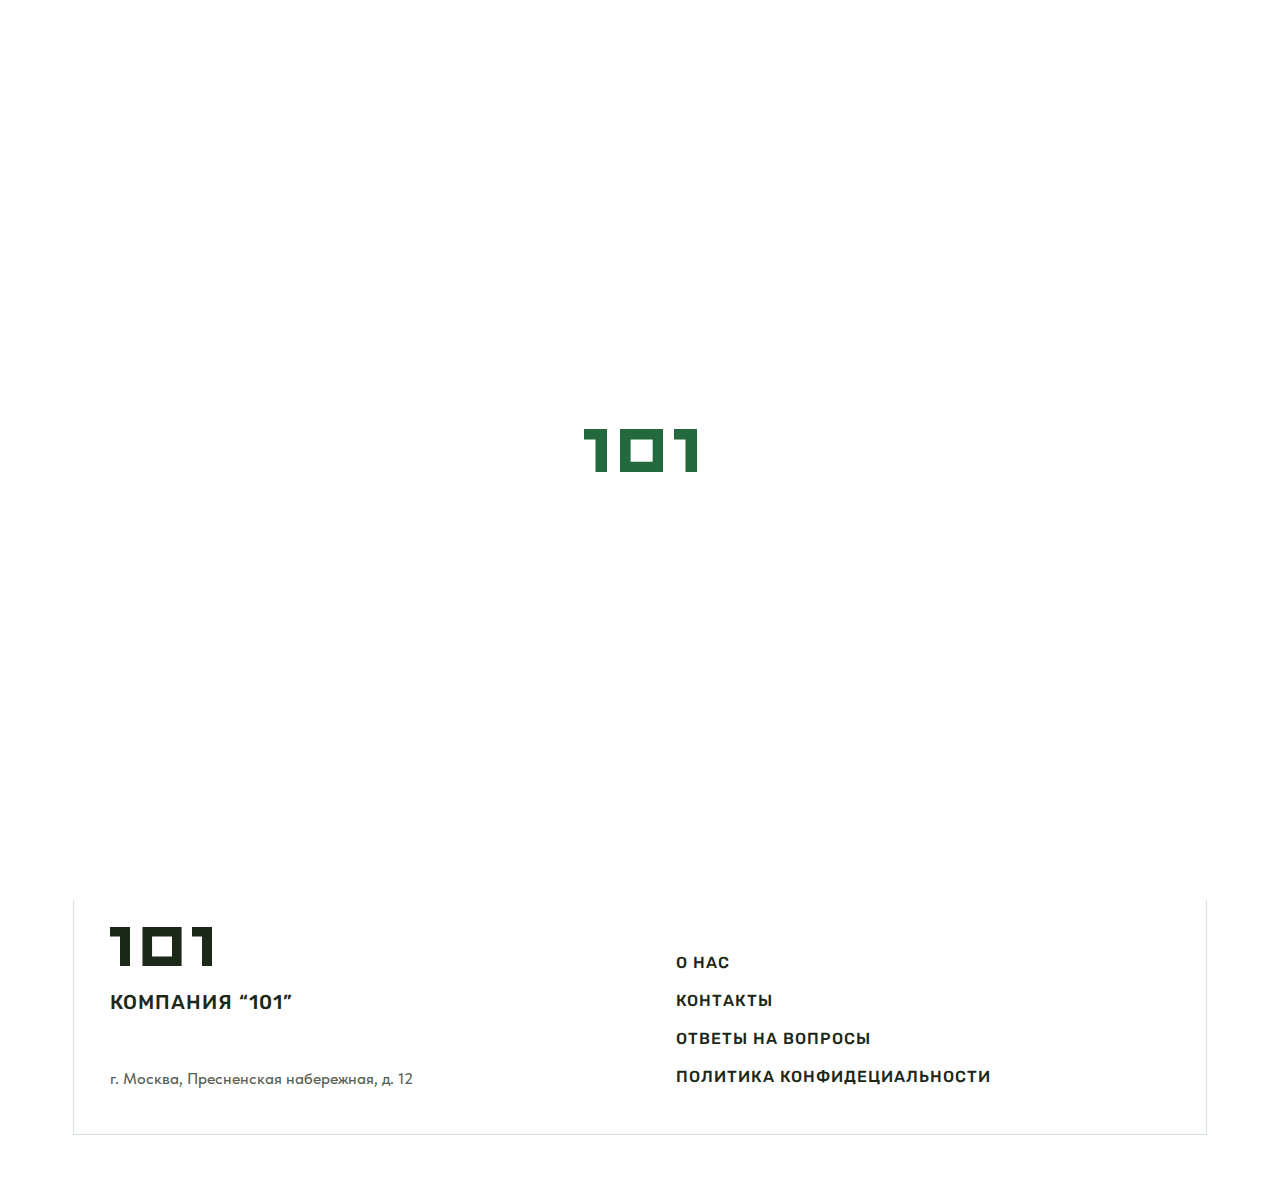
<file: src/pages/contact.html>
<!DOCTYPE html>
<html lang="ru">

<head>
    <meta charset="UTF-8">
    <!-- <meta name="viewport" content="width=device-width, initial-scale=1.0"> -->
    <meta name="viewport" content="width=device-width, user-scalable=no, initial-scale=1.0">
    <link rel="shortcut icon" href="../img/favicon.svg" type="image/x-icon">
    <link rel="shortcut icon" href="../img/favicon.svg" type="image/svg+xml">
    <link rel="stylesheet" href="../css/style.css">
    <link rel="stylesheet" href="../css/button.css">
    <link rel="stylesheet" href="../css/media1920.css">
    <link rel="stylesheet" href="../css/media.css">
    <title>101</title>
</head>

<body class="body body-height">
    <header>
        <div class="header-nav">
            <div class="logo link-element">
                <a href="../../index.html">
                    <svg xmlns="http://www.w3.org/2000/svg" width="60" height="23" viewBox="0 0 60 23" fill="none">
                        <path d="M48 0H60V5.59459V23H54V5.63265H48V0Z" fill="#1C2818" />
                        <path d="M0 0H12V5.59459V23H6V5.63265H0V0Z" fill="#1C2818" />
                        <path fill-rule="evenodd" clip-rule="evenodd"
                            d="M42.1055 0H19.1055V23H42.1055V0ZM36.4691 5.63281H24.7344V17.3675H36.4691V5.63281Z"
                            fill="#1C2818" />
                    </svg>
                </a>
            </div>
    
            <nav>
                <div class="nav-item link-element">
                    <a href="../../index.html">о нас</a>
                </div>
    
                <div class="nav-item nav-item-active link-element">
                    <a href="contact.html">контакты</a>
                </div>
                <div class="nav-item link-element">
                    <a href="question.html">ответы на вопросы</a>
                </div>
            </nav>
        </div>

        <div class="phone-wrap link-element">
            <a class="phone" href="tel:+79691017227">
                +7 (969) 101-72-27
            </a>
            <div class="cube"></div>
        </div>
    </header>

    <main>
        <div class="custom-cursor"></div> <!-- курсор -->

        <div class="preloader hide"> <!-- прелодер -->
            <div class="preloader-wrap">
                <svg xmlns="http://www.w3.org/2000/svg" width="113" height="43" viewBox="0 0 113 43" fill="none">
                    <path fill-rule="evenodd" clip-rule="evenodd" d="M0 0H23V10.4595V43H11.5V10.5306H0V0ZM90 0H113V10.4595V43H101.5V10.5306H90V0ZM36 0H79V43H36V0ZM46.5859 10.6086H68.6863V32.709H46.5859V10.6086Z" fill="#62B480" fill-opacity="0.14"/>
                </svg>
                <div class="load-line">
                    <svg xmlns="http://www.w3.org/2000/svg" width="113" height="43" viewBox="0 0 113 43" fill="none">
                        <g clip-path="url(#clip0_794_17438)">
                        <path fill-rule="evenodd" clip-rule="evenodd" d="M0 0H23V10.4595V43H11.5V10.5306H0V0ZM90 0H113V10.4595V43H101.5V10.5306H90V0ZM36 0H79V43H36V0ZM46.5859 10.6094H68.6863V32.7097H46.5859V10.6094Z" fill="#24683D"/>
                        </g>
                        <defs>
                        <clipPath id="clip0_794_17438">
                        <rect width="113" height="43" fill="white"/>
                        </clipPath>
                        </defs>
                    </svg>
                </div>
            </div>
        </div>

        <div class="burgrer-menu"> <!-- мобильное меню -->
            <div class="burgrer-wrap">
                <div class="items-mobile-wrap">
                    <div class="burgrer-item">
                        <a href="../../index.html">
                            О НАС
                        </a>
                    </div>
    
                    <div class="burgrer-item burgrer-item-active">
                        <a href="../pages/contact.html">
                            КОНТАКТЫ
                        </a>
                    </div>
    
                    <div class="burgrer-item">
                        <a href="../pages/question.html">
                            ОТВЕТЫ НА ВОПРОСЫ
                        </a>
                    </div>
                </div>
                <div class="close-btn">
                    <div class="cross"></div>
                </div>
            </div>
        </div> 
        <div class="burgrer-menu-btn burgrer-menu-btn-active"> <!-- мобильная кнопка -->
            <svg xmlns="http://www.w3.org/2000/svg" width="24" height="24" viewBox="0 0 24 24" fill="none">
                <rect y="7" width="24" height="2" fill="#24683D"/>
                <rect x="8" y="15" width="16" height="2" fill="#24683D"/>
            </svg>
        </div> 
         
        <div class="contact-send"> <!-- Отправилась форма -->
            <div class="contact-send-wrap">
                <svg class="contact-img-top" xmlns="http://www.w3.org/2000/svg" width="1184" height="125" viewBox="0 0 1184 125" fill="none">
                    <g clip-path="url(#clip0_894_18170)">
                    <rect width="486" height="1" transform="matrix(1 0 0 -1 849 81)" fill="#D3E1E1"/>
                    <rect width="122" height="1" transform="matrix(1 0 0 -1 1060 124)" fill="#D3E1E1"/>
                    <rect width="643" height="1" transform="matrix(1 0 0 -1 692 41)" fill="#D3E1E1"/>
                    <rect width="3" height="3" transform="matrix(1 0 0 -1 895 82)" fill="#D3E1E1"/>
                    <rect width="3" height="3" transform="matrix(1 0 0 -1 895 42)" fill="#D3E1E1"/>
                    <rect width="3" height="3" transform="matrix(1 0 0 -1 854 82)" fill="#D3E1E1"/>
                    <rect width="3" height="3" transform="matrix(1 0 0 -1 854 42)" fill="#D3E1E1"/>
                    <rect width="3" height="3" transform="matrix(1 0 0 -1 936 42)" fill="#D3E1E1"/>
                    <rect width="3" height="3" transform="matrix(1 0 0 -1 1141 82)" fill="#D3E1E1"/>
                    <rect width="3" height="3" transform="matrix(1 0 0 -1 977 82)" fill="#D3E1E1"/>
                    <rect width="3" height="3" transform="matrix(1 0 0 -1 1141 42)" fill="#D3E1E1"/>
                    <rect width="3" height="3" transform="matrix(1 0 0 -1 1059 125)" fill="#D3E1E1"/>
                    <rect width="3" height="3" transform="matrix(1 0 0 -1 1018 42)" fill="#D3E1E1"/>
                    <rect width="3" height="3" transform="matrix(1 0 0 -1 772 42)" fill="#D3E1E1"/>
                    <rect width="3" height="3" transform="matrix(1 0 0 -1 1059 82)" fill="#D3E1E1"/>
                    <rect width="3" height="3" transform="matrix(1 0 0 -1 1141 125)" fill="#D3E1E1"/>
                    <rect width="3" height="3" transform="matrix(1 0 0 -1 936 82)" fill="#D3E1E1"/>
                    <rect width="3" height="3" transform="matrix(1 0 0 -1 977 42)" fill="#D3E1E1"/>
                    <rect width="3" height="3" transform="matrix(1 0 0 -1 731 42)" fill="#D3E1E1"/>
                    <rect width="3" height="3" transform="matrix(1 0 0 -1 1182 82)" fill="#D3E1E1"/>
                    <rect width="3" height="3" transform="matrix(1 0 0 -1 1018 82)" fill="#D3E1E1"/>
                    <rect width="3" height="3" transform="matrix(1 0 0 -1 1182 42)" fill="#D3E1E1"/>
                    <rect width="3" height="3" transform="matrix(1 0 0 -1 1100 125)" fill="#D3E1E1"/>
                    <rect width="3" height="3" transform="matrix(1 0 0 -1 1059 42)" fill="#D3E1E1"/>
                    <rect width="3" height="3" transform="matrix(1 0 0 -1 1100 82)" fill="#D3E1E1"/>
                    <rect width="3" height="3" transform="matrix(1 0 0 -1 1182 125)" fill="#D3E1E1"/>
                    <rect width="1" height="149" transform="matrix(1 0 0 -1 978 149)" fill="#D3E1E1"/>
                    <rect width="1" height="198" transform="matrix(1 0 0 -1 1142 198)" fill="#D3E1E1"/>
                    <rect width="1" height="238" transform="matrix(1 0 0 -1 1060 238)" fill="#D3E1E1"/>
                    <rect width="1" height="41" transform="matrix(1 0 0 -1 732 41)" fill="#D3E1E1"/>
                    <rect width="1" height="183" transform="matrix(1 0 0 -1 896 183)" fill="#D3E1E1"/>
                    <rect width="1" height="183" transform="matrix(1 0 0 -1 1019 183)" fill="#D3E1E1"/>
                    <rect width="1" height="74" transform="matrix(1 0 0 -1 691 74)" fill="#D3E1E1"/>
                    <rect width="1" height="44" transform="matrix(1 0 0 -1 650 44)" fill="#D3E1E1"/>
                    <rect width="1" height="278" transform="matrix(1 0 0 -1 1183 278)" fill="#D3E1E1"/>
                    <rect width="1" height="149" transform="matrix(1 0 0 -1 855 149)" fill="#D3E1E1"/>
                    <rect width="1" height="278" transform="matrix(1 0 0 -1 1101 278)" fill="#D3E1E1"/>
                    <rect width="1" height="149" transform="matrix(1 0 0 -1 773 149)" fill="#D3E1E1"/>
                    <rect width="1" height="118" transform="matrix(1 0 0 -1 937 118)" fill="#D3E1E1"/>
                    <rect width="3" height="3" transform="matrix(1 0 0 -1 1059 82)" fill="#80A28C"/>
                    <rect width="3" height="3" transform="matrix(1 0 0 -1 936 42)" fill="#80A28C"/>
                    <rect width="3" height="3" transform="matrix(1 0 0 -1 690 42)" fill="#80A28C"/>
                    <rect x="1143" y="81" width="81" height="1" transform="rotate(-180 1143 81)" fill="url(#paint0_linear_894_18170)"/>
                    <rect x="1020" y="41" width="81" height="1" transform="rotate(-180 1020 41)" fill="url(#paint1_linear_894_18170)"/>
                    <rect x="774" y="41" width="81" height="1" transform="rotate(-180 774 41)" fill="url(#paint2_linear_894_18170)"/>
                    </g>
                    <g clip-path="url(#clip1_894_18170)">
                    <rect x="335" y="81" width="486" height="1" transform="rotate(180 335 81)" fill="#D3E1E1"/>
                    <rect x="124" y="124" width="122" height="1" transform="rotate(180 124 124)" fill="#D3E1E1"/>
                    <rect x="492" y="41" width="643" height="1" transform="rotate(180 492 41)" fill="#D3E1E1"/>
                    <rect x="289" y="82" width="3" height="3" transform="rotate(180 289 82)" fill="#D3E1E1"/>
                    <rect x="289" y="42" width="3" height="3" transform="rotate(180 289 42)" fill="#D3E1E1"/>
                    <rect x="330" y="82" width="3" height="3" transform="rotate(180 330 82)" fill="#D3E1E1"/>
                    <rect x="330" y="42" width="3" height="3" transform="rotate(180 330 42)" fill="#D3E1E1"/>
                    <rect x="248" y="42" width="3" height="3" transform="rotate(180 248 42)" fill="#D3E1E1"/>
                    <rect x="43" y="82" width="3" height="3" transform="rotate(180 43 82)" fill="#D3E1E1"/>
                    <rect x="207" y="82" width="3" height="3" transform="rotate(180 207 82)" fill="#D3E1E1"/>
                    <rect x="43" y="42" width="3" height="3" transform="rotate(180 43 42)" fill="#D3E1E1"/>
                    <rect x="125" y="125" width="3" height="3" transform="rotate(180 125 125)" fill="#D3E1E1"/>
                    <rect x="166" y="42" width="3" height="3" transform="rotate(180 166 42)" fill="#D3E1E1"/>
                    <rect x="412" y="42" width="3" height="3" transform="rotate(180 412 42)" fill="#D3E1E1"/>
                    <rect x="125" y="82" width="3" height="3" transform="rotate(180 125 82)" fill="#D3E1E1"/>
                    <rect x="43" y="125" width="3" height="3" transform="rotate(180 43 125)" fill="#D3E1E1"/>
                    <rect x="248" y="82" width="3" height="3" transform="rotate(180 248 82)" fill="#D3E1E1"/>
                    <rect x="207" y="42" width="3" height="3" transform="rotate(180 207 42)" fill="#D3E1E1"/>
                    <rect x="453" y="42" width="3" height="3" transform="rotate(180 453 42)" fill="#D3E1E1"/>
                    <rect x="2" y="82" width="3" height="3" transform="rotate(180 2 82)" fill="#D3E1E1"/>
                    <rect x="166" y="82" width="3" height="3" transform="rotate(180 166 82)" fill="#D3E1E1"/>
                    <rect x="2" y="42" width="3" height="3" transform="rotate(180 2 42)" fill="#D3E1E1"/>
                    <rect x="84" y="125" width="3" height="3" transform="rotate(180 84 125)" fill="#D3E1E1"/>
                    <rect x="125" y="42" width="3" height="3" transform="rotate(180 125 42)" fill="#D3E1E1"/>
                    <rect x="84" y="82" width="3" height="3" transform="rotate(180 84 82)" fill="#D3E1E1"/>
                    <rect x="2" y="125" width="3" height="3" transform="rotate(180 2 125)" fill="#D3E1E1"/>
                    <rect x="206" y="149" width="1" height="149" transform="rotate(180 206 149)" fill="#D3E1E1"/>
                    <rect x="42" y="198" width="1" height="198" transform="rotate(180 42 198)" fill="#D3E1E1"/>
                    <rect x="124" y="238" width="1" height="238" transform="rotate(180 124 238)" fill="#D3E1E1"/>
                    <rect x="452" y="41" width="1" height="41" transform="rotate(180 452 41)" fill="#D3E1E1"/>
                    <rect x="288" y="183" width="1" height="183" transform="rotate(180 288 183)" fill="#D3E1E1"/>
                    <rect x="165" y="183" width="1" height="183" transform="rotate(180 165 183)" fill="#D3E1E1"/>
                    <rect x="493" y="74" width="1" height="74" transform="rotate(180 493 74)" fill="#D3E1E1"/>
                    <rect x="534" y="44" width="1" height="44" transform="rotate(180 534 44)" fill="#D3E1E1"/>
                    <rect x="1" y="278" width="1" height="278" transform="rotate(180 1 278)" fill="#D3E1E1"/>
                    <rect x="329" y="149" width="1" height="149" transform="rotate(180 329 149)" fill="#D3E1E1"/>
                    <rect x="83" y="278" width="1" height="278" transform="rotate(180 83 278)" fill="#D3E1E1"/>
                    <rect x="411" y="149" width="1" height="149" transform="rotate(180 411 149)" fill="#D3E1E1"/>
                    <rect x="247" y="118" width="1" height="118" transform="rotate(180 247 118)" fill="#D3E1E1"/>
                    <rect x="125" y="82" width="3" height="3" transform="rotate(180 125 82)" fill="#80A28C"/>
                    <rect x="248" y="42" width="3" height="3" transform="rotate(180 248 42)" fill="#80A28C"/>
                    <rect x="494" y="42" width="3" height="3" transform="rotate(180 494 42)" fill="#80A28C"/>
                    <rect width="81" height="1" transform="matrix(1 0 0 -1 41 81)" fill="url(#paint3_linear_894_18170)"/>
                    <rect width="81" height="1" transform="matrix(1 0 0 -1 164 41)" fill="url(#paint4_linear_894_18170)"/>
                    <rect width="81" height="1" transform="matrix(1 0 0 -1 410 41)" fill="url(#paint5_linear_894_18170)"/>
                    </g>
                    <defs>
                    <linearGradient id="paint0_linear_894_18170" x1="1224" y1="81.5001" x2="1142.02" y2="81.4999" gradientUnits="userSpaceOnUse">
                    <stop stop-color="#24683D" stop-opacity="0.54"/>
                    <stop offset="1" stop-color="#D3E1E1" stop-opacity="0"/>
                    </linearGradient>
                    <linearGradient id="paint1_linear_894_18170" x1="1101" y1="41.5001" x2="1019.02" y2="41.4999" gradientUnits="userSpaceOnUse">
                    <stop stop-color="#24683D" stop-opacity="0.54"/>
                    <stop offset="1" stop-color="#D3E1E1" stop-opacity="0"/>
                    </linearGradient>
                    <linearGradient id="paint2_linear_894_18170" x1="855" y1="41.5001" x2="773.024" y2="41.4999" gradientUnits="userSpaceOnUse">
                    <stop stop-color="#24683D" stop-opacity="0.54"/>
                    <stop offset="1" stop-color="#D3E1E1" stop-opacity="0"/>
                    </linearGradient>
                    <linearGradient id="paint3_linear_894_18170" x1="81" y1="0.500069" x2="-0.975906" y2="0.499876" gradientUnits="userSpaceOnUse">
                    <stop stop-color="#24683D" stop-opacity="0.54"/>
                    <stop offset="1" stop-color="#D3E1E1" stop-opacity="0"/>
                    </linearGradient>
                    <linearGradient id="paint4_linear_894_18170" x1="81" y1="0.500069" x2="-0.975906" y2="0.499876" gradientUnits="userSpaceOnUse">
                    <stop stop-color="#24683D" stop-opacity="0.54"/>
                    <stop offset="1" stop-color="#D3E1E1" stop-opacity="0"/>
                    </linearGradient>
                    <linearGradient id="paint5_linear_894_18170" x1="81" y1="0.500069" x2="-0.975906" y2="0.499876" gradientUnits="userSpaceOnUse">
                    <stop stop-color="#24683D" stop-opacity="0.54"/>
                    <stop offset="1" stop-color="#D3E1E1" stop-opacity="0"/>
                    </linearGradient>
                    <clipPath id="clip0_894_18170">
                    <rect width="590" height="125" fill="white" transform="matrix(1 0 0 -1 594 125)"/>
                    </clipPath>
                    <clipPath id="clip1_894_18170">
                    <rect width="594" height="125" fill="white" transform="matrix(-1 0 0 -1 594 125)"/>
                    </clipPath>
                    </defs>
                </svg>
                <svg class="contact-img-top-mobile" xmlns="http://www.w3.org/2000/svg" width="375" height="149" viewBox="0 0 375 149" fill="none">
                    <g clip-path="url(#clip0_932_294)">
                    <rect x="171" y="81" width="486" height="1" transform="rotate(180 171 81)" fill="#D3E1E1"/>
                    <rect x="328" y="41" width="643" height="1" transform="rotate(180 328 41)" fill="#D3E1E1"/>
                    <rect x="125" y="82" width="3" height="3" transform="rotate(180 125 82)" fill="#D3E1E1"/>
                    <rect x="125" y="42" width="3" height="3" transform="rotate(180 125 42)" fill="#D3E1E1"/>
                    <rect x="166" y="82" width="3" height="3" transform="rotate(180 166 82)" fill="#D3E1E1"/>
                    <rect x="166" y="42" width="3" height="3" transform="rotate(180 166 42)" fill="#D3E1E1"/>
                    <rect x="84" y="42" width="3" height="3" transform="rotate(180 84 42)" fill="#D3E1E1"/>
                    <rect x="43" y="82" width="3" height="3" transform="rotate(180 43 82)" fill="#D3E1E1"/>
                    <rect x="2" y="42" width="3" height="3" transform="rotate(180 2 42)" fill="#D3E1E1"/>
                    <rect x="248" y="42" width="3" height="3" transform="rotate(180 248 42)" fill="#D3E1E1"/>
                    <rect x="84" y="82" width="3" height="3" transform="rotate(180 84 82)" fill="#D3E1E1"/>
                    <rect x="43" y="42" width="3" height="3" transform="rotate(180 43 42)" fill="#D3E1E1"/>
                    <rect x="289" y="42" width="3" height="3" transform="rotate(180 289 42)" fill="#D3E1E1"/>
                    <rect x="2" y="82" width="3" height="3" transform="rotate(180 2 82)" fill="#D3E1E1"/>
                    <rect x="42" y="149" width="1" height="149" transform="rotate(180 42 149)" fill="#D3E1E1"/>
                    <rect x="288" y="41" width="1" height="41" transform="rotate(180 288 41)" fill="#D3E1E1"/>
                    <rect x="124" y="125" width="1" height="125" transform="rotate(180 124 125)" fill="#D3E1E1"/>
                    <rect x="1" y="183" width="1" height="183" transform="rotate(180 1 183)" fill="#D3E1E1"/>
                    <rect x="329" y="74" width="1" height="74" transform="rotate(180 329 74)" fill="#D3E1E1"/>
                    <rect x="165" y="104" width="1" height="104" transform="rotate(180 165 104)" fill="#D3E1E1"/>
                    <rect x="247" y="104" width="1" height="104" transform="rotate(180 247 104)" fill="#D3E1E1"/>
                    <rect x="83" y="118" width="1" height="118" transform="rotate(180 83 118)" fill="#D3E1E1"/>
                    <rect x="84" y="42" width="3" height="3" transform="rotate(180 84 42)" fill="#80A28C"/>
                    <rect x="330" y="42" width="3" height="3" transform="rotate(180 330 42)" fill="#80A28C"/>
                    <rect width="81" height="1" transform="matrix(1 0 0 -1 0 41)" fill="url(#paint0_linear_932_294)"/>
                    <rect width="81" height="1" transform="matrix(1 0 0 -1 246 41)" fill="url(#paint1_linear_932_294)"/>
                    </g>
                    <defs>
                    <linearGradient id="paint0_linear_932_294" x1="81" y1="0.500069" x2="-0.975906" y2="0.499876" gradientUnits="userSpaceOnUse">
                    <stop stop-color="#24683D" stop-opacity="0.54"/>
                    <stop offset="1" stop-color="#D3E1E1" stop-opacity="0"/>
                    </linearGradient>
                    <linearGradient id="paint1_linear_932_294" x1="81" y1="0.500069" x2="-0.975906" y2="0.499876" gradientUnits="userSpaceOnUse">
                    <stop stop-color="#24683D" stop-opacity="0.54"/>
                    <stop offset="1" stop-color="#D3E1E1" stop-opacity="0"/>
                    </linearGradient>
                    <clipPath id="clip0_932_294">
                    <rect width="375" height="149" fill="white" transform="matrix(-1 0 0 -1 375 149)"/>
                    </clipPath>
                    </defs>
                </svg>

                <svg class="contact-img-bottom" xmlns="http://www.w3.org/2000/svg" width="1184" height="125" viewBox="0 0 1184 125" fill="none">
                    <g clip-path="url(#clip0_894_18171)">
                    <rect x="849" y="44" width="486" height="1" fill="#D3E1E1"/>
                    <rect x="1060" y="1" width="122" height="1" fill="#D3E1E1"/>
                    <rect x="692" y="84" width="643" height="1" fill="#D3E1E1"/>
                    <rect x="895" y="43" width="3" height="3" fill="#D3E1E1"/>
                    <rect x="895" y="83" width="3" height="3" fill="#D3E1E1"/>
                    <rect x="854" y="43" width="3" height="3" fill="#D3E1E1"/>
                    <rect x="854" y="83" width="3" height="3" fill="#D3E1E1"/>
                    <rect x="936" y="83" width="3" height="3" fill="#D3E1E1"/>
                    <rect x="1141" y="43" width="3" height="3" fill="#D3E1E1"/>
                    <rect x="977" y="43" width="3" height="3" fill="#D3E1E1"/>
                    <rect x="1141" y="83" width="3" height="3" fill="#D3E1E1"/>
                    <rect x="1059" width="3" height="3" fill="#D3E1E1"/>
                    <rect x="1018" y="83" width="3" height="3" fill="#D3E1E1"/>
                    <rect x="772" y="83" width="3" height="3" fill="#D3E1E1"/>
                    <rect x="1059" y="43" width="3" height="3" fill="#D3E1E1"/>
                    <rect x="1141" width="3" height="3" fill="#D3E1E1"/>
                    <rect x="936" y="43" width="3" height="3" fill="#D3E1E1"/>
                    <rect x="977" y="83" width="3" height="3" fill="#D3E1E1"/>
                    <rect x="731" y="83" width="3" height="3" fill="#D3E1E1"/>
                    <rect x="1182" y="43" width="3" height="3" fill="#D3E1E1"/>
                    <rect x="1018" y="43" width="3" height="3" fill="#D3E1E1"/>
                    <rect x="1182" y="83" width="3" height="3" fill="#D3E1E1"/>
                    <rect x="1100" width="3" height="3" fill="#D3E1E1"/>
                    <rect x="1059" y="83" width="3" height="3" fill="#D3E1E1"/>
                    <rect x="1100" y="43" width="3" height="3" fill="#D3E1E1"/>
                    <rect x="1182" width="3" height="3" fill="#D3E1E1"/>
                    <rect x="978" y="-24" width="1" height="149" fill="#D3E1E1"/>
                    <rect x="1142" y="-73" width="1" height="198" fill="#D3E1E1"/>
                    <rect x="1060" y="-113" width="1" height="238" fill="#D3E1E1"/>
                    <rect x="732" y="84" width="1" height="41" fill="#D3E1E1"/>
                    <rect x="896" y="-58" width="1" height="183" fill="#D3E1E1"/>
                    <rect x="1019" y="-58" width="1" height="183" fill="#D3E1E1"/>
                    <rect x="691" y="51" width="1" height="74" fill="#D3E1E1"/>
                    <rect x="650" y="81" width="1" height="44" fill="#D3E1E1"/>
                    <rect x="1183" y="-153" width="1" height="278" fill="#D3E1E1"/>
                    <rect x="855" y="-24" width="1" height="149" fill="#D3E1E1"/>
                    <rect x="1101" y="-153" width="1" height="278" fill="#D3E1E1"/>
                    <rect x="773" y="-24" width="1" height="149" fill="#D3E1E1"/>
                    <rect x="937" y="7" width="1" height="118" fill="#D3E1E1"/>
                    <rect x="1059" y="43" width="3" height="3" fill="#80A28C"/>
                    <rect x="936" y="83" width="3" height="3" fill="#80A28C"/>
                    <rect x="690" y="83" width="3" height="3" fill="#80A28C"/>
                    <rect width="81" height="1" transform="matrix(-1 0 0 1 1143 44)" fill="url(#paint0_linear_894_18171)"/>
                    <rect width="81" height="1" transform="matrix(-1 0 0 1 1020 84)" fill="url(#paint1_linear_894_18171)"/>
                    <rect width="81" height="1" transform="matrix(-1 0 0 1 774 84)" fill="url(#paint2_linear_894_18171)"/>
                    </g>
                    <g clip-path="url(#clip1_894_18171)">
                    <rect width="486" height="1" transform="matrix(-1 0 0 1 335 44)" fill="#D3E1E1"/>
                    <rect width="122" height="1" transform="matrix(-1 0 0 1 124 1)" fill="#D3E1E1"/>
                    <rect width="643" height="1" transform="matrix(-1 0 0 1 492 84)" fill="#D3E1E1"/>
                    <rect width="3" height="3" transform="matrix(-1 0 0 1 289 43)" fill="#D3E1E1"/>
                    <rect width="3" height="3" transform="matrix(-1 0 0 1 289 83)" fill="#D3E1E1"/>
                    <rect width="3" height="3" transform="matrix(-1 0 0 1 330 43)" fill="#D3E1E1"/>
                    <rect width="3" height="3" transform="matrix(-1 0 0 1 330 83)" fill="#D3E1E1"/>
                    <rect width="3" height="3" transform="matrix(-1 0 0 1 248 83)" fill="#D3E1E1"/>
                    <rect width="3" height="3" transform="matrix(-1 0 0 1 43 43)" fill="#D3E1E1"/>
                    <rect width="3" height="3" transform="matrix(-1 0 0 1 207 43)" fill="#D3E1E1"/>
                    <rect width="3" height="3" transform="matrix(-1 0 0 1 43 83)" fill="#D3E1E1"/>
                    <rect width="3" height="3" transform="matrix(-1 0 0 1 125 0)" fill="#D3E1E1"/>
                    <rect width="3" height="3" transform="matrix(-1 0 0 1 166 83)" fill="#D3E1E1"/>
                    <rect width="3" height="3" transform="matrix(-1 0 0 1 412 83)" fill="#D3E1E1"/>
                    <rect width="3" height="3" transform="matrix(-1 0 0 1 125 43)" fill="#D3E1E1"/>
                    <rect width="3" height="3" transform="matrix(-1 0 0 1 43 0)" fill="#D3E1E1"/>
                    <rect width="3" height="3" transform="matrix(-1 0 0 1 248 43)" fill="#D3E1E1"/>
                    <rect width="3" height="3" transform="matrix(-1 0 0 1 207 83)" fill="#D3E1E1"/>
                    <rect width="3" height="3" transform="matrix(-1 0 0 1 453 83)" fill="#D3E1E1"/>
                    <rect width="3" height="3" transform="matrix(-1 0 0 1 2 43)" fill="#D3E1E1"/>
                    <rect width="3" height="3" transform="matrix(-1 0 0 1 166 43)" fill="#D3E1E1"/>
                    <rect width="3" height="3" transform="matrix(-1 0 0 1 2 83)" fill="#D3E1E1"/>
                    <rect width="3" height="3" transform="matrix(-1 0 0 1 84 0)" fill="#D3E1E1"/>
                    <rect width="3" height="3" transform="matrix(-1 0 0 1 125 83)" fill="#D3E1E1"/>
                    <rect width="3" height="3" transform="matrix(-1 0 0 1 84 43)" fill="#D3E1E1"/>
                    <rect width="3" height="3" transform="matrix(-1 0 0 1 2 0)" fill="#D3E1E1"/>
                    <rect width="1" height="149" transform="matrix(-1 0 0 1 206 -24)" fill="#D3E1E1"/>
                    <rect width="1" height="198" transform="matrix(-1 0 0 1 42 -73)" fill="#D3E1E1"/>
                    <rect width="1" height="238" transform="matrix(-1 0 0 1 124 -113)" fill="#D3E1E1"/>
                    <rect width="1" height="41" transform="matrix(-1 0 0 1 452 84)" fill="#D3E1E1"/>
                    <rect width="1" height="183" transform="matrix(-1 0 0 1 288 -58)" fill="#D3E1E1"/>
                    <rect width="1" height="183" transform="matrix(-1 0 0 1 165 -58)" fill="#D3E1E1"/>
                    <rect width="1" height="74" transform="matrix(-1 0 0 1 493 51)" fill="#D3E1E1"/>
                    <rect width="1" height="44" transform="matrix(-1 0 0 1 534 81)" fill="#D3E1E1"/>
                    <rect width="1" height="278" transform="matrix(-1 0 0 1 1 -153)" fill="#D3E1E1"/>
                    <rect width="1" height="149" transform="matrix(-1 0 0 1 329 -24)" fill="#D3E1E1"/>
                    <rect width="1" height="278" transform="matrix(-1 0 0 1 83 -153)" fill="#D3E1E1"/>
                    <rect width="1" height="149" transform="matrix(-1 0 0 1 411 -24)" fill="#D3E1E1"/>
                    <rect width="1" height="118" transform="matrix(-1 0 0 1 247 7)" fill="#D3E1E1"/>
                    <rect width="3" height="3" transform="matrix(-1 0 0 1 125 43)" fill="#80A28C"/>
                    <rect width="3" height="3" transform="matrix(-1 0 0 1 248 83)" fill="#80A28C"/>
                    <rect width="3" height="3" transform="matrix(-1 0 0 1 494 83)" fill="#80A28C"/>
                    <rect x="41" y="44" width="81" height="1" fill="url(#paint3_linear_894_18171)"/>
                    <rect x="164" y="84" width="81" height="1" fill="url(#paint4_linear_894_18171)"/>
                    <rect x="410" y="84" width="81" height="1" fill="url(#paint5_linear_894_18171)"/>
                    </g>
                    <defs>
                    <linearGradient id="paint0_linear_894_18171" x1="81" y1="0.500069" x2="-0.975906" y2="0.499876" gradientUnits="userSpaceOnUse">
                    <stop stop-color="#24683D" stop-opacity="0.54"/>
                    <stop offset="1" stop-color="#D3E1E1" stop-opacity="0"/>
                    </linearGradient>
                    <linearGradient id="paint1_linear_894_18171" x1="81" y1="0.500069" x2="-0.975906" y2="0.499876" gradientUnits="userSpaceOnUse">
                    <stop stop-color="#24683D" stop-opacity="0.54"/>
                    <stop offset="1" stop-color="#D3E1E1" stop-opacity="0"/>
                    </linearGradient>
                    <linearGradient id="paint2_linear_894_18171" x1="81" y1="0.500069" x2="-0.975906" y2="0.499876" gradientUnits="userSpaceOnUse">
                    <stop stop-color="#24683D" stop-opacity="0.54"/>
                    <stop offset="1" stop-color="#D3E1E1" stop-opacity="0"/>
                    </linearGradient>
                    <linearGradient id="paint3_linear_894_18171" x1="122" y1="44.5001" x2="40.0241" y2="44.4999" gradientUnits="userSpaceOnUse">
                    <stop stop-color="#24683D" stop-opacity="0.54"/>
                    <stop offset="1" stop-color="#D3E1E1" stop-opacity="0"/>
                    </linearGradient>
                    <linearGradient id="paint4_linear_894_18171" x1="245" y1="84.5001" x2="163.024" y2="84.4999" gradientUnits="userSpaceOnUse">
                    <stop stop-color="#24683D" stop-opacity="0.54"/>
                    <stop offset="1" stop-color="#D3E1E1" stop-opacity="0"/>
                    </linearGradient>
                    <linearGradient id="paint5_linear_894_18171" x1="491" y1="84.5001" x2="409.024" y2="84.4999" gradientUnits="userSpaceOnUse">
                    <stop stop-color="#24683D" stop-opacity="0.54"/>
                    <stop offset="1" stop-color="#D3E1E1" stop-opacity="0"/>
                    </linearGradient>
                    <clipPath id="clip0_894_18171">
                    <rect width="590" height="125" fill="white" transform="translate(594)"/>
                    </clipPath>
                    <clipPath id="clip1_894_18171">
                    <rect width="594" height="125" fill="white" transform="matrix(-1 0 0 1 594 0)"/>
                    </clipPath>
                    </defs>
                </svg>

                <svg class="contact-img-bottom-mobile" xmlns="http://www.w3.org/2000/svg" width="319" height="149" viewBox="0 0 319 149" fill="none">
                    <g clip-path="url(#clip0_932_258)">
                    <rect x="148" y="68" width="486" height="1" fill="#D3E1E1"/>
                    <rect x="-9" y="108" width="643" height="1" fill="#D3E1E1"/>
                    <rect x="194" y="67" width="3" height="3" fill="#D3E1E1"/>
                    <rect x="194" y="107" width="3" height="3" fill="#D3E1E1"/>
                    <rect x="153" y="67" width="3" height="3" fill="#D3E1E1"/>
                    <rect x="153" y="107" width="3" height="3" fill="#D3E1E1"/>
                    <rect x="235" y="107" width="3" height="3" fill="#D3E1E1"/>
                    <rect x="276" y="67" width="3" height="3" fill="#D3E1E1"/>
                    <rect x="317" y="107" width="3" height="3" fill="#D3E1E1"/>
                    <rect x="71" y="107" width="3" height="3" fill="#D3E1E1"/>
                    <rect x="235" y="67" width="3" height="3" fill="#D3E1E1"/>
                    <rect x="276" y="107" width="3" height="3" fill="#D3E1E1"/>
                    <rect x="30" y="107" width="3" height="3" fill="#D3E1E1"/>
                    <rect x="317" y="67" width="3" height="3" fill="#D3E1E1"/>
                    <rect x="277" width="1" height="149" fill="#D3E1E1"/>
                    <rect x="31" y="108" width="1" height="41" fill="#D3E1E1"/>
                    <rect x="195" y="24" width="1" height="125" fill="#D3E1E1"/>
                    <rect x="318" y="-34" width="1" height="183" fill="#D3E1E1"/>
                    <rect x="154" y="45" width="1" height="104" fill="#D3E1E1"/>
                    <rect x="72" y="45" width="1" height="104" fill="#D3E1E1"/>
                    <rect x="236" y="31" width="1" height="118" fill="#D3E1E1"/>
                    <rect x="235" y="107" width="3" height="3" fill="#80A28C"/>
                    <rect width="81" height="1" transform="matrix(-1 0 0 1 319 108)" fill="url(#paint0_linear_932_258)"/>
                    <rect width="81" height="1" transform="matrix(-1 0 0 1 73 108)" fill="url(#paint1_linear_932_258)"/>
                    </g>
                    <defs>
                    <linearGradient id="paint0_linear_932_258" x1="81" y1="0.500069" x2="-0.975906" y2="0.499876" gradientUnits="userSpaceOnUse">
                    <stop stop-color="#24683D" stop-opacity="0.54"/>
                    <stop offset="1" stop-color="#D3E1E1" stop-opacity="0"/>
                    </linearGradient>
                    <linearGradient id="paint1_linear_932_258" x1="81" y1="0.500069" x2="-0.975906" y2="0.499876" gradientUnits="userSpaceOnUse">
                    <stop stop-color="#24683D" stop-opacity="0.54"/>
                    <stop offset="1" stop-color="#D3E1E1" stop-opacity="0"/>
                    </linearGradient>
                    <clipPath id="clip0_932_258">
                    <rect width="319" height="149" fill="white"/>
                    </clipPath>
                    </defs>
                </svg>

                <div class="contact-send-text link-element">
                    <h1>ВЕРНЕМСЯ С ОТВЕТОМ В БЛИЖАЙШЕЕ ВРЕМЯ</h1>
                    <a href="../../index.html">
                        <button class="main-btn">НА ГЛАВНУЮ</button>
                    </a>
                </div>
            </div>
            
            <footer class="footer-send">
                <div class="links-wrap">
                    <div class="contact-item">
                        <a href="https://telegram.me/company100_1" class="link-element">
                            <div class="bg-square">
                                <svg width="20" height="20" viewBox="0 0 20 20" fill="none" xmlns="http://www.w3.org/2000/svg">
                                    <path d="M9.6401 13.3824C9.02888 13.9616 8.43638 14.5246 7.84121 15.0857C7.31826 15.5786 6.81672 15.4555 6.586 14.7781C6.17406 13.5704 5.76012 12.3626 5.35821 11.1516C5.29334 10.957 5.19772 10.854 4.99576 10.8005C3.885 10.5062 2.77758 10.1979 1.66882 9.89567C1.32041 9.80071 1.1646 9.65293 1.15657 9.40148C1.14855 9.15472 1.28965 9.00225 1.63806 8.87653C6.41614 7.1512 11.1936 5.4232 15.975 3.70523C16.1769 3.63234 16.4197 3.5989 16.6283 3.63434C17.0209 3.70122 17.2362 4.07704 17.1479 4.46825C16.3221 8.13156 15.4962 11.7949 14.6663 15.4568C14.5319 16.05 13.9146 16.2774 13.3877 15.925C12.5003 15.3311 11.6209 14.7259 10.7375 14.1254C10.3797 13.8833 10.0206 13.6406 9.6401 13.3824ZM7.03138 14.1234C7.05211 14.1194 7.07284 14.116 7.09424 14.112C7.11229 14.0358 7.13704 13.9602 7.1464 13.8833C7.21929 13.2788 7.29686 12.6743 7.35705 12.0677C7.37778 11.8617 7.45201 11.7126 7.61384 11.5809C9.57189 9.98395 11.5266 8.38167 13.4813 6.78072C13.7394 6.5694 14.0029 6.3641 14.2503 6.14075C14.3065 6.08992 14.3072 5.97691 14.3333 5.89265C14.2436 5.88262 14.154 5.86724 14.0638 5.86456C14.0357 5.86389 14.0062 5.89465 13.9768 5.91137C11.3688 7.40866 8.76072 8.90528 6.15267 10.4032C5.88584 10.5564 5.84639 10.6607 5.94536 10.9583C6.27371 11.9467 6.60272 12.9351 6.93441 13.9228C6.95782 13.993 6.99861 14.0572 7.03138 14.1234Z" fill="#24683D"/>
                                </svg>
                            </div>
                            <p>TELEGRAM</p>
                        </a>
                    </div>
        
                    <div class="contact-item">
                        <a href="https://wa.me/+79691017227" class="link-element">
                            <div class="bg-square">
                                <svg xmlns="http://www.w3.org/2000/svg" width="20" height="20" viewBox="0 0 20 20" fill="none">
                                    <path d="M18.1839 9.96318C18.1393 14.0561 15.0422 17.5103 10.9531 17.9932C9.41896 18.1744 7.95148 17.9378 6.54378 17.3052C6.43042 17.2546 6.27859 17.2347 6.15905 17.2621C4.8915 17.5521 3.62738 17.855 2.36189 18.1546C1.95449 18.251 1.7848 18.093 1.86861 17.6854C2.12968 16.4175 2.39968 15.151 2.6525 13.8811C2.68136 13.7347 2.66624 13.5528 2.60372 13.4194C0.326255 8.57493 3.23166 2.93029 8.51003 1.95577C12.8939 1.14607 17.117 3.99575 17.9902 8.36703C18.094 8.89088 18.1207 9.43045 18.1839 9.96318ZM4.04234 15.9416C4.82074 15.7596 5.54692 15.5983 6.2676 15.415C6.48332 15.3603 6.66126 15.3822 6.85363 15.484C8.05522 16.1235 9.32827 16.397 10.6941 16.2534C14.2219 15.8821 16.7907 12.6378 16.3235 9.12613C15.8467 5.54471 12.5476 3.08074 8.97789 3.64014C4.82074 4.29118 2.39487 8.71854 4.16463 12.5161C4.47723 13.1863 4.54455 13.7751 4.3515 14.4548C4.21753 14.9274 4.14883 15.417 4.04234 15.9416Z" fill="#24683D"/>
                                    <path d="M12.2103 13.8916C11.0341 13.8615 10.0963 13.4437 9.24028 12.8344C8.04486 11.9836 6.98617 10.9948 6.29777 9.67559C5.95633 9.02045 5.76259 8.31948 5.91716 7.57749C6.05388 6.92371 6.49701 6.46483 7.02258 6.09281C7.27884 5.91159 7.6567 6.01964 7.79685 6.30618C8.05448 6.83412 8.29975 7.37096 8.50654 7.91942C8.56219 8.06577 8.48937 8.28256 8.42341 8.446C8.36502 8.59098 8.23379 8.70655 8.13624 8.8358C7.91364 9.13124 7.87586 9.37401 8.12731 9.64687C8.63433 10.1981 9.16814 10.7281 9.72119 11.2341C9.98844 11.479 10.3148 11.667 10.6315 11.8503C10.9544 12.0363 11.212 12.0144 11.4353 11.7279C11.8297 11.2211 12.2824 11.1418 12.8567 11.3771C13.1872 11.5125 13.5465 11.5761 13.89 11.68C14.351 11.8195 14.509 12.2251 14.2452 12.6203C13.8852 13.1599 13.4812 13.6591 12.8004 13.8109C12.5758 13.8609 12.3435 13.8745 12.2103 13.8916Z" fill="#24683D"/>
                                </svg>
                            </div>
                            <p>WHATSAPP</p>
                        </a>
                    </div>
        
                    <div class="contact-item">
                        <a href="mailto:sales@100-1.tech" class="link-element">
                            <div class="bg-square">
                                <svg xmlns="http://www.w3.org/2000/svg" width="20" height="20" viewBox="0 0 20 20" fill="none">
                                    <path d="M9.99863 17C8.11971 17 6.22986 17 4.35093 17C2.74511 17 1.45608 15.9882 1.09558 14.4485C1.03004 14.1846 1.00819 13.8987 1.00819 13.6237C0.997269 11.2042 0.997269 8.78476 1.00819 6.36528C1.00819 4.63865 2.14429 3.29694 3.83751 3.03299C4.00137 3.011 4.17615 3 4.35093 3C8.11971 3 11.8885 3 15.6573 3C17.3396 3 18.6504 4.09976 18.9563 5.74941C18.9891 5.94737 19 6.15632 19 6.36528C19 8.78476 19 11.2042 19 13.6237C19 15.3504 17.8639 16.6921 16.1707 16.956C15.985 16.989 15.7883 16.989 15.6026 16.989C13.7237 17 11.8557 17 9.99863 17ZM2.63587 6.53024C2.63587 6.61823 2.63587 6.67321 2.63587 6.7282C2.63587 9.02671 2.63587 11.3362 2.63587 13.6347C2.63587 14.6465 3.335 15.3614 4.34001 15.3614C8.10878 15.3614 11.8776 15.3614 15.6463 15.3614C16.6513 15.3614 17.3505 14.6465 17.3505 13.6347C17.3505 11.3362 17.3505 9.02671 17.3505 6.7282C17.3505 6.67321 17.3505 6.61822 17.3396 6.54124C17.2522 6.60723 17.1866 6.66222 17.1211 6.70621C15.5808 7.90495 14.0514 9.11469 12.5112 10.3134C10.9927 11.4902 8.97178 11.4792 7.45335 10.3024C5.91306 9.09269 4.37278 7.88295 2.82157 6.68421C2.77788 6.62922 2.72326 6.59623 2.63587 6.53024ZM16.6732 4.96858C16.3345 4.72663 15.9741 4.64965 15.5917 4.64965C11.8666 4.64965 8.13063 4.64965 4.40555 4.64965C4.27447 4.64965 4.13245 4.66064 4.00137 4.68264C3.76104 4.72663 3.53163 4.80361 3.32408 4.96858C3.3787 5.01257 3.42239 5.04556 3.45517 5.07855C5.09376 6.36528 6.74329 7.652 8.38188 8.93873C9.41966 9.75255 10.5776 9.74156 11.6154 8.92773C12.3473 8.35585 13.0792 7.78398 13.8111 7.2121C14.7615 6.47526 15.701 5.72742 16.6732 4.96858Z" fill="#24683D"/>
                                </svg>
                            </div>
                            <p>sales@100-1.tech</p>
                        </a>
                    </div>
        
                    <div class="contact-item" style="border: none;">
                        <a href="tel:+79691017227" class="link-element">
                            <div class="bg-square">
                                <svg xmlns="http://www.w3.org/2000/svg" width="20" height="20" viewBox="0 0 20 20" fill="none">
                                    <path d="M13.4421 17C11.507 16.9466 9.96419 16.205 8.55585 15.1235C6.58915 13.6135 4.84738 11.8583 3.71483 9.51691C3.15308 8.35409 2.83433 7.10994 3.08865 5.79296C3.31358 4.63257 4.04261 3.81811 4.90728 3.1578C5.32888 2.83614 5.95054 3.02792 6.18112 3.5365C6.60498 4.47356 7.00849 5.42639 7.34871 6.39986C7.44026 6.65962 7.32045 7.04439 7.21194 7.33449C7.11587 7.59182 6.89998 7.79695 6.73948 8.02636C6.37327 8.55072 6.3111 8.98162 6.72479 9.46593C7.55894 10.4443 8.43717 11.3849 9.34706 12.2832C9.78674 12.7177 10.3236 13.0515 10.8447 13.3768C11.3759 13.707 11.7998 13.6681 12.1671 13.1595C12.8159 12.2601 13.5608 12.1193 14.5057 12.5368C15.0494 12.7772 15.6405 12.8901 16.2056 13.0746C16.9641 13.3222 17.224 14.042 16.79 14.7435C16.1977 15.7012 15.5331 16.5873 14.413 16.8568C14.0434 16.9454 13.6614 16.9697 13.4421 17Z" fill="#24683D"/>
                                </svg>
                            </div>
                            <p>+7 (969) 101-72-27</p>
                        </a>
                    </div>
                </div>
        
                <span class="footer-wrap">
                    <div class="footer-left">
                        <svg xmlns="http://www.w3.org/2000/svg" width="102" height="39" viewBox="0 0 102 39" fill="none">
                            <path d="M82 0H102V9.48649V39H92V9.55102H82V0Z" fill="#1C2818"/>
                            <path d="M0 0H20V9.48649V39H10V9.55102H0V0Z" fill="#1C2818"/>
                            <path fill-rule="evenodd" clip-rule="evenodd" d="M71.5805 0H32.4805V39H71.5805V0ZM62.0037 9.55078H42.0547V29.4487H62.0037V9.55078Z" fill="#1C2818"/>
                        </svg>
            
                        <p class="footer-text">КОМПАНИЯ “101”</p>
            
                        <address>г. Москва, Пресненская набережная, д. 12</address>
                    </div>
            
                    <div class="footer-right">
                        <ul>
                            <li class="footer-link link-element">
                                <a href="../../index.html">О НАС</a>
                            </li>
            
                            <li class="footer-link link-element">
                                <a href="../pages/contact.html">КОНТАКТЫ</a>
                            </li>
            
                            <li class="footer-link link-element">
                                <a href="../pages/question.html">ОТВЕТЫ НА ВОПРОСЫ</a>
                            </li>
            
                            <li class="footer-link link-element">
                                <a href="../pages/politics.html">ПОЛИТИКА КОНФИДЕЦИАЛЬНОСТИ</a>
                            </li>
                        </ul>
                    </div>
                </span>
        
                <div class="footer-mobile footer-mobile-margin footer-hidden">
                    <div class="footer-mobile-wrap">
                        <div class="contact-item-mobile">
                            <svg class="img-footer-mobile" xmlns="http://www.w3.org/2000/svg" width="319" height="149" viewBox="0 0 319 149" fill="none">
                                <g clip-path="url(#clip0_932_258)">
                                <rect x="148" y="68" width="486" height="1" fill="#D3E1E1"/>
                                <rect x="-9" y="108" width="643" height="1" fill="#D3E1E1"/>
                                <rect x="194" y="67" width="3" height="3" fill="#D3E1E1"/>
                                <rect x="194" y="107" width="3" height="3" fill="#D3E1E1"/>
                                <rect x="153" y="67" width="3" height="3" fill="#D3E1E1"/>
                                <rect x="153" y="107" width="3" height="3" fill="#D3E1E1"/>
                                <rect x="235" y="107" width="3" height="3" fill="#D3E1E1"/>
                                <rect x="276" y="67" width="3" height="3" fill="#D3E1E1"/>
                                <rect x="317" y="107" width="3" height="3" fill="#D3E1E1"/>
                                <rect x="71" y="107" width="3" height="3" fill="#D3E1E1"/>
                                <rect x="235" y="67" width="3" height="3" fill="#D3E1E1"/>
                                <rect x="276" y="107" width="3" height="3" fill="#D3E1E1"/>
                                <rect x="30" y="107" width="3" height="3" fill="#D3E1E1"/>
                                <rect x="317" y="67" width="3" height="3" fill="#D3E1E1"/>
                                <rect x="277" width="1" height="149" fill="#D3E1E1"/>
                                <rect x="31" y="108" width="1" height="41" fill="#D3E1E1"/>
                                <rect x="195" y="24" width="1" height="125" fill="#D3E1E1"/>
                                <rect x="318" y="-34" width="1" height="183" fill="#D3E1E1"/>
                                <rect x="154" y="45" width="1" height="104" fill="#D3E1E1"/>
                                <rect x="72" y="45" width="1" height="104" fill="#D3E1E1"/>
                                <rect x="236" y="31" width="1" height="118" fill="#D3E1E1"/>
                                <rect x="235" y="107" width="3" height="3" fill="#80A28C"/>
                                <rect width="81" height="1" transform="matrix(-1 0 0 1 319 108)" fill="url(#paint0_linear_932_258)"/>
                                <rect width="81" height="1" transform="matrix(-1 0 0 1 73 108)" fill="url(#paint1_linear_932_258)"/>
                                </g>
                                <defs>
                                <linearGradient id="paint0_linear_932_258" x1="81" y1="0.500069" x2="-0.975906" y2="0.499876" gradientUnits="userSpaceOnUse">
                                <stop stop-color="#24683D" stop-opacity="0.54"/>
                                <stop offset="1" stop-color="#D3E1E1" stop-opacity="0"/>
                                </linearGradient>
                                <linearGradient id="paint1_linear_932_258" x1="81" y1="0.500069" x2="-0.975906" y2="0.499876" gradientUnits="userSpaceOnUse">
                                <stop stop-color="#24683D" stop-opacity="0.54"/>
                                <stop offset="1" stop-color="#D3E1E1" stop-opacity="0"/>
                                </linearGradient>
                                <clipPath id="clip0_932_258">
                                <rect width="319" height="149" fill="white"/>
                                </clipPath>
                                </defs>
                            </svg>
                        </div>
                        
                        <div class="contact-item-mobile">
                            <a href="https://telegram.me/company100_1" class="link-element link-element-mobile">
                                <div class="bg-square">
                                    <svg width="20" height="20" viewBox="0 0 20 20" fill="none" xmlns="http://www.w3.org/2000/svg">
                                        <path d="M9.6401 13.3824C9.02888 13.9616 8.43638 14.5246 7.84121 15.0857C7.31826 15.5786 6.81672 15.4555 6.586 14.7781C6.17406 13.5704 5.76012 12.3626 5.35821 11.1516C5.29334 10.957 5.19772 10.854 4.99576 10.8005C3.885 10.5062 2.77758 10.1979 1.66882 9.89567C1.32041 9.80071 1.1646 9.65293 1.15657 9.40148C1.14855 9.15472 1.28965 9.00225 1.63806 8.87653C6.41614 7.1512 11.1936 5.4232 15.975 3.70523C16.1769 3.63234 16.4197 3.5989 16.6283 3.63434C17.0209 3.70122 17.2362 4.07704 17.1479 4.46825C16.3221 8.13156 15.4962 11.7949 14.6663 15.4568C14.5319 16.05 13.9146 16.2774 13.3877 15.925C12.5003 15.3311 11.6209 14.7259 10.7375 14.1254C10.3797 13.8833 10.0206 13.6406 9.6401 13.3824ZM7.03138 14.1234C7.05211 14.1194 7.07284 14.116 7.09424 14.112C7.11229 14.0358 7.13704 13.9602 7.1464 13.8833C7.21929 13.2788 7.29686 12.6743 7.35705 12.0677C7.37778 11.8617 7.45201 11.7126 7.61384 11.5809C9.57189 9.98395 11.5266 8.38167 13.4813 6.78072C13.7394 6.5694 14.0029 6.3641 14.2503 6.14075C14.3065 6.08992 14.3072 5.97691 14.3333 5.89265C14.2436 5.88262 14.154 5.86724 14.0638 5.86456C14.0357 5.86389 14.0062 5.89465 13.9768 5.91137C11.3688 7.40866 8.76072 8.90528 6.15267 10.4032C5.88584 10.5564 5.84639 10.6607 5.94536 10.9583C6.27371 11.9467 6.60272 12.9351 6.93441 13.9228C6.95782 13.993 6.99861 14.0572 7.03138 14.1234Z" fill="#24683D"/>
                                    </svg>
                                </div>
                                <p>TELEGRAM</p>
                            </a>
                        </div>
            
                        <div class="contact-item-mobile">
                            <a href="https://wa.me/+79691017227" class="link-element link-element-mobile">
                                <div class="bg-square">
                                    <svg xmlns="http://www.w3.org/2000/svg" width="20" height="20" viewBox="0 0 20 20" fill="none">
                                        <path d="M18.1839 9.96318C18.1393 14.0561 15.0422 17.5103 10.9531 17.9932C9.41896 18.1744 7.95148 17.9378 6.54378 17.3052C6.43042 17.2546 6.27859 17.2347 6.15905 17.2621C4.8915 17.5521 3.62738 17.855 2.36189 18.1546C1.95449 18.251 1.7848 18.093 1.86861 17.6854C2.12968 16.4175 2.39968 15.151 2.6525 13.8811C2.68136 13.7347 2.66624 13.5528 2.60372 13.4194C0.326255 8.57493 3.23166 2.93029 8.51003 1.95577C12.8939 1.14607 17.117 3.99575 17.9902 8.36703C18.094 8.89088 18.1207 9.43045 18.1839 9.96318ZM4.04234 15.9416C4.82074 15.7596 5.54692 15.5983 6.2676 15.415C6.48332 15.3603 6.66126 15.3822 6.85363 15.484C8.05522 16.1235 9.32827 16.397 10.6941 16.2534C14.2219 15.8821 16.7907 12.6378 16.3235 9.12613C15.8467 5.54471 12.5476 3.08074 8.97789 3.64014C4.82074 4.29118 2.39487 8.71854 4.16463 12.5161C4.47723 13.1863 4.54455 13.7751 4.3515 14.4548C4.21753 14.9274 4.14883 15.417 4.04234 15.9416Z" fill="#24683D"/>
                                        <path d="M12.2103 13.8916C11.0341 13.8615 10.0963 13.4437 9.24028 12.8344C8.04486 11.9836 6.98617 10.9948 6.29777 9.67559C5.95633 9.02045 5.76259 8.31948 5.91716 7.57749C6.05388 6.92371 6.49701 6.46483 7.02258 6.09281C7.27884 5.91159 7.6567 6.01964 7.79685 6.30618C8.05448 6.83412 8.29975 7.37096 8.50654 7.91942C8.56219 8.06577 8.48937 8.28256 8.42341 8.446C8.36502 8.59098 8.23379 8.70655 8.13624 8.8358C7.91364 9.13124 7.87586 9.37401 8.12731 9.64687C8.63433 10.1981 9.16814 10.7281 9.72119 11.2341C9.98844 11.479 10.3148 11.667 10.6315 11.8503C10.9544 12.0363 11.212 12.0144 11.4353 11.7279C11.8297 11.2211 12.2824 11.1418 12.8567 11.3771C13.1872 11.5125 13.5465 11.5761 13.89 11.68C14.351 11.8195 14.509 12.2251 14.2452 12.6203C13.8852 13.1599 13.4812 13.6591 12.8004 13.8109C12.5758 13.8609 12.3435 13.8745 12.2103 13.8916Z" fill="#24683D"/>
                                    </svg>
                                </div>
                                <p>WHATSAPP</p>
                            </a>
                        </div>
            
                        <div class="contact-item-mobile">
                            <a href="mailto:sales@100-1.tech" class="link-element link-element-mobile">
                                <div class="bg-square">
                                    <svg xmlns="http://www.w3.org/2000/svg" width="20" height="20" viewBox="0 0 20 20" fill="none">
                                        <path d="M9.99863 17C8.11971 17 6.22986 17 4.35093 17C2.74511 17 1.45608 15.9882 1.09558 14.4485C1.03004 14.1846 1.00819 13.8987 1.00819 13.6237C0.997269 11.2042 0.997269 8.78476 1.00819 6.36528C1.00819 4.63865 2.14429 3.29694 3.83751 3.03299C4.00137 3.011 4.17615 3 4.35093 3C8.11971 3 11.8885 3 15.6573 3C17.3396 3 18.6504 4.09976 18.9563 5.74941C18.9891 5.94737 19 6.15632 19 6.36528C19 8.78476 19 11.2042 19 13.6237C19 15.3504 17.8639 16.6921 16.1707 16.956C15.985 16.989 15.7883 16.989 15.6026 16.989C13.7237 17 11.8557 17 9.99863 17ZM2.63587 6.53024C2.63587 6.61823 2.63587 6.67321 2.63587 6.7282C2.63587 9.02671 2.63587 11.3362 2.63587 13.6347C2.63587 14.6465 3.335 15.3614 4.34001 15.3614C8.10878 15.3614 11.8776 15.3614 15.6463 15.3614C16.6513 15.3614 17.3505 14.6465 17.3505 13.6347C17.3505 11.3362 17.3505 9.02671 17.3505 6.7282C17.3505 6.67321 17.3505 6.61822 17.3396 6.54124C17.2522 6.60723 17.1866 6.66222 17.1211 6.70621C15.5808 7.90495 14.0514 9.11469 12.5112 10.3134C10.9927 11.4902 8.97178 11.4792 7.45335 10.3024C5.91306 9.09269 4.37278 7.88295 2.82157 6.68421C2.77788 6.62922 2.72326 6.59623 2.63587 6.53024ZM16.6732 4.96858C16.3345 4.72663 15.9741 4.64965 15.5917 4.64965C11.8666 4.64965 8.13063 4.64965 4.40555 4.64965C4.27447 4.64965 4.13245 4.66064 4.00137 4.68264C3.76104 4.72663 3.53163 4.80361 3.32408 4.96858C3.3787 5.01257 3.42239 5.04556 3.45517 5.07855C5.09376 6.36528 6.74329 7.652 8.38188 8.93873C9.41966 9.75255 10.5776 9.74156 11.6154 8.92773C12.3473 8.35585 13.0792 7.78398 13.8111 7.2121C14.7615 6.47526 15.701 5.72742 16.6732 4.96858Z" fill="#24683D"/>
                                    </svg>
                                </div>
                                <p>sales@100-1.tech</p>
                            </a>
                        </div>
            
                        <div class="contact-item-mobile">
                            <a href="tel:+79691017227" class="link-element link-element-mobile">
                                <div class="bg-square">
                                    <svg xmlns="http://www.w3.org/2000/svg" width="20" height="20" viewBox="0 0 20 20" fill="none">
                                        <path d="M13.4421 17C11.507 16.9466 9.96419 16.205 8.55585 15.1235C6.58915 13.6135 4.84738 11.8583 3.71483 9.51691C3.15308 8.35409 2.83433 7.10994 3.08865 5.79296C3.31358 4.63257 4.04261 3.81811 4.90728 3.1578C5.32888 2.83614 5.95054 3.02792 6.18112 3.5365C6.60498 4.47356 7.00849 5.42639 7.34871 6.39986C7.44026 6.65962 7.32045 7.04439 7.21194 7.33449C7.11587 7.59182 6.89998 7.79695 6.73948 8.02636C6.37327 8.55072 6.3111 8.98162 6.72479 9.46593C7.55894 10.4443 8.43717 11.3849 9.34706 12.2832C9.78674 12.7177 10.3236 13.0515 10.8447 13.3768C11.3759 13.707 11.7998 13.6681 12.1671 13.1595C12.8159 12.2601 13.5608 12.1193 14.5057 12.5368C15.0494 12.7772 15.6405 12.8901 16.2056 13.0746C16.9641 13.3222 17.224 14.042 16.79 14.7435C16.1977 15.7012 15.5331 16.5873 14.413 16.8568C14.0434 16.9454 13.6614 16.9697 13.4421 17Z" fill="#24683D"/>
                                    </svg>
                                </div>
                                <p>+7 (969) 101-72-27</p>
                            </a>
                        </div>
        
                        <div class="footer-right">
                            <ul>
                                <li class="footer-link link-element">
                                    <a href="../../index.html">О НАС</a>
                                </li>
                
                                <li class="footer-link link-element">
                                    <a href="../pages/contact.html">КОНТАКТЫ</a>
                                </li>
                
                                <li class="footer-link link-element">
                                    <a href="../pages/question.html">ОТВЕТЫ НА ВОПРОСЫ</a>
                                </li>
                
                                <li class="footer-link link-element">
                                    <a href="../pages/politics.html">ПОЛИТИКА КОНФИДЕЦИАЛЬНОСТИ</a>
                                </li>
                            </ul>
                        </div>
        
                        <div class="footer-left">
                            <svg xmlns="http://www.w3.org/2000/svg" width="76" height="29" viewBox="0 0 102 39" fill="none">
                                <path d="M82 0H102V9.48649V39H92V9.55102H82V0Z" fill="#1C2818"/>
                                <path d="M0 0H20V9.48649V39H10V9.55102H0V0Z" fill="#1C2818"/>
                                <path fill-rule="evenodd" clip-rule="evenodd" d="M71.5805 0H32.4805V39H71.5805V0ZM62.0037 9.55078H42.0547V29.4487H62.0037V9.55078Z" fill="#1C2818"/>
                            </svg>
                
                            <p class="footer-text">КОМПАНИЯ “101”</p>
                
                            <address>г. Москва, Пресненская набережная, д. 12</address>
                        </div>
                    </div>
                </div>
            </footer>

            <div class="footer-mobile-wrap footer-show" style="background: #fff; padding: 0 28px; margin: -48px 0 0 0; border: none">
                <div class="contact-item-mobile contact-border" style="border-top: 1px solid #D3E1E1;">
                    <a href="https://telegram.me/company100_1" class="link-element link-element-mobile">
                        <div class="bg-square">
                            <svg width="20" height="20" viewBox="0 0 20 20" fill="none" xmlns="http://www.w3.org/2000/svg">
                                <path d="M9.6401 13.3824C9.02888 13.9616 8.43638 14.5246 7.84121 15.0857C7.31826 15.5786 6.81672 15.4555 6.586 14.7781C6.17406 13.5704 5.76012 12.3626 5.35821 11.1516C5.29334 10.957 5.19772 10.854 4.99576 10.8005C3.885 10.5062 2.77758 10.1979 1.66882 9.89567C1.32041 9.80071 1.1646 9.65293 1.15657 9.40148C1.14855 9.15472 1.28965 9.00225 1.63806 8.87653C6.41614 7.1512 11.1936 5.4232 15.975 3.70523C16.1769 3.63234 16.4197 3.5989 16.6283 3.63434C17.0209 3.70122 17.2362 4.07704 17.1479 4.46825C16.3221 8.13156 15.4962 11.7949 14.6663 15.4568C14.5319 16.05 13.9146 16.2774 13.3877 15.925C12.5003 15.3311 11.6209 14.7259 10.7375 14.1254C10.3797 13.8833 10.0206 13.6406 9.6401 13.3824ZM7.03138 14.1234C7.05211 14.1194 7.07284 14.116 7.09424 14.112C7.11229 14.0358 7.13704 13.9602 7.1464 13.8833C7.21929 13.2788 7.29686 12.6743 7.35705 12.0677C7.37778 11.8617 7.45201 11.7126 7.61384 11.5809C9.57189 9.98395 11.5266 8.38167 13.4813 6.78072C13.7394 6.5694 14.0029 6.3641 14.2503 6.14075C14.3065 6.08992 14.3072 5.97691 14.3333 5.89265C14.2436 5.88262 14.154 5.86724 14.0638 5.86456C14.0357 5.86389 14.0062 5.89465 13.9768 5.91137C11.3688 7.40866 8.76072 8.90528 6.15267 10.4032C5.88584 10.5564 5.84639 10.6607 5.94536 10.9583C6.27371 11.9467 6.60272 12.9351 6.93441 13.9228C6.95782 13.993 6.99861 14.0572 7.03138 14.1234Z" fill="#24683D"/>
                            </svg>
                        </div>
                        <p>TELEGRAM</p>
                    </a>
                </div>
    
                <div class="contact-item-mobile contact-border">
                    <a href="https://wa.me/+79691017227" class="link-element link-element-mobile">
                        <div class="bg-square">
                            <svg xmlns="http://www.w3.org/2000/svg" width="20" height="20" viewBox="0 0 20 20" fill="none">
                                <path d="M18.1839 9.96318C18.1393 14.0561 15.0422 17.5103 10.9531 17.9932C9.41896 18.1744 7.95148 17.9378 6.54378 17.3052C6.43042 17.2546 6.27859 17.2347 6.15905 17.2621C4.8915 17.5521 3.62738 17.855 2.36189 18.1546C1.95449 18.251 1.7848 18.093 1.86861 17.6854C2.12968 16.4175 2.39968 15.151 2.6525 13.8811C2.68136 13.7347 2.66624 13.5528 2.60372 13.4194C0.326255 8.57493 3.23166 2.93029 8.51003 1.95577C12.8939 1.14607 17.117 3.99575 17.9902 8.36703C18.094 8.89088 18.1207 9.43045 18.1839 9.96318ZM4.04234 15.9416C4.82074 15.7596 5.54692 15.5983 6.2676 15.415C6.48332 15.3603 6.66126 15.3822 6.85363 15.484C8.05522 16.1235 9.32827 16.397 10.6941 16.2534C14.2219 15.8821 16.7907 12.6378 16.3235 9.12613C15.8467 5.54471 12.5476 3.08074 8.97789 3.64014C4.82074 4.29118 2.39487 8.71854 4.16463 12.5161C4.47723 13.1863 4.54455 13.7751 4.3515 14.4548C4.21753 14.9274 4.14883 15.417 4.04234 15.9416Z" fill="#24683D"/>
                                <path d="M12.2103 13.8916C11.0341 13.8615 10.0963 13.4437 9.24028 12.8344C8.04486 11.9836 6.98617 10.9948 6.29777 9.67559C5.95633 9.02045 5.76259 8.31948 5.91716 7.57749C6.05388 6.92371 6.49701 6.46483 7.02258 6.09281C7.27884 5.91159 7.6567 6.01964 7.79685 6.30618C8.05448 6.83412 8.29975 7.37096 8.50654 7.91942C8.56219 8.06577 8.48937 8.28256 8.42341 8.446C8.36502 8.59098 8.23379 8.70655 8.13624 8.8358C7.91364 9.13124 7.87586 9.37401 8.12731 9.64687C8.63433 10.1981 9.16814 10.7281 9.72119 11.2341C9.98844 11.479 10.3148 11.667 10.6315 11.8503C10.9544 12.0363 11.212 12.0144 11.4353 11.7279C11.8297 11.2211 12.2824 11.1418 12.8567 11.3771C13.1872 11.5125 13.5465 11.5761 13.89 11.68C14.351 11.8195 14.509 12.2251 14.2452 12.6203C13.8852 13.1599 13.4812 13.6591 12.8004 13.8109C12.5758 13.8609 12.3435 13.8745 12.2103 13.8916Z" fill="#24683D"/>
                            </svg>
                        </div>
                        <p>WHATSAPP</p>
                    </a>
                </div>
    
                <div class="contact-item-mobile contact-border">
                    <a href="mailto:sales@100-1.tech" class="link-element link-element-mobile">
                        <div class="bg-square">
                            <svg xmlns="http://www.w3.org/2000/svg" width="20" height="20" viewBox="0 0 20 20" fill="none">
                                <path d="M9.99863 17C8.11971 17 6.22986 17 4.35093 17C2.74511 17 1.45608 15.9882 1.09558 14.4485C1.03004 14.1846 1.00819 13.8987 1.00819 13.6237C0.997269 11.2042 0.997269 8.78476 1.00819 6.36528C1.00819 4.63865 2.14429 3.29694 3.83751 3.03299C4.00137 3.011 4.17615 3 4.35093 3C8.11971 3 11.8885 3 15.6573 3C17.3396 3 18.6504 4.09976 18.9563 5.74941C18.9891 5.94737 19 6.15632 19 6.36528C19 8.78476 19 11.2042 19 13.6237C19 15.3504 17.8639 16.6921 16.1707 16.956C15.985 16.989 15.7883 16.989 15.6026 16.989C13.7237 17 11.8557 17 9.99863 17ZM2.63587 6.53024C2.63587 6.61823 2.63587 6.67321 2.63587 6.7282C2.63587 9.02671 2.63587 11.3362 2.63587 13.6347C2.63587 14.6465 3.335 15.3614 4.34001 15.3614C8.10878 15.3614 11.8776 15.3614 15.6463 15.3614C16.6513 15.3614 17.3505 14.6465 17.3505 13.6347C17.3505 11.3362 17.3505 9.02671 17.3505 6.7282C17.3505 6.67321 17.3505 6.61822 17.3396 6.54124C17.2522 6.60723 17.1866 6.66222 17.1211 6.70621C15.5808 7.90495 14.0514 9.11469 12.5112 10.3134C10.9927 11.4902 8.97178 11.4792 7.45335 10.3024C5.91306 9.09269 4.37278 7.88295 2.82157 6.68421C2.77788 6.62922 2.72326 6.59623 2.63587 6.53024ZM16.6732 4.96858C16.3345 4.72663 15.9741 4.64965 15.5917 4.64965C11.8666 4.64965 8.13063 4.64965 4.40555 4.64965C4.27447 4.64965 4.13245 4.66064 4.00137 4.68264C3.76104 4.72663 3.53163 4.80361 3.32408 4.96858C3.3787 5.01257 3.42239 5.04556 3.45517 5.07855C5.09376 6.36528 6.74329 7.652 8.38188 8.93873C9.41966 9.75255 10.5776 9.74156 11.6154 8.92773C12.3473 8.35585 13.0792 7.78398 13.8111 7.2121C14.7615 6.47526 15.701 5.72742 16.6732 4.96858Z" fill="#24683D"/>
                            </svg>
                        </div>
                        <p>sales@100-1.tech</p>
                    </a>
                </div>
    
                <div class="contact-item-mobile contact-border">
                    <a href="tel:+79691017227" class="link-element link-element-mobile">
                        <div class="bg-square">
                            <svg xmlns="http://www.w3.org/2000/svg" width="20" height="20" viewBox="0 0 20 20" fill="none">
                                <path d="M13.4421 17C11.507 16.9466 9.96419 16.205 8.55585 15.1235C6.58915 13.6135 4.84738 11.8583 3.71483 9.51691C3.15308 8.35409 2.83433 7.10994 3.08865 5.79296C3.31358 4.63257 4.04261 3.81811 4.90728 3.1578C5.32888 2.83614 5.95054 3.02792 6.18112 3.5365C6.60498 4.47356 7.00849 5.42639 7.34871 6.39986C7.44026 6.65962 7.32045 7.04439 7.21194 7.33449C7.11587 7.59182 6.89998 7.79695 6.73948 8.02636C6.37327 8.55072 6.3111 8.98162 6.72479 9.46593C7.55894 10.4443 8.43717 11.3849 9.34706 12.2832C9.78674 12.7177 10.3236 13.0515 10.8447 13.3768C11.3759 13.707 11.7998 13.6681 12.1671 13.1595C12.8159 12.2601 13.5608 12.1193 14.5057 12.5368C15.0494 12.7772 15.6405 12.8901 16.2056 13.0746C16.9641 13.3222 17.224 14.042 16.79 14.7435C16.1977 15.7012 15.5331 16.5873 14.413 16.8568C14.0434 16.9454 13.6614 16.9697 13.4421 17Z" fill="#24683D"/>
                            </svg>
                        </div>
                        <p>+7 (969) 101-72-27</p>
                    </a>
                </div>

                <div class="footer-right" style="border-left: 1px solid #D3E1E1; border-right: 1px solid #D3E1E1;">
                    <ul>
                        <li class="footer-link link-element text-size">
                            <a href="../../index.html">О НАС</a>
                        </li>
        
                        <li class="footer-link link-element text-size">
                            <a href="../pages/contact.html">КОНТАКТЫ</a>
                        </li>
        
                        <li class="footer-link link-element text-size">
                            <a href="../pages/question.html">ОТВЕТЫ НА ВОПРОСЫ</a>
                        </li>
        
                        <li class="footer-link link-element text-size">
                            <a href="../pages/politics.html">ПОЛИТИКА КОНФИДЕЦИАЛЬНОСТИ</a>
                        </li>
                    </ul>
                </div>
                <div class="footer-left" style="border: 1px solid #D3E1E1;
                border-top: none;">
                    <svg xmlns="http://www.w3.org/2000/svg" width="76" height="29" viewBox="0 0 102 39" fill="none">
                        <path d="M82 0H102V9.48649V39H92V9.55102H82V0Z" fill="#1C2818"/>
                        <path d="M0 0H20V9.48649V39H10V9.55102H0V0Z" fill="#1C2818"/>
                        <path fill-rule="evenodd" clip-rule="evenodd" d="M71.5805 0H32.4805V39H71.5805V0ZM62.0037 9.55078H42.0547V29.4487H62.0037V9.55078Z" fill="#1C2818"/>
                    </svg>
        
                    <p class="footer-text">КОМПАНИЯ “101”</p>
        
                    <address style="margin-bottom: 40px;">г. Москва, Пресненская набережная, д. 12</address>
                </div>
            </div>
        </div>

        <style>
            .contact-send-text button div {
                height: 15px;
            }

            .contact-send-text button div span {
                font-family: 'Rubik';
                font-weight: 500;
                font-size: 16px;
                line-height: 18.96px;
            }
            .contact-send-text button div span:nth-child(3) {
                transition-delay: 0.1s;
                margin: 0 0 0 5px;
            }
        </style>

        <section class="form-title">
            <h2>КОНТАКТЫ</h2>
                <form novalidate class="form" id="contactForm" onsubmit="submitForm(event)">
                    <div class="form-wrap">
                        <span class="form-item-wrap">
                            <div class="form-item form-name">
                                <div class="form-border border-top">
                                    <label class="label-wrap"  for="name">
                                        ИМЯ 
                                        <div class="placeholder-name"></div>
                                    </label>
                                    <input class="placeholder form-green-active" onChange={validation} type="tel" name="name" id="name" placeholder="Введите имя">
                                </div>
                            </div>
                    
                            <div class="form-item form-mail">
                                <div class="form-border">
                                    <label class="label-wrap" for="email">
                                        E-MAIL
                                        <div class="placeholder-mail"></div>
                                    </label>
                                    <input class="placeholder form-green-active" type="email" name="email" id="email" placeholder="Введите e-mail">
                                </div>
                            </div>
                    
                            <div class="form-item form-phone ">
                                <div class="form-border">
                                    <label class="label-wrap" for="phone">
                                        ТЕЛЕФОН
                                        <div class="placeholder-phone"></div>
                                    </label>
                                    <input class="placeholder form-green-active" type="text" autocomplete="tel" name="phone" id="phone" placeholder="Введите номер телефона">
                                </div>
                            </div>
                        </span>
                
                        <div class="form-message form-item">
                            <label class="comment" for="message">КОММЕНТАРИЙ</label>
                            <textarea class="placeholder form-green-active" name="message" placeholder="По желанию задайте вопросы, опишите задачу, прикрепите ссылки" id="message"></textarea>
                        </div>
                    </div>

                    <div class="agree-list-wrap">
                        <div class="agree form-agree">
                            <span>
                                <label class="checked" for="agree">
                                    <input class="check-input" type="checkbox" name="agree" id="agree">
                                    <div class="checked-btn">
                                        <div></div>
                                    </div>
                                </label>
                                <p class="agree-text">СОГЛАСЕН НА <a class="link-element" href="../pages/politics.html" target="_blank">ОБРАБОТКУ ПЕРСОНАЛЬНЫХ ДАННЫХ <br>И ПОЛИТИКОЙ КОНФИДЕЦИАЛЬНОСТИ</a></p>
                            </span> 

                            <button class="link-element contact-btn contact-btn-size contact-btn-mobile" type="submit" value="ОТПРАВИТЬ">ОТПРАВИТЬ</button>
                        </div>

                        <div class="error-list">
                            <div class="error-item error-name">
                                <div class="marker">
                                    <svg xmlns="http://www.w3.org/2000/svg" width="20" height="20" viewBox="0 0 20 20" fill="none">
                                        <rect x="5.04883" y="6.46326" width="2" height="12" transform="rotate(-45 5.04883 6.46326)" fill="#BF2845"/>
                                        <rect x="13.5352" y="5.04895" width="2" height="12" transform="rotate(45 13.5352 5.04895)" fill="#BF2845"/>
                                    </svg>
                                </div>
                                <p>
                                    ВВЕДИТЕ ИМЯ
                                </p>
                            </div>

                            <div class="error-item error-mail">
                                <div class="marker">
                                    <svg xmlns="http://www.w3.org/2000/svg" width="20" height="20" viewBox="0 0 20 20" fill="none">
                                        <rect x="5.04883" y="6.46326" width="2" height="12" transform="rotate(-45 5.04883 6.46326)" fill="#BF2845"/>
                                        <rect x="13.5352" y="5.04895" width="2" height="12" transform="rotate(45 13.5352 5.04895)" fill="#BF2845"/>
                                    </svg>
                                </div>
                                <p>
                                    ВВЕДИТЕ E-MAIL
                                </p>
                            </div>

                            <div class="error-item error-phone">
                                <div class="marker">
                                    <svg xmlns="http://www.w3.org/2000/svg" width="20" height="20" viewBox="0 0 20 20" fill="none">
                                        <rect x="5.04883" y="6.46326" width="2" height="12" transform="rotate(-45 5.04883 6.46326)" fill="#BF2845"/>
                                        <rect x="13.5352" y="5.04895" width="2" height="12" transform="rotate(45 13.5352 5.04895)" fill="#BF2845"/>
                                    </svg>
                                </div>
                                <p>
                                    ВВЕДИТЕ НОМЕР ТЕЛЕФОНА
                                </p>
                            </div>

                            <div class="error-item error-agree">
                                <div class="marker">
                                    <svg xmlns="http://www.w3.org/2000/svg" width="20" height="20" viewBox="0 0 20 20" fill="none">
                                        <rect x="5.04883" y="6.46326" width="2" height="12" transform="rotate(-45 5.04883 6.46326)" fill="#BF2845"/>
                                        <rect x="13.5352" y="5.04895" width="2" height="12" transform="rotate(45 13.5352 5.04895)" fill="#BF2845"/>
                                    </svg>
                                </div>
                                <p>
                                    ТРЕБУЕТСЯ СОГЛАСИЕ
                                </p>
                            </div>
                        </div>
                    </div>
                </form>
        </section>
    </main>

    <footer class="contact-footer">
        <div class="links-wrap">
            <div class="contact-item">
                <a href="https://telegram.me/company100_1" class="link-element">
                    <div class="bg-square">
                        <svg width="20" height="20" viewBox="0 0 20 20" fill="none" xmlns="http://www.w3.org/2000/svg">
                            <path d="M9.6401 13.3824C9.02888 13.9616 8.43638 14.5246 7.84121 15.0857C7.31826 15.5786 6.81672 15.4555 6.586 14.7781C6.17406 13.5704 5.76012 12.3626 5.35821 11.1516C5.29334 10.957 5.19772 10.854 4.99576 10.8005C3.885 10.5062 2.77758 10.1979 1.66882 9.89567C1.32041 9.80071 1.1646 9.65293 1.15657 9.40148C1.14855 9.15472 1.28965 9.00225 1.63806 8.87653C6.41614 7.1512 11.1936 5.4232 15.975 3.70523C16.1769 3.63234 16.4197 3.5989 16.6283 3.63434C17.0209 3.70122 17.2362 4.07704 17.1479 4.46825C16.3221 8.13156 15.4962 11.7949 14.6663 15.4568C14.5319 16.05 13.9146 16.2774 13.3877 15.925C12.5003 15.3311 11.6209 14.7259 10.7375 14.1254C10.3797 13.8833 10.0206 13.6406 9.6401 13.3824ZM7.03138 14.1234C7.05211 14.1194 7.07284 14.116 7.09424 14.112C7.11229 14.0358 7.13704 13.9602 7.1464 13.8833C7.21929 13.2788 7.29686 12.6743 7.35705 12.0677C7.37778 11.8617 7.45201 11.7126 7.61384 11.5809C9.57189 9.98395 11.5266 8.38167 13.4813 6.78072C13.7394 6.5694 14.0029 6.3641 14.2503 6.14075C14.3065 6.08992 14.3072 5.97691 14.3333 5.89265C14.2436 5.88262 14.154 5.86724 14.0638 5.86456C14.0357 5.86389 14.0062 5.89465 13.9768 5.91137C11.3688 7.40866 8.76072 8.90528 6.15267 10.4032C5.88584 10.5564 5.84639 10.6607 5.94536 10.9583C6.27371 11.9467 6.60272 12.9351 6.93441 13.9228C6.95782 13.993 6.99861 14.0572 7.03138 14.1234Z" fill="#24683D"/>
                        </svg>
                    </div>
                    <p>TELEGRAM</p>
                </a>
            </div>

            <div class="contact-item">
                <a href="https://wa.me/+79691017227" class="link-element">
                    <div class="bg-square">
                        <svg xmlns="http://www.w3.org/2000/svg" width="20" height="20" viewBox="0 0 20 20" fill="none">
                            <path d="M18.1839 9.96318C18.1393 14.0561 15.0422 17.5103 10.9531 17.9932C9.41896 18.1744 7.95148 17.9378 6.54378 17.3052C6.43042 17.2546 6.27859 17.2347 6.15905 17.2621C4.8915 17.5521 3.62738 17.855 2.36189 18.1546C1.95449 18.251 1.7848 18.093 1.86861 17.6854C2.12968 16.4175 2.39968 15.151 2.6525 13.8811C2.68136 13.7347 2.66624 13.5528 2.60372 13.4194C0.326255 8.57493 3.23166 2.93029 8.51003 1.95577C12.8939 1.14607 17.117 3.99575 17.9902 8.36703C18.094 8.89088 18.1207 9.43045 18.1839 9.96318ZM4.04234 15.9416C4.82074 15.7596 5.54692 15.5983 6.2676 15.415C6.48332 15.3603 6.66126 15.3822 6.85363 15.484C8.05522 16.1235 9.32827 16.397 10.6941 16.2534C14.2219 15.8821 16.7907 12.6378 16.3235 9.12613C15.8467 5.54471 12.5476 3.08074 8.97789 3.64014C4.82074 4.29118 2.39487 8.71854 4.16463 12.5161C4.47723 13.1863 4.54455 13.7751 4.3515 14.4548C4.21753 14.9274 4.14883 15.417 4.04234 15.9416Z" fill="#24683D"/>
                            <path d="M12.2103 13.8916C11.0341 13.8615 10.0963 13.4437 9.24028 12.8344C8.04486 11.9836 6.98617 10.9948 6.29777 9.67559C5.95633 9.02045 5.76259 8.31948 5.91716 7.57749C6.05388 6.92371 6.49701 6.46483 7.02258 6.09281C7.27884 5.91159 7.6567 6.01964 7.79685 6.30618C8.05448 6.83412 8.29975 7.37096 8.50654 7.91942C8.56219 8.06577 8.48937 8.28256 8.42341 8.446C8.36502 8.59098 8.23379 8.70655 8.13624 8.8358C7.91364 9.13124 7.87586 9.37401 8.12731 9.64687C8.63433 10.1981 9.16814 10.7281 9.72119 11.2341C9.98844 11.479 10.3148 11.667 10.6315 11.8503C10.9544 12.0363 11.212 12.0144 11.4353 11.7279C11.8297 11.2211 12.2824 11.1418 12.8567 11.3771C13.1872 11.5125 13.5465 11.5761 13.89 11.68C14.351 11.8195 14.509 12.2251 14.2452 12.6203C13.8852 13.1599 13.4812 13.6591 12.8004 13.8109C12.5758 13.8609 12.3435 13.8745 12.2103 13.8916Z" fill="#24683D"/>
                        </svg>
                    </div>
                    <p>WHATSAPP</p>
                </a>
            </div>

            <div class="contact-item">
                <a href="mailto:sales@100-1.tech" class="link-element">
                    <div class="bg-square">
                        <svg xmlns="http://www.w3.org/2000/svg" width="20" height="20" viewBox="0 0 20 20" fill="none">
                            <path d="M9.99863 17C8.11971 17 6.22986 17 4.35093 17C2.74511 17 1.45608 15.9882 1.09558 14.4485C1.03004 14.1846 1.00819 13.8987 1.00819 13.6237C0.997269 11.2042 0.997269 8.78476 1.00819 6.36528C1.00819 4.63865 2.14429 3.29694 3.83751 3.03299C4.00137 3.011 4.17615 3 4.35093 3C8.11971 3 11.8885 3 15.6573 3C17.3396 3 18.6504 4.09976 18.9563 5.74941C18.9891 5.94737 19 6.15632 19 6.36528C19 8.78476 19 11.2042 19 13.6237C19 15.3504 17.8639 16.6921 16.1707 16.956C15.985 16.989 15.7883 16.989 15.6026 16.989C13.7237 17 11.8557 17 9.99863 17ZM2.63587 6.53024C2.63587 6.61823 2.63587 6.67321 2.63587 6.7282C2.63587 9.02671 2.63587 11.3362 2.63587 13.6347C2.63587 14.6465 3.335 15.3614 4.34001 15.3614C8.10878 15.3614 11.8776 15.3614 15.6463 15.3614C16.6513 15.3614 17.3505 14.6465 17.3505 13.6347C17.3505 11.3362 17.3505 9.02671 17.3505 6.7282C17.3505 6.67321 17.3505 6.61822 17.3396 6.54124C17.2522 6.60723 17.1866 6.66222 17.1211 6.70621C15.5808 7.90495 14.0514 9.11469 12.5112 10.3134C10.9927 11.4902 8.97178 11.4792 7.45335 10.3024C5.91306 9.09269 4.37278 7.88295 2.82157 6.68421C2.77788 6.62922 2.72326 6.59623 2.63587 6.53024ZM16.6732 4.96858C16.3345 4.72663 15.9741 4.64965 15.5917 4.64965C11.8666 4.64965 8.13063 4.64965 4.40555 4.64965C4.27447 4.64965 4.13245 4.66064 4.00137 4.68264C3.76104 4.72663 3.53163 4.80361 3.32408 4.96858C3.3787 5.01257 3.42239 5.04556 3.45517 5.07855C5.09376 6.36528 6.74329 7.652 8.38188 8.93873C9.41966 9.75255 10.5776 9.74156 11.6154 8.92773C12.3473 8.35585 13.0792 7.78398 13.8111 7.2121C14.7615 6.47526 15.701 5.72742 16.6732 4.96858Z" fill="#24683D"/>
                        </svg>
                    </div>
                    <p>sales@100-1.tech</p>
                </a>

                <div class="footer-right footer-right-item">
                    <ul>
                        <li class="footer-link link-element">
                            <a href="../../index.html">О НАС</a>
                        </li>
        
                        <li class="footer-link link-element">
                            <a href="../pages/contact.html">КОНТАКТЫ</a>
                        </li>
        
                        <li class="footer-link link-element">
                            <a href="../pages/question.html">ОТВЕТЫ НА ВОПРОСЫ</a>
                        </li>
        
                        <li class="footer-link link-element">
                            <a href="../pages/politics.html">ПОЛИТИКА КОНФИДЕЦИАЛЬНОСТИ</a>
                        </li>
                    </ul>
                </div>
            </div>

            <!-- <div class="contact-item">
                <a href="mailto:sales@100-1.tech" class="link-element">
                    <div class="bg-square">
                        <svg xmlns="http://www.w3.org/2000/svg" width="20" height="20" viewBox="0 0 20 20" fill="none">
                            <path d="M9.99863 17C8.11971 17 6.22986 17 4.35093 17C2.74511 17 1.45608 15.9882 1.09558 14.4485C1.03004 14.1846 1.00819 13.8987 1.00819 13.6237C0.997269 11.2042 0.997269 8.78476 1.00819 6.36528C1.00819 4.63865 2.14429 3.29694 3.83751 3.03299C4.00137 3.011 4.17615 3 4.35093 3C8.11971 3 11.8885 3 15.6573 3C17.3396 3 18.6504 4.09976 18.9563 5.74941C18.9891 5.94737 19 6.15632 19 6.36528C19 8.78476 19 11.2042 19 13.6237C19 15.3504 17.8639 16.6921 16.1707 16.956C15.985 16.989 15.7883 16.989 15.6026 16.989C13.7237 17 11.8557 17 9.99863 17ZM2.63587 6.53024C2.63587 6.61823 2.63587 6.67321 2.63587 6.7282C2.63587 9.02671 2.63587 11.3362 2.63587 13.6347C2.63587 14.6465 3.335 15.3614 4.34001 15.3614C8.10878 15.3614 11.8776 15.3614 15.6463 15.3614C16.6513 15.3614 17.3505 14.6465 17.3505 13.6347C17.3505 11.3362 17.3505 9.02671 17.3505 6.7282C17.3505 6.67321 17.3505 6.61822 17.3396 6.54124C17.2522 6.60723 17.1866 6.66222 17.1211 6.70621C15.5808 7.90495 14.0514 9.11469 12.5112 10.3134C10.9927 11.4902 8.97178 11.4792 7.45335 10.3024C5.91306 9.09269 4.37278 7.88295 2.82157 6.68421C2.77788 6.62922 2.72326 6.59623 2.63587 6.53024ZM16.6732 4.96858C16.3345 4.72663 15.9741 4.64965 15.5917 4.64965C11.8666 4.64965 8.13063 4.64965 4.40555 4.64965C4.27447 4.64965 4.13245 4.66064 4.00137 4.68264C3.76104 4.72663 3.53163 4.80361 3.32408 4.96858C3.3787 5.01257 3.42239 5.04556 3.45517 5.07855C5.09376 6.36528 6.74329 7.652 8.38188 8.93873C9.41966 9.75255 10.5776 9.74156 11.6154 8.92773C12.3473 8.35585 13.0792 7.78398 13.8111 7.2121C14.7615 6.47526 15.701 5.72742 16.6732 4.96858Z" fill="#24683D"/>
                        </svg>
                    </div>
                    <p>sales@100-1.tech</p>
                </a>
            </div> -->

            <div class="contact-item" style="border: none;">
                <a href="tel:+79691017227" class="link-element">
                    <div class="bg-square">
                        <svg xmlns="http://www.w3.org/2000/svg" width="20" height="20" viewBox="0 0 20 20" fill="none">
                            <path d="M13.4421 17C11.507 16.9466 9.96419 16.205 8.55585 15.1235C6.58915 13.6135 4.84738 11.8583 3.71483 9.51691C3.15308 8.35409 2.83433 7.10994 3.08865 5.79296C3.31358 4.63257 4.04261 3.81811 4.90728 3.1578C5.32888 2.83614 5.95054 3.02792 6.18112 3.5365C6.60498 4.47356 7.00849 5.42639 7.34871 6.39986C7.44026 6.65962 7.32045 7.04439 7.21194 7.33449C7.11587 7.59182 6.89998 7.79695 6.73948 8.02636C6.37327 8.55072 6.3111 8.98162 6.72479 9.46593C7.55894 10.4443 8.43717 11.3849 9.34706 12.2832C9.78674 12.7177 10.3236 13.0515 10.8447 13.3768C11.3759 13.707 11.7998 13.6681 12.1671 13.1595C12.8159 12.2601 13.5608 12.1193 14.5057 12.5368C15.0494 12.7772 15.6405 12.8901 16.2056 13.0746C16.9641 13.3222 17.224 14.042 16.79 14.7435C16.1977 15.7012 15.5331 16.5873 14.413 16.8568C14.0434 16.9454 13.6614 16.9697 13.4421 17Z" fill="#24683D"/>
                        </svg>
                    </div>
                    <p>+7 (969) 101-72-27</p>
                </a>
            </div>
        </div>

        <span class="footer-wrap">
            <div class="footer-left">
                <svg xmlns="http://www.w3.org/2000/svg" width="102" height="39" viewBox="0 0 102 39" fill="none">
                    <path d="M82 0H102V9.48649V39H92V9.55102H82V0Z" fill="#1C2818"/>
                    <path d="M0 0H20V9.48649V39H10V9.55102H0V0Z" fill="#1C2818"/>
                    <path fill-rule="evenodd" clip-rule="evenodd" d="M71.5805 0H32.4805V39H71.5805V0ZM62.0037 9.55078H42.0547V29.4487H62.0037V9.55078Z" fill="#1C2818"/>
                </svg>
    
                <p class="footer-text">КОМПАНИЯ “101”</p>
    
                <address>г. Москва, Пресненская набережная, д. 12</address>
            </div>
    
            <!-- <div class="footer-right">
                <ul>
                    <li class="footer-link link-element">
                        <a href="../../index.html">О НАС</a>
                    </li>
    
                    <li class="footer-link link-element">
                        <a href="../pages/contact.html">КОНТАКТЫ</a>
                    </li>
    
                    <li class="footer-link link-element">
                        <a href="../pages/question.html">ОТВЕТЫ НА ВОПРОСЫ</a>
                    </li>
    
                    <li class="footer-link link-element">
                        <a href="../pages/politics.html">ПОЛИТИКА КОНФИДЕЦИАЛЬНОСТИ</a>
                    </li>
                </ul>
            </div> -->
        </span>

        <div class="footer-mobile footer-mobile-margin footer-hidden">
            <div class="footer-mobile-wrap">
                <div class="contact-item-mobile">
                    <svg class="img-footer-mobile" style="top: -107px;" xmlns="http://www.w3.org/2000/svg" width="319" height="107" viewBox="0 0 319 107" fill="none">
                        <g clip-path="url(#clip0_982_2760)">
                        <rect x="154" y="26" width="480" height="1" fill="#D3E1E1"/>
                        <rect x="-9" y="66" width="643" height="1" fill="#D3E1E1"/>
                        <rect x="194" y="25" width="3" height="3" fill="#D3E1E1"/>
                        <rect x="194" y="65" width="3" height="3" fill="#D3E1E1"/>
                        <rect x="153" y="25" width="3" height="3" fill="#D3E1E1"/>
                        <rect x="153" y="65" width="3" height="3" fill="#D3E1E1"/>
                        <rect x="235" y="65" width="3" height="3" fill="#D3E1E1"/>
                        <rect x="276" y="25" width="3" height="3" fill="#D3E1E1"/>
                        <rect x="317" y="65" width="3" height="3" fill="#D3E1E1"/>
                        <rect x="71" y="65" width="3" height="3" fill="#D3E1E1"/>
                        <rect x="235" y="25" width="3" height="3" fill="#D3E1E1"/>
                        <rect x="276" y="65" width="3" height="3" fill="#D3E1E1"/>
                        <rect x="30" y="65" width="3" height="3" fill="#D3E1E1"/>
                        <rect x="317" y="25" width="3" height="3" fill="#D3E1E1"/>
                        <rect x="277" y="11" width="1" height="96" fill="#D3E1E1"/>
                        <rect x="31" y="66" width="1" height="41" fill="#D3E1E1"/>
                        <rect x="195" y="-18" width="1" height="125" fill="#D3E1E1"/>
                        <rect x="318" y="-76" width="1" height="183" fill="#D3E1E1"/>
                        <rect x="154" y="27" width="1" height="80" fill="#D3E1E1"/>
                        <rect x="72" y="26" width="1" height="81" fill="#D3E1E1"/>
                        <rect x="236" y="26" width="1" height="81" fill="#D3E1E1"/>
                        <rect x="235" y="65" width="3" height="3" fill="#80A28C"/>
                        <rect width="81" height="1" transform="matrix(-1 0 0 1 319 66)" fill="url(#paint0_linear_982_2760)"/>
                        <rect width="81" height="1" transform="matrix(-1 0 0 1 73 66)" fill="url(#paint1_linear_982_2760)"/>
                        </g>
                        <defs>
                        <linearGradient id="paint0_linear_982_2760" x1="81" y1="0.500069" x2="-0.975906" y2="0.499876" gradientUnits="userSpaceOnUse">
                        <stop stop-color="#24683D" stop-opacity="0.54"/>
                        <stop offset="1" stop-color="#D3E1E1" stop-opacity="0"/>
                        </linearGradient>
                        <linearGradient id="paint1_linear_982_2760" x1="81" y1="0.500069" x2="-0.975906" y2="0.499876" gradientUnits="userSpaceOnUse">
                        <stop stop-color="#24683D" stop-opacity="0.54"/>
                        <stop offset="1" stop-color="#D3E1E1" stop-opacity="0"/>
                        </linearGradient>
                        <clipPath id="clip0_982_2760">
                        <rect width="319" height="107" fill="white"/>
                        </clipPath>
                        </defs>
                    </svg>
                </div>
                
                <div class="contact-item-mobile">
                    <a href="https://telegram.me/company100_1" class="link-element link-element-mobile">
                        <div class="bg-square">
                            <svg width="20" height="20" viewBox="0 0 20 20" fill="none" xmlns="http://www.w3.org/2000/svg">
                                <path d="M9.6401 13.3824C9.02888 13.9616 8.43638 14.5246 7.84121 15.0857C7.31826 15.5786 6.81672 15.4555 6.586 14.7781C6.17406 13.5704 5.76012 12.3626 5.35821 11.1516C5.29334 10.957 5.19772 10.854 4.99576 10.8005C3.885 10.5062 2.77758 10.1979 1.66882 9.89567C1.32041 9.80071 1.1646 9.65293 1.15657 9.40148C1.14855 9.15472 1.28965 9.00225 1.63806 8.87653C6.41614 7.1512 11.1936 5.4232 15.975 3.70523C16.1769 3.63234 16.4197 3.5989 16.6283 3.63434C17.0209 3.70122 17.2362 4.07704 17.1479 4.46825C16.3221 8.13156 15.4962 11.7949 14.6663 15.4568C14.5319 16.05 13.9146 16.2774 13.3877 15.925C12.5003 15.3311 11.6209 14.7259 10.7375 14.1254C10.3797 13.8833 10.0206 13.6406 9.6401 13.3824ZM7.03138 14.1234C7.05211 14.1194 7.07284 14.116 7.09424 14.112C7.11229 14.0358 7.13704 13.9602 7.1464 13.8833C7.21929 13.2788 7.29686 12.6743 7.35705 12.0677C7.37778 11.8617 7.45201 11.7126 7.61384 11.5809C9.57189 9.98395 11.5266 8.38167 13.4813 6.78072C13.7394 6.5694 14.0029 6.3641 14.2503 6.14075C14.3065 6.08992 14.3072 5.97691 14.3333 5.89265C14.2436 5.88262 14.154 5.86724 14.0638 5.86456C14.0357 5.86389 14.0062 5.89465 13.9768 5.91137C11.3688 7.40866 8.76072 8.90528 6.15267 10.4032C5.88584 10.5564 5.84639 10.6607 5.94536 10.9583C6.27371 11.9467 6.60272 12.9351 6.93441 13.9228C6.95782 13.993 6.99861 14.0572 7.03138 14.1234Z" fill="#24683D"/>
                            </svg>
                        </div>
                        <p>TELEGRAM</p>
                    </a>
                </div>
    
                <div class="contact-item-mobile">
                    <a href="https://wa.me/+79691017227" class="link-element link-element-mobile">
                        <div class="bg-square">
                            <svg xmlns="http://www.w3.org/2000/svg" width="20" height="20" viewBox="0 0 20 20" fill="none">
                                <path d="M18.1839 9.96318C18.1393 14.0561 15.0422 17.5103 10.9531 17.9932C9.41896 18.1744 7.95148 17.9378 6.54378 17.3052C6.43042 17.2546 6.27859 17.2347 6.15905 17.2621C4.8915 17.5521 3.62738 17.855 2.36189 18.1546C1.95449 18.251 1.7848 18.093 1.86861 17.6854C2.12968 16.4175 2.39968 15.151 2.6525 13.8811C2.68136 13.7347 2.66624 13.5528 2.60372 13.4194C0.326255 8.57493 3.23166 2.93029 8.51003 1.95577C12.8939 1.14607 17.117 3.99575 17.9902 8.36703C18.094 8.89088 18.1207 9.43045 18.1839 9.96318ZM4.04234 15.9416C4.82074 15.7596 5.54692 15.5983 6.2676 15.415C6.48332 15.3603 6.66126 15.3822 6.85363 15.484C8.05522 16.1235 9.32827 16.397 10.6941 16.2534C14.2219 15.8821 16.7907 12.6378 16.3235 9.12613C15.8467 5.54471 12.5476 3.08074 8.97789 3.64014C4.82074 4.29118 2.39487 8.71854 4.16463 12.5161C4.47723 13.1863 4.54455 13.7751 4.3515 14.4548C4.21753 14.9274 4.14883 15.417 4.04234 15.9416Z" fill="#24683D"/>
                                <path d="M12.2103 13.8916C11.0341 13.8615 10.0963 13.4437 9.24028 12.8344C8.04486 11.9836 6.98617 10.9948 6.29777 9.67559C5.95633 9.02045 5.76259 8.31948 5.91716 7.57749C6.05388 6.92371 6.49701 6.46483 7.02258 6.09281C7.27884 5.91159 7.6567 6.01964 7.79685 6.30618C8.05448 6.83412 8.29975 7.37096 8.50654 7.91942C8.56219 8.06577 8.48937 8.28256 8.42341 8.446C8.36502 8.59098 8.23379 8.70655 8.13624 8.8358C7.91364 9.13124 7.87586 9.37401 8.12731 9.64687C8.63433 10.1981 9.16814 10.7281 9.72119 11.2341C9.98844 11.479 10.3148 11.667 10.6315 11.8503C10.9544 12.0363 11.212 12.0144 11.4353 11.7279C11.8297 11.2211 12.2824 11.1418 12.8567 11.3771C13.1872 11.5125 13.5465 11.5761 13.89 11.68C14.351 11.8195 14.509 12.2251 14.2452 12.6203C13.8852 13.1599 13.4812 13.6591 12.8004 13.8109C12.5758 13.8609 12.3435 13.8745 12.2103 13.8916Z" fill="#24683D"/>
                            </svg>
                        </div>
                        <p>WHATSAPP</p>
                    </a>
                </div>
    
                <div class="contact-item-mobile">
                    <a href="mailto:sales@100-1.tech" class="link-element link-element-mobile">
                        <div class="bg-square">
                            <svg xmlns="http://www.w3.org/2000/svg" width="20" height="20" viewBox="0 0 20 20" fill="none">
                                <path d="M9.99863 17C8.11971 17 6.22986 17 4.35093 17C2.74511 17 1.45608 15.9882 1.09558 14.4485C1.03004 14.1846 1.00819 13.8987 1.00819 13.6237C0.997269 11.2042 0.997269 8.78476 1.00819 6.36528C1.00819 4.63865 2.14429 3.29694 3.83751 3.03299C4.00137 3.011 4.17615 3 4.35093 3C8.11971 3 11.8885 3 15.6573 3C17.3396 3 18.6504 4.09976 18.9563 5.74941C18.9891 5.94737 19 6.15632 19 6.36528C19 8.78476 19 11.2042 19 13.6237C19 15.3504 17.8639 16.6921 16.1707 16.956C15.985 16.989 15.7883 16.989 15.6026 16.989C13.7237 17 11.8557 17 9.99863 17ZM2.63587 6.53024C2.63587 6.61823 2.63587 6.67321 2.63587 6.7282C2.63587 9.02671 2.63587 11.3362 2.63587 13.6347C2.63587 14.6465 3.335 15.3614 4.34001 15.3614C8.10878 15.3614 11.8776 15.3614 15.6463 15.3614C16.6513 15.3614 17.3505 14.6465 17.3505 13.6347C17.3505 11.3362 17.3505 9.02671 17.3505 6.7282C17.3505 6.67321 17.3505 6.61822 17.3396 6.54124C17.2522 6.60723 17.1866 6.66222 17.1211 6.70621C15.5808 7.90495 14.0514 9.11469 12.5112 10.3134C10.9927 11.4902 8.97178 11.4792 7.45335 10.3024C5.91306 9.09269 4.37278 7.88295 2.82157 6.68421C2.77788 6.62922 2.72326 6.59623 2.63587 6.53024ZM16.6732 4.96858C16.3345 4.72663 15.9741 4.64965 15.5917 4.64965C11.8666 4.64965 8.13063 4.64965 4.40555 4.64965C4.27447 4.64965 4.13245 4.66064 4.00137 4.68264C3.76104 4.72663 3.53163 4.80361 3.32408 4.96858C3.3787 5.01257 3.42239 5.04556 3.45517 5.07855C5.09376 6.36528 6.74329 7.652 8.38188 8.93873C9.41966 9.75255 10.5776 9.74156 11.6154 8.92773C12.3473 8.35585 13.0792 7.78398 13.8111 7.2121C14.7615 6.47526 15.701 5.72742 16.6732 4.96858Z" fill="#24683D"/>
                            </svg>
                        </div>
                        <p>sales@100-1.tech</p>
                    </a>
                </div>
    
                <div class="contact-item-mobile">
                    <a href="tel:+79691017227" class="link-element link-element-mobile">
                        <div class="bg-square">
                            <svg xmlns="http://www.w3.org/2000/svg" width="20" height="20" viewBox="0 0 20 20" fill="none">
                                <path d="M13.4421 17C11.507 16.9466 9.96419 16.205 8.55585 15.1235C6.58915 13.6135 4.84738 11.8583 3.71483 9.51691C3.15308 8.35409 2.83433 7.10994 3.08865 5.79296C3.31358 4.63257 4.04261 3.81811 4.90728 3.1578C5.32888 2.83614 5.95054 3.02792 6.18112 3.5365C6.60498 4.47356 7.00849 5.42639 7.34871 6.39986C7.44026 6.65962 7.32045 7.04439 7.21194 7.33449C7.11587 7.59182 6.89998 7.79695 6.73948 8.02636C6.37327 8.55072 6.3111 8.98162 6.72479 9.46593C7.55894 10.4443 8.43717 11.3849 9.34706 12.2832C9.78674 12.7177 10.3236 13.0515 10.8447 13.3768C11.3759 13.707 11.7998 13.6681 12.1671 13.1595C12.8159 12.2601 13.5608 12.1193 14.5057 12.5368C15.0494 12.7772 15.6405 12.8901 16.2056 13.0746C16.9641 13.3222 17.224 14.042 16.79 14.7435C16.1977 15.7012 15.5331 16.5873 14.413 16.8568C14.0434 16.9454 13.6614 16.9697 13.4421 17Z" fill="#24683D"/>
                            </svg>
                        </div>
                        <p>+7 (969) 101-72-27</p>
                    </a>
                </div>

                <div class="footer-right">
                    <ul>
                        <li class="footer-link link-element">
                            <a href="../../index.html">О НАС</a>
                        </li>
        
                        <li class="footer-link link-element">
                            <a href="../pages/contact.html">КОНТАКТЫ</a>
                        </li>
        
                        <li class="footer-link link-element">
                            <a href="../pages/question.html">ОТВЕТЫ НА ВОПРОСЫ</a>
                        </li>
        
                        <li class="footer-link link-element">
                            <a href="../pages/politics.html">ПОЛИТИКА КОНФИДЕЦИАЛЬНОСТИ</a>
                        </li>
                    </ul>
                </div>

                <div class="footer-left">
                    <svg xmlns="http://www.w3.org/2000/svg" width="76" height="29" viewBox="0 0 102 39" fill="none">
                        <path d="M82 0H102V9.48649V39H92V9.55102H82V0Z" fill="#1C2818"/>
                        <path d="M0 0H20V9.48649V39H10V9.55102H0V0Z" fill="#1C2818"/>
                        <path fill-rule="evenodd" clip-rule="evenodd" d="M71.5805 0H32.4805V39H71.5805V0ZM62.0037 9.55078H42.0547V29.4487H62.0037V9.55078Z" fill="#1C2818"/>
                    </svg>
        
                    <p class="footer-text">КОМПАНИЯ “101”</p>
        
                    <address>г. Москва, Пресненская набережная, д. 12</address>
                </div>
            </div>
        </div>
    </footer>

    <script src="../js/script.js"></script>
    <script src="../js/form.js"></script>

    <script>
        document.querySelectorAll('button').forEach(button => button.innerHTML = '<div><span>' + button.textContent.trim().split('').join('</span><span>') + '</span></div>');
    </script>
</body>

</html>
</file>
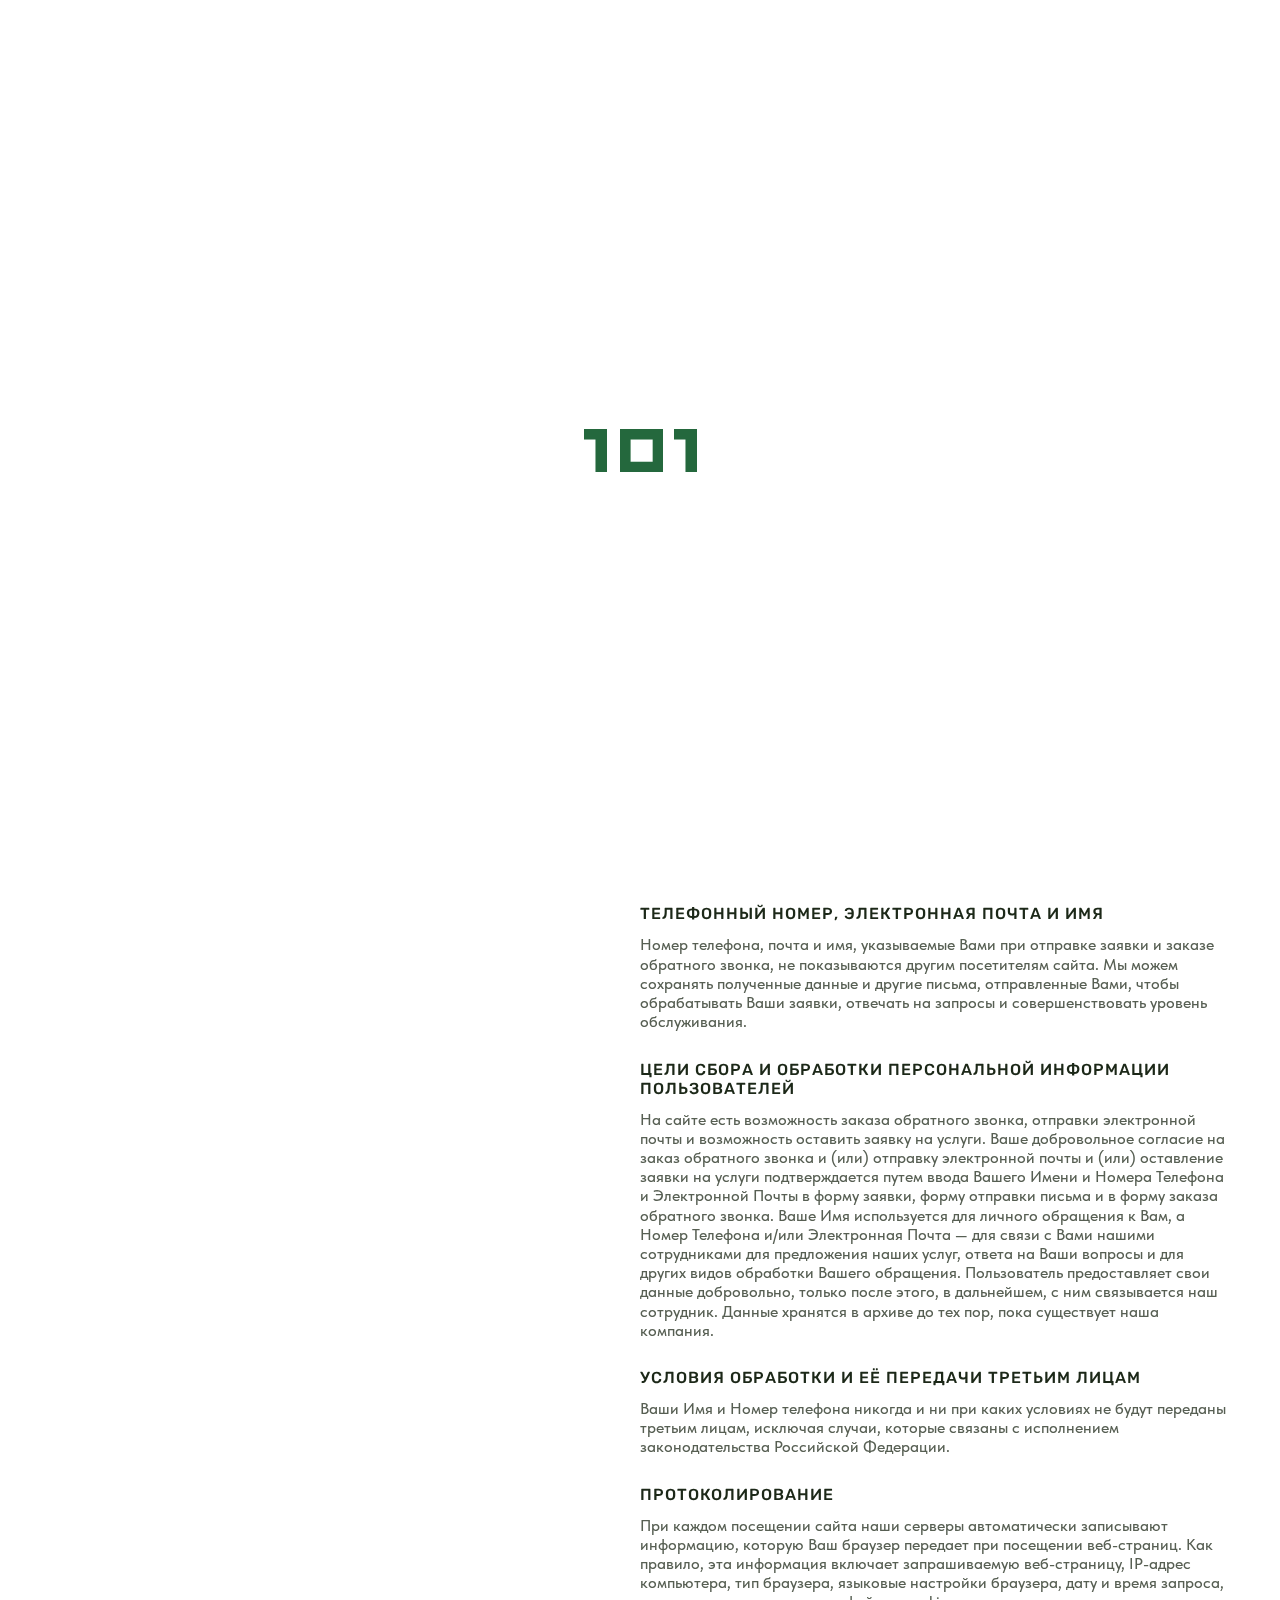
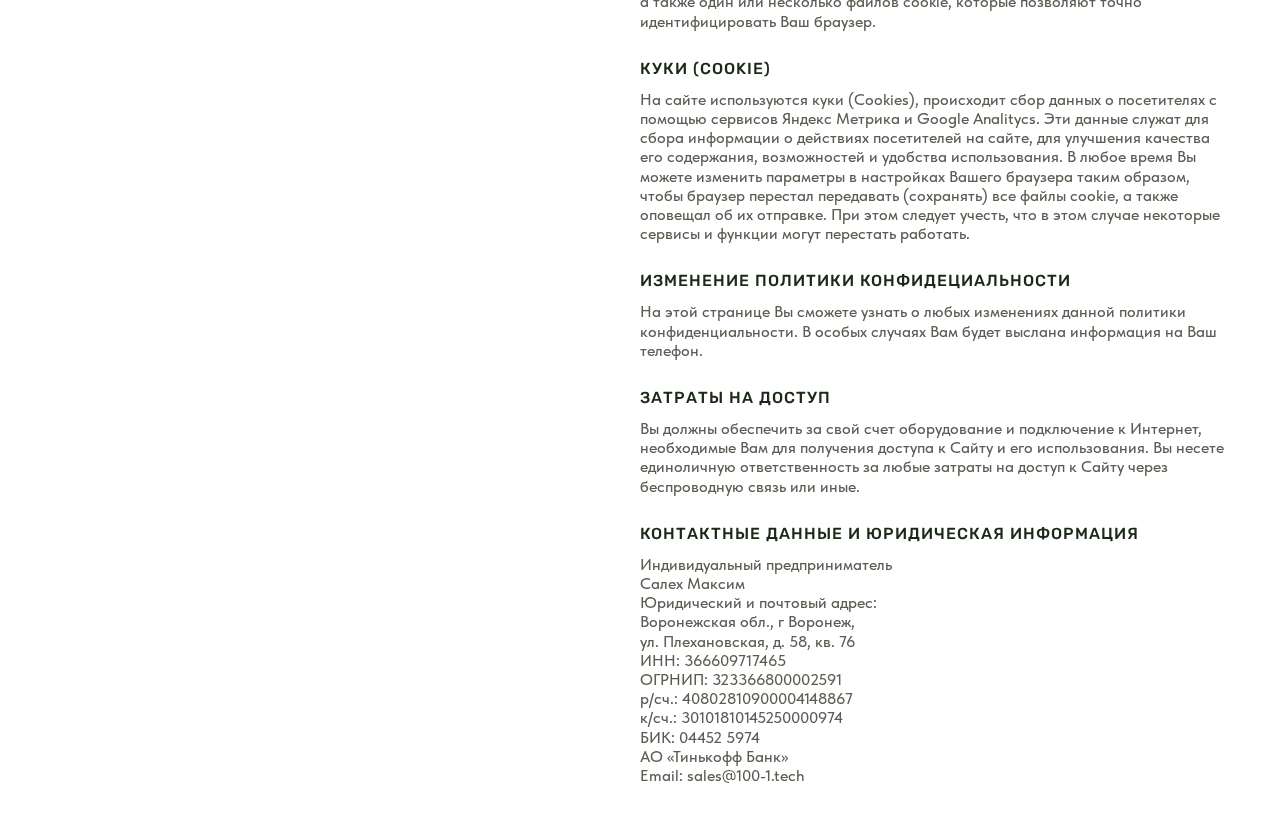
<file: src/pages/politics.html>
<!DOCTYPE html>
<html lang="ru">

<head>
    <meta charset="UTF-8">
    <!-- <meta name="viewport" content="width=device-width, initial-scale=1.0"> -->
    <meta name="viewport" content="width=device-width, user-scalable=no, initial-scale=1.0">
    <link rel="shortcut icon" href="../img/favicon.svg" type="image/x-icon">
    <link rel="shortcut icon" href="../img/favicon.svg" type="image/svg+xml">
    <link rel="stylesheet" href="../css/style.css">
    <link rel="stylesheet" href="../css/button.css">
    <link rel="stylesheet" href="../css/media1920.css">
    <link rel="stylesheet" href="../css/media.css">
    <title>101</title>
</head>

<body class="body body-height">
    <header>
        <div class="header-nav">
            <div class="logo link-element">
                <a href="../../index.html">
                    <svg xmlns="http://www.w3.org/2000/svg" width="60" height="23" viewBox="0 0 60 23" fill="none">
                        <path d="M48 0H60V5.59459V23H54V5.63265H48V0Z" fill="#1C2818" />
                        <path d="M0 0H12V5.59459V23H6V5.63265H0V0Z" fill="#1C2818" />
                        <path fill-rule="evenodd" clip-rule="evenodd"
                            d="M42.1055 0H19.1055V23H42.1055V0ZM36.4691 5.63281H24.7344V17.3675H36.4691V5.63281Z"
                            fill="#1C2818" />
                    </svg>
                </a>
            </div>

            <nav>
                <div class="nav-item link-element">
                    <a href="../../index.html">о нас</a>
                </div>

                <div class="nav-item link-element">
                    <a href="contact.html">контакты</a>
                </div>
                <div class="nav-item link-element">
                    <a href="question.html">ответы на вопросы</a>
                </div>
            </nav>
        </div>

        <div class="phone-wrap link-element">
            <a class="phone" href="tel:+79925625678">
                +7 (992) 562-56-78
            </a>
            <div class="cube"></div>
        </div>
    </header>

    <div class="politics-bg-wrap"></div> <!-- фон -->

    <main>
        <div class="custom-cursor"></div> <!-- курсор -->
        <div class="preloader hide"> <!-- прелодер -->
            <div class="preloader-wrap">
                <svg xmlns="http://www.w3.org/2000/svg" width="113" height="43" viewBox="0 0 113 43" fill="none">
                    <path fill-rule="evenodd" clip-rule="evenodd"
                        d="M0 0H23V10.4595V43H11.5V10.5306H0V0ZM90 0H113V10.4595V43H101.5V10.5306H90V0ZM36 0H79V43H36V0ZM46.5859 10.6086H68.6863V32.709H46.5859V10.6086Z"
                        fill="#62B480" fill-opacity="0.14" />
                </svg>
                <div class="load-line">
                    <svg xmlns="http://www.w3.org/2000/svg" width="113" height="43" viewBox="0 0 113 43" fill="none">
                        <g clip-path="url(#clip0_794_17438)">
                            <path fill-rule="evenodd" clip-rule="evenodd"
                                d="M0 0H23V10.4595V43H11.5V10.5306H0V0ZM90 0H113V10.4595V43H101.5V10.5306H90V0ZM36 0H79V43H36V0ZM46.5859 10.6094H68.6863V32.7097H46.5859V10.6094Z"
                                fill="#24683D" />
                        </g>
                        <defs>
                            <clipPath id="clip0_794_17438">
                                <rect width="113" height="43" fill="white" />
                            </clipPath>
                        </defs>
                    </svg>
                </div>
            </div>
        </div>
        <div class="burgrer-menu"> <!-- мобильное меню -->
            <div class="burgrer-wrap">
                <div class="items-mobile-wrap">
                    <div class="burgrer-item">
                        <a href="../../index.html">
                            О НАС
                        </a>
                    </div>
    
                    <div class="burgrer-item">
                        <a href="../pages/contact.html">
                            КОНТАКТЫ
                        </a>
                    </div>
    
                    <div class="burgrer-item">
                        <a href="../pages/question.html">
                            ОТВЕТЫ НА ВОПРОСЫ
                        </a>
                    </div>
                </div>
                <div class="close-btn">
                    <div class="cross"></div>
                </div>
            </div>
        </div> 
        <div class="burgrer-menu-btn burgrer-menu-btn-active"> <!-- мобильная кнопка -->
            <svg xmlns="http://www.w3.org/2000/svg" width="24" height="24" viewBox="0 0 24 24" fill="none">
                <rect y="7" width="24" height="2" fill="#24683D"/>
                <rect x="8" y="15" width="16" height="2" fill="#24683D"/>
            </svg>
        </div> 
        <style>
            .items-mobile-wrap {
                padding: 13px 0 0 0;
            }
        </style>
        <section class="question politics">
            <svg class="screen-svg-bottom question-bottom-svg" xmlns="http://www.w3.org/2000/svg" width="489" height="278" viewBox="0 0 489 278" fill="none">
                <g clip-path="url(#clip0_794_16551)">
                <rect width="3" height="3" transform="matrix(-1 0 0 1 408 236)" fill="#D3E1E1"/>
                <rect width="561" height="1" transform="matrix(-1 0 0 1 324 197)" fill="#D3E1E1"/>
                <rect width="122" height="1" transform="matrix(-1 0 0 1 38 154)" fill="#D3E1E1"/>
                <rect width="643" height="1" transform="matrix(-1 0 0 1 406 237)" fill="#D3E1E1"/>
                <rect width="3" height="3" transform="matrix(-1 0 0 1 203 196)" fill="#D3E1E1"/>
                <rect width="3" height="3" transform="matrix(-1 0 0 1 203 236)" fill="#D3E1E1"/>
                <rect width="3" height="3" transform="matrix(-1 0 0 1 244 196)" fill="#D3E1E1"/>
                <rect width="3" height="3" transform="matrix(-1 0 0 1 244 236)" fill="#D3E1E1"/>
                <rect width="3" height="3" transform="matrix(-1 0 0 1 162 236)" fill="#D3E1E1"/>
                <rect width="3" height="3" transform="matrix(-1 0 0 1 121 196)" fill="#D3E1E1"/>
                <rect width="3" height="3" transform="matrix(-1 0 0 1 39 153)" fill="#D3E1E1"/>
                <rect width="3" height="3" transform="matrix(-1 0 0 1 80 236)" fill="#D3E1E1"/>
                <rect width="3" height="3" transform="matrix(-1 0 0 1 326 236)" fill="#D3E1E1"/>
                <rect width="3" height="3" transform="matrix(-1 0 0 1 39 196)" fill="#D3E1E1"/>
                <rect width="3" height="3" transform="matrix(-1 0 0 1 162 196)" fill="#D3E1E1"/>
                <rect width="3" height="3" transform="matrix(-1 0 0 1 121 236)" fill="#D3E1E1"/>
                <rect width="3" height="3" transform="matrix(-1 0 0 1 367 236)" fill="#D3E1E1"/>
                <rect width="3" height="3" transform="matrix(-1 0 0 1 80 196)" fill="#D3E1E1"/>
                <rect width="3" height="3" transform="matrix(-1 0 0 1 39 236)" fill="#D3E1E1"/>
                <rect width="1" height="149" transform="matrix(-1 0 0 1 120 129)" fill="#D3E1E1"/>
                <rect width="1" height="149" transform="matrix(-1 0 0 1 448 129)" fill="#D3E1E1"/>
                <rect width="1" height="238" transform="matrix(-1 0 0 1 38 40)" fill="#D3E1E1"/>
                <rect width="1" height="41" transform="matrix(-1 0 0 1 366 237)" fill="#D3E1E1"/>
                <rect width="1" height="183" transform="matrix(-1 0 0 1 202 95)" fill="#D3E1E1"/>
                <rect width="1" height="183" transform="matrix(-1 0 0 1 79 95)" fill="#D3E1E1"/>
                <rect width="1" height="74" transform="matrix(-1 0 0 1 407 204)" fill="#D3E1E1"/>
                <rect width="1" height="149" transform="matrix(-1 0 0 1 243 129)" fill="#D3E1E1"/>
                <rect width="1" height="149" transform="matrix(-1 0 0 1 325 129)" fill="#D3E1E1"/>
                <rect width="1" height="118" transform="matrix(-1 0 0 1 161 160)" fill="#D3E1E1"/>
                <rect width="1" height="118" transform="matrix(-1 0 0 1 489 160)" fill="#D3E1E1"/>
                <rect width="3" height="3" transform="matrix(-1 0 0 1 39 196)" fill="#80A28C"/>
                <rect width="3" height="3" transform="matrix(-1 0 0 1 162 236)" fill="#80A28C"/>
                <rect width="3" height="3" transform="matrix(-1 0 0 1 408 236)" fill="#80A28C"/>
                <rect x="-45" y="197" width="81" height="1" fill="url(#paint0_linear_794_16551)"/>
                <rect x="78" y="237" width="81" height="1" fill="url(#paint1_linear_794_16551)"/>
                <rect x="324" y="237" width="81" height="1" fill="url(#paint2_linear_794_16551)"/>
                </g>
                <defs>
                <linearGradient id="paint0_linear_794_16551" x1="36" y1="197.5" x2="-45.9759" y2="197.5" gradientUnits="userSpaceOnUse">
                <stop stop-color="#24683D" stop-opacity="0.54"/>
                <stop offset="1" stop-color="#D3E1E1" stop-opacity="0"/>
                </linearGradient>
                <linearGradient id="paint1_linear_794_16551" x1="159" y1="237.5" x2="77.0241" y2="237.5" gradientUnits="userSpaceOnUse">
                <stop stop-color="#24683D" stop-opacity="0.54"/>
                <stop offset="1" stop-color="#D3E1E1" stop-opacity="0"/>
                </linearGradient>
                <linearGradient id="paint2_linear_794_16551" x1="405" y1="237.5" x2="323.024" y2="237.5" gradientUnits="userSpaceOnUse">
                <stop stop-color="#24683D" stop-opacity="0.54"/>
                <stop offset="1" stop-color="#D3E1E1" stop-opacity="0"/>
                </linearGradient>
                <clipPath id="clip0_794_16551">
                <rect width="489" height="278" fill="white"/>
                </clipPath>
                </defs>
            </svg>

            <div class="screen-wrap politics-wrap">
                <h1 class="screen-title">
                    СОГЛАСИЕ НА ОБРАБОТКУ ПЕРСОНАЛЬНЫХ 
                    ДАННЫХ И ПОЛИТИКА КОНФИДЕЦИАЛЬНОСТИ
                </h1>
            </div>
        </section>

        <div class="question-text-wrap politics-text-wrap">
            <h2>МЫ ПРИЗНАЕМ ВАЖНОСТЬ КОНФИДЕЦИАЛЬНОСТИ ИНФОРМАЦИИ</h2>
            <p>
                В этом документе описывается, какую личную информацию мы получаем 
                и собираем, когда Вы пользуетесь сайтом. Мы надеемся, что эти 
                сведения помогут Вам принимать осознанные решения в отношении 
                предоставляемой нам личной информации.
            </p>

            <h2>Я ДАЮ СОГЛАСИЕ</h2>
            <p>
                Индивидуальному предпринимателю САЛЕХ МАКСИМ, расположенному по адресу: Россия, 394030, Воронежская область, г Воронеж, ул. Плехановская, д. 58, кв. 76 (далее – Оператор), на обработку данных (далее – Согласие) со следующими условиями:
                1) Цели обработки персональных данных: заказ обратного звонка, возможность оставить заявку на услуги, отправка электронной почты субъекту персональных данных, заключение с субъектом персональных данных договора на оказание услуг и их дальнейшего исполнения, формирование статистической отчетности, предоставление субъекту персональных данных информации об оказываемых услугах, о текущих маркетинговых акциях и новых услугах.
                2) Согласие дается на обработку следующих персональных данных: имя, номер контактного телефона, адрес электронной почты;
                3) Оператор осуществляет обработку персональных данных как с использованием средств автоматизации, так и без использования средств автоматизации. В ходе обработки моих персональных данных Оператором могут быть совершены следующие действия: сбор, запись, систематизация, накопление, хранение, уточнение (обновление, изменение), извлечение, использование;
                4) Персональные данные обрабатываются до момента отзыва Согласия;
                5) Согласие может быть отозвано субъектом персональных данных или его представителем путем направления письменного заявления Оператору или его представителю по адресу электронной почты privacy@100-1.tech.
            </p>

            <h2>ОБЩЕДОСТУПНАЯ ИНФОРМАЦИЯ И ИДЕНТИФИКАЦИЯ ПОСЕТИТЕЛЕЙ</h2>
            <p>
                На нашем сайте не предусмотрена система регистрации, поэтому 
                если Вы просто просматриваете наш сайт, информация о 
                Вас не публикуется нигде на сайте.
            </p>

            <h2>ТЕЛЕФОННЫЙ НОМЕР, ЭЛЕКТРОННАЯ ПОЧТА И ИМЯ</h2>
            <p>
                Номер телефона, почта и имя, указываемые Вами при отправке заявки 
                и заказе обратного звонка, не показываются другим посетителям сайта. 
                Мы можем сохранять полученные данные и другие письма, отправленные 
                Вами, чтобы обрабатывать Ваши заявки, отвечать на запросы и 
                совершенствовать уровень обслуживания.
            </p>

            <h2>ЦЕЛИ СБОРА И ОБРАБОТКИ ПЕРСОНАЛЬНОЙ ИНФОРМАЦИИ ПОЛЬЗОВАТЕЛЕЙ</h2>
            <p>
                На сайте есть возможность заказа обратного звонка, отправки электронной 
                почты и возможность оставить заявку на услуги. Ваше добровольное согласие 
                на заказ обратного звонка и (или) отправку электронной почты и (или) 
                оставление заявки на услуги подтверждается путем ввода Вашего Имени и 
                Номера Телефона и Электронной Почты в форму заявки, форму отправки 
                письма и в форму заказа обратного звонка. Ваше Имя используется 
                для личного обращения к Вам, а Номер Телефона и/или Электронная 
                Почта — для связи с Вами нашими сотрудниками для предложения наших 
                услуг, ответа на Ваши вопросы и для других видов обработки Вашего 
                обращения. Пользователь предоставляет свои данные добровольно, только 
                после этого, в дальнейшем, с ним связывается наш сотрудник. Данные 
                хранятся в архиве до тех пор, пока существует наша компания.
            </p>

            <h2>УСЛОВИЯ ОБРАБОТКИ И ЕЁ ПЕРЕДАЧИ ТРЕТЬИМ ЛИЦАМ</h2>
            <p>
                Ваши Имя и Номер телефона никогда и ни при каких условиях 
                не будут переданы третьим лицам, исключая случаи, которые 
                связаны с исполнением законодательства Российской Федерации.
            </p>

            <h2>ПРОТОКОЛИРОВАНИЕ</h2>
            <p>
                При каждом посещении сайта наши серверы автоматически записывают 
                информацию, которую Ваш браузер передает при посещении веб-страниц. 
                Как правило, эта информация включает запрашиваемую веб-страницу, 
                IP-адрес компьютера, тип браузера, языковые настройки браузера, 
                дату и время запроса, а также один или несколько файлов cookie, 
                которые позволяют точно идентифицировать Ваш браузер.
            </p>

            <h2>КУКИ (COOKIE)</h2>
            <p>
                На сайте используются куки (Cookies), происходит сбор данных о 
                посетителях с помощью сервисов Яндекс Метрика и Google Analitycs. 
                Эти данные служат для сбора информации о действиях посетителей на 
                сайте, для улучшения качества его содержания, возможностей и 
                удобства использования. В любое время Вы можете изменить параметры 
                в настройках Вашего браузера таким образом, чтобы браузер перестал
                передавать (сохранять) все файлы cookie, а также оповещал об их
                отправке. При этом следует учесть, что в этом случае некоторые 
                сервисы и функции могут перестать работать.
            </p>

            <h2>ИЗМЕНЕНИЕ ПОЛИТИКИ КОНФИДЕЦИАЛЬНОСТИ</h2>
            <p>
                На этой странице Вы сможете узнать о любых изменениях данной политики 
                конфиденциальности. В особых случаях Вам будет выслана информация на Ваш телефон.
            </p>

            <h2>ЗАТРАТЫ НА ДОСТУП</h2>
            <p>
                Вы должны обеспечить за свой счет оборудование и подключение 
                к Интернет, необходимые Вам для получения доступа к Сайту и 
                его использования. Вы несете единоличную ответственность 
                за любые затраты на доступ к Сайту через беспроводную связь 
                или иные.
            </p>

            <h2>КОНТАКТНЫЕ ДАННЫЕ И ЮРИДИЧЕСКАЯ ИНФОРМАЦИЯ</h2>
            <p style="margin-bottom: 40px;">
                Индивидуальный предприниматель <br> Салех Максим <br>
                Юридический и почтовый адрес: <br>
                Воронежская обл., г Воронеж, <br>
                ул. Плехановская, д. 58, кв. 76 <br>
                ИНН: <span>366</span><span>6097</span><span>174</span>65 <br>
                ОГРНИП: <span>323<span>36680</span>0002591</span> <br>
                р/cч.: 408<span>02810</span><span><span>900004</span>148867</span> <br>
                к/сч.: <span>301<span>01810</span><span>145</span><span>250</span>000974</span> <br>
                БИК: <span>04452 <span>5974</span></span> <br>
                АО «Тинькофф Банк» <br>
                Email: sales@100-1.tech <br>
            </p>
        </div>
    </main>

    <!-- <footer>
        <div class="links-wrap">
            <div class="contact-item">
                <a href="" class="link-element">
                    <div class="bg-square">
                        <svg width="20" height="20" viewBox="0 0 20 20" fill="none" xmlns="http://www.w3.org/2000/svg">
                            <path
                                d="M9.6401 13.3824C9.02888 13.9616 8.43638 14.5246 7.84121 15.0857C7.31826 15.5786 6.81672 15.4555 6.586 14.7781C6.17406 13.5704 5.76012 12.3626 5.35821 11.1516C5.29334 10.957 5.19772 10.854 4.99576 10.8005C3.885 10.5062 2.77758 10.1979 1.66882 9.89567C1.32041 9.80071 1.1646 9.65293 1.15657 9.40148C1.14855 9.15472 1.28965 9.00225 1.63806 8.87653C6.41614 7.1512 11.1936 5.4232 15.975 3.70523C16.1769 3.63234 16.4197 3.5989 16.6283 3.63434C17.0209 3.70122 17.2362 4.07704 17.1479 4.46825C16.3221 8.13156 15.4962 11.7949 14.6663 15.4568C14.5319 16.05 13.9146 16.2774 13.3877 15.925C12.5003 15.3311 11.6209 14.7259 10.7375 14.1254C10.3797 13.8833 10.0206 13.6406 9.6401 13.3824ZM7.03138 14.1234C7.05211 14.1194 7.07284 14.116 7.09424 14.112C7.11229 14.0358 7.13704 13.9602 7.1464 13.8833C7.21929 13.2788 7.29686 12.6743 7.35705 12.0677C7.37778 11.8617 7.45201 11.7126 7.61384 11.5809C9.57189 9.98395 11.5266 8.38167 13.4813 6.78072C13.7394 6.5694 14.0029 6.3641 14.2503 6.14075C14.3065 6.08992 14.3072 5.97691 14.3333 5.89265C14.2436 5.88262 14.154 5.86724 14.0638 5.86456C14.0357 5.86389 14.0062 5.89465 13.9768 5.91137C11.3688 7.40866 8.76072 8.90528 6.15267 10.4032C5.88584 10.5564 5.84639 10.6607 5.94536 10.9583C6.27371 11.9467 6.60272 12.9351 6.93441 13.9228C6.95782 13.993 6.99861 14.0572 7.03138 14.1234Z"
                                fill="#24683D" />
                        </svg>
                    </div>
                    <p>TELEGRAM</p>
                </a>
            </div>

            <div class="contact-item">
                <a href="" class="link-element">
                    <div class="bg-square">
                        <svg xmlns="http://www.w3.org/2000/svg" width="20" height="20" viewBox="0 0 20 20" fill="none">
                            <path
                                d="M18.1839 9.96318C18.1393 14.0561 15.0422 17.5103 10.9531 17.9932C9.41896 18.1744 7.95148 17.9378 6.54378 17.3052C6.43042 17.2546 6.27859 17.2347 6.15905 17.2621C4.8915 17.5521 3.62738 17.855 2.36189 18.1546C1.95449 18.251 1.7848 18.093 1.86861 17.6854C2.12968 16.4175 2.39968 15.151 2.6525 13.8811C2.68136 13.7347 2.66624 13.5528 2.60372 13.4194C0.326255 8.57493 3.23166 2.93029 8.51003 1.95577C12.8939 1.14607 17.117 3.99575 17.9902 8.36703C18.094 8.89088 18.1207 9.43045 18.1839 9.96318ZM4.04234 15.9416C4.82074 15.7596 5.54692 15.5983 6.2676 15.415C6.48332 15.3603 6.66126 15.3822 6.85363 15.484C8.05522 16.1235 9.32827 16.397 10.6941 16.2534C14.2219 15.8821 16.7907 12.6378 16.3235 9.12613C15.8467 5.54471 12.5476 3.08074 8.97789 3.64014C4.82074 4.29118 2.39487 8.71854 4.16463 12.5161C4.47723 13.1863 4.54455 13.7751 4.3515 14.4548C4.21753 14.9274 4.14883 15.417 4.04234 15.9416Z"
                                fill="#24683D" />
                            <path
                                d="M12.2103 13.8916C11.0341 13.8615 10.0963 13.4437 9.24028 12.8344C8.04486 11.9836 6.98617 10.9948 6.29777 9.67559C5.95633 9.02045 5.76259 8.31948 5.91716 7.57749C6.05388 6.92371 6.49701 6.46483 7.02258 6.09281C7.27884 5.91159 7.6567 6.01964 7.79685 6.30618C8.05448 6.83412 8.29975 7.37096 8.50654 7.91942C8.56219 8.06577 8.48937 8.28256 8.42341 8.446C8.36502 8.59098 8.23379 8.70655 8.13624 8.8358C7.91364 9.13124 7.87586 9.37401 8.12731 9.64687C8.63433 10.1981 9.16814 10.7281 9.72119 11.2341C9.98844 11.479 10.3148 11.667 10.6315 11.8503C10.9544 12.0363 11.212 12.0144 11.4353 11.7279C11.8297 11.2211 12.2824 11.1418 12.8567 11.3771C13.1872 11.5125 13.5465 11.5761 13.89 11.68C14.351 11.8195 14.509 12.2251 14.2452 12.6203C13.8852 13.1599 13.4812 13.6591 12.8004 13.8109C12.5758 13.8609 12.3435 13.8745 12.2103 13.8916Z"
                                fill="#24683D" />
                        </svg>
                    </div>
                    <p>WHATSAPP</p>
                </a>
            </div>

            <div class="contact-item">
                <a href="mailto:sales@100-1.tech" class="link-element">
                    <div class="bg-square">
                        <svg xmlns="http://www.w3.org/2000/svg" width="20" height="20" viewBox="0 0 20 20" fill="none">
                            <path
                                d="M9.99863 17C8.11971 17 6.22986 17 4.35093 17C2.74511 17 1.45608 15.9882 1.09558 14.4485C1.03004 14.1846 1.00819 13.8987 1.00819 13.6237C0.997269 11.2042 0.997269 8.78476 1.00819 6.36528C1.00819 4.63865 2.14429 3.29694 3.83751 3.03299C4.00137 3.011 4.17615 3 4.35093 3C8.11971 3 11.8885 3 15.6573 3C17.3396 3 18.6504 4.09976 18.9563 5.74941C18.9891 5.94737 19 6.15632 19 6.36528C19 8.78476 19 11.2042 19 13.6237C19 15.3504 17.8639 16.6921 16.1707 16.956C15.985 16.989 15.7883 16.989 15.6026 16.989C13.7237 17 11.8557 17 9.99863 17ZM2.63587 6.53024C2.63587 6.61823 2.63587 6.67321 2.63587 6.7282C2.63587 9.02671 2.63587 11.3362 2.63587 13.6347C2.63587 14.6465 3.335 15.3614 4.34001 15.3614C8.10878 15.3614 11.8776 15.3614 15.6463 15.3614C16.6513 15.3614 17.3505 14.6465 17.3505 13.6347C17.3505 11.3362 17.3505 9.02671 17.3505 6.7282C17.3505 6.67321 17.3505 6.61822 17.3396 6.54124C17.2522 6.60723 17.1866 6.66222 17.1211 6.70621C15.5808 7.90495 14.0514 9.11469 12.5112 10.3134C10.9927 11.4902 8.97178 11.4792 7.45335 10.3024C5.91306 9.09269 4.37278 7.88295 2.82157 6.68421C2.77788 6.62922 2.72326 6.59623 2.63587 6.53024ZM16.6732 4.96858C16.3345 4.72663 15.9741 4.64965 15.5917 4.64965C11.8666 4.64965 8.13063 4.64965 4.40555 4.64965C4.27447 4.64965 4.13245 4.66064 4.00137 4.68264C3.76104 4.72663 3.53163 4.80361 3.32408 4.96858C3.3787 5.01257 3.42239 5.04556 3.45517 5.07855C5.09376 6.36528 6.74329 7.652 8.38188 8.93873C9.41966 9.75255 10.5776 9.74156 11.6154 8.92773C12.3473 8.35585 13.0792 7.78398 13.8111 7.2121C14.7615 6.47526 15.701 5.72742 16.6732 4.96858Z"
                                fill="#24683D" />
                        </svg>
                    </div>
                    <p>sales@100-1.tech</p>
                </a>
            </div>

            <div class="contact-item" style="border: none;">
                <a href="tel:+79925625678" class="link-element">
                    <div class="bg-square">
                        <svg xmlns="http://www.w3.org/2000/svg" width="20" height="20" viewBox="0 0 20 20" fill="none">
                            <path
                                d="M13.4421 17C11.507 16.9466 9.96419 16.205 8.55585 15.1235C6.58915 13.6135 4.84738 11.8583 3.71483 9.51691C3.15308 8.35409 2.83433 7.10994 3.08865 5.79296C3.31358 4.63257 4.04261 3.81811 4.90728 3.1578C5.32888 2.83614 5.95054 3.02792 6.18112 3.5365C6.60498 4.47356 7.00849 5.42639 7.34871 6.39986C7.44026 6.65962 7.32045 7.04439 7.21194 7.33449C7.11587 7.59182 6.89998 7.79695 6.73948 8.02636C6.37327 8.55072 6.3111 8.98162 6.72479 9.46593C7.55894 10.4443 8.43717 11.3849 9.34706 12.2832C9.78674 12.7177 10.3236 13.0515 10.8447 13.3768C11.3759 13.707 11.7998 13.6681 12.1671 13.1595C12.8159 12.2601 13.5608 12.1193 14.5057 12.5368C15.0494 12.7772 15.6405 12.8901 16.2056 13.0746C16.9641 13.3222 17.224 14.042 16.79 14.7435C16.1977 15.7012 15.5331 16.5873 14.413 16.8568C14.0434 16.9454 13.6614 16.9697 13.4421 17Z"
                                fill="#24683D" />
                        </svg>
                    </div>
                    <p>+7 (992) 562-56-78</p>
                </a>
            </div>
        </div>

        <span class="footer-wrap">
            <div class="footer-left">
                <svg xmlns="http://www.w3.org/2000/svg" width="102" height="39" viewBox="0 0 102 39" fill="none">
                    <path d="M82 0H102V9.48649V39H92V9.55102H82V0Z" fill="#1C2818" />
                    <path d="M0 0H20V9.48649V39H10V9.55102H0V0Z" fill="#1C2818" />
                    <path fill-rule="evenodd" clip-rule="evenodd"
                        d="M71.5805 0H32.4805V39H71.5805V0ZM62.0037 9.55078H42.0547V29.4487H62.0037V9.55078Z"
                        fill="#1C2818" />
                </svg>

                <p class="footer-text">КОМПАНИЯ “101”</p>

                <address>г. Москва, Пресненская набережная, д. 12</address>
            </div>

            <div class="footer-right">
                <ul>
                    <li class="footer-link link-element">
                        <a href="">О НАС</a>
                    </li>

                    <li class="footer-link link-element">
                        <a href="">КОНТАКТЫ</a>
                    </li>

                    <li class="footer-link link-element">
                        <a href="">ОТВЕТЫ НА ВОПРОСЫ</a>
                    </li>

                    <li class="footer-link link-element">
                        <a href="">ПОЛИТИКА КОНФИДЕЦИАЛЬНОСТИ</a>
                    </li>
                </ul>
            </div>
        </span>
    </footer> -->

    <script src="../js/script.js"></script>
    <script>
        document.querySelectorAll('button').forEach(button => button.innerHTML = '<div><span>' + button.textContent.trim().split('').join('</span><span>') + '</span></div>');
    </script>
</body>

</html>
</file>
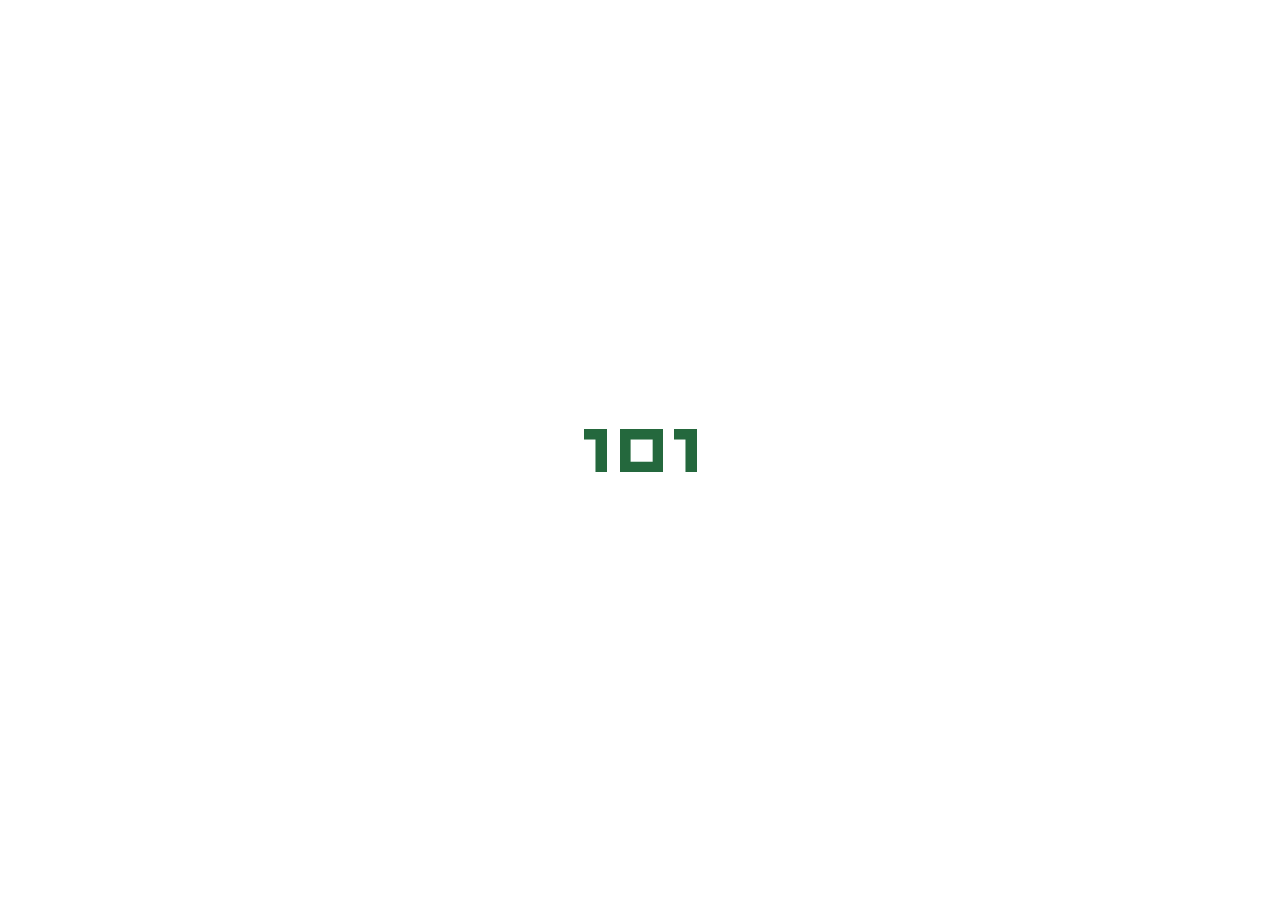
<file: src/pages/question.html>
<!DOCTYPE html>
<html lang="ru">

<head>
    <meta charset="UTF-8">
    <!-- <meta name="viewport" content="width=device-width, initial-scale=1.0"> -->
    <meta name="viewport" content="width=device-width, user-scalable=no, initial-scale=1.0">
    <link rel="shortcut icon" href="../img/favicon.svg" type="image/x-icon">
    <link rel="shortcut icon" href="../img/favicon.svg" type="image/svg+xml">
    <link rel="stylesheet" href="../css/style.css">
    <link rel="stylesheet" href="../css/button.css">
    <link rel="stylesheet" href="../css/media1920.css">
    <link rel="stylesheet" href="../css/media.css">
    <title>101</title>
</head>

<body class="body body-height">
    <header>
        <div class="header-nav">
            <div class="logo link-element">
                <a href="../../index.html">
                    <svg xmlns="http://www.w3.org/2000/svg" width="60" height="23" viewBox="0 0 60 23" fill="none">
                        <path d="M48 0H60V5.59459V23H54V5.63265H48V0Z" fill="#1C2818" />
                        <path d="M0 0H12V5.59459V23H6V5.63265H0V0Z" fill="#1C2818" />
                        <path fill-rule="evenodd" clip-rule="evenodd"
                            d="M42.1055 0H19.1055V23H42.1055V0ZM36.4691 5.63281H24.7344V17.3675H36.4691V5.63281Z"
                            fill="#1C2818" />
                    </svg>
                </a>
            </div>

            <nav>
                <div class="nav-item link-element">
                    <a href="../../index.html">о нас</a>
                </div>

                <div class="nav-item link-element">
                    <a href="contact.html">контакты</a>
                </div>
                <div class="nav-item nav-item-active link-element">
                    <a href="question.html">ответы на вопросы</a>
                </div>
            </nav>
        </div>

        <div class="phone-wrap link-element">
            <a class="phone" href="tel:+79925625678">
                +7 (992) 562-56-78
            </a>
            <div class="cube"></div>
        </div>
    </header>

    <style>
        button div span:nth-child(8) {
            margin: 0 0 0 5px;
        }

        .burgrer-wrap {
            bottom: 124px;
        }
    </style>

    <main>
        <div class="politics-bg-wrap"></div> <!-- фон -->
        <div class="custom-cursor"></div> <!-- курсор -->
        <div class="preloader hide"> <!-- прелодер -->
            <div class="preloader-wrap">
                <svg xmlns="http://www.w3.org/2000/svg" width="113" height="43" viewBox="0 0 113 43" fill="none">
                    <path fill-rule="evenodd" clip-rule="evenodd"
                        d="M0 0H23V10.4595V43H11.5V10.5306H0V0ZM90 0H113V10.4595V43H101.5V10.5306H90V0ZM36 0H79V43H36V0ZM46.5859 10.6086H68.6863V32.709H46.5859V10.6086Z"
                        fill="#62B480" fill-opacity="0.14" />
                </svg>
                <div class="load-line">
                    <svg xmlns="http://www.w3.org/2000/svg" width="113" height="43" viewBox="0 0 113 43" fill="none">
                        <g clip-path="url(#clip0_794_17438)">
                            <path fill-rule="evenodd" clip-rule="evenodd"
                                d="M0 0H23V10.4595V43H11.5V10.5306H0V0ZM90 0H113V10.4595V43H101.5V10.5306H90V0ZM36 0H79V43H36V0ZM46.5859 10.6094H68.6863V32.7097H46.5859V10.6094Z"
                                fill="#24683D" />
                        </g>
                        <defs>
                            <clipPath id="clip0_794_17438">
                                <rect width="113" height="43" fill="white" />
                            </clipPath>
                        </defs>
                    </svg>
                </div>
            </div>
        </div>
        <div class="burgrer-menu"> <!-- мобильное меню -->
            <div class="burgrer-wrap">
                <div class="items-mobile-wrap">
                    <div class="burgrer-item">
                        <a href="../../index.html">
                            О НАС
                        </a>
                    </div>
    
                    <div class="burgrer-item">
                        <a href="../pages/contact.html">
                            КОНТАКТЫ
                        </a>
                    </div>
    
                    <div class="burgrer-item burgrer-item-active">
                        <a href="../pages/question.html">
                            ОТВЕТЫ НА ВОПРОСЫ
                        </a>
                    </div>
                </div>
                <div class="close-btn">
                    <div class="cross"></div>
                </div>
            </div>
        </div> 
        <div class="burgrer-menu-btn burgrer-menu-btn-active"> <!-- мобильная кнопка -->
            <svg xmlns="http://www.w3.org/2000/svg" width="24" height="24" viewBox="0 0 24 24" fill="none">
                <rect y="7" width="24" height="2" fill="#24683D"/>
                <rect x="8" y="15" width="16" height="2" fill="#24683D"/>
            </svg>
        </div> 
        <style>
            .burgrer-menu-btn {
                bottom: 124px;
            }

            .logo {
                width: 145px
            }
        </style>

        <section class="question">
            <svg class="screen-svg-top question-svg" xmlns="http://www.w3.org/2000/svg" width="471" height="145"
                viewBox="0 0 471 145" fill="none">
                <g clip-path="url(#clip0_794_16976)">
                    <rect width="497" height="1" transform="matrix(1 0 0 -1 -26 81)" fill="#D3E1E1" />
                    <rect width="122" height="1" transform="matrix(1 0 0 -1 185 124)" fill="#D3E1E1" />
                    <rect width="614" height="1" transform="matrix(1 0 0 -1 -183 41)" fill="#D3E1E1" />
                    <rect width="3" height="3" transform="matrix(1 0 0 -1 20 82)" fill="#D3E1E1" />
                    <rect width="3" height="3" transform="matrix(1 0 0 -1 20 42)" fill="#D3E1E1" />
                    <rect width="3" height="3" transform="matrix(1 0 0 -1 61 42)" fill="#D3E1E1" />
                    <rect width="3" height="3" transform="matrix(1 0 0 -1 266 82)" fill="#D3E1E1" />
                    <rect width="3" height="3" transform="matrix(1 0 0 -1 102 82)" fill="#D3E1E1" />
                    <rect width="3" height="3" transform="matrix(1 0 0 -1 266 42)" fill="#D3E1E1" />
                    <rect width="3" height="3" transform="matrix(1 0 0 -1 184 125)" fill="#D3E1E1" />
                    <rect width="3" height="3" transform="matrix(1 0 0 -1 143 42)" fill="#D3E1E1" />
                    <rect width="3" height="3" transform="matrix(1 0 0 -1 348 82)" fill="#D3E1E1" />
                    <rect width="3" height="3" transform="matrix(1 0 0 -1 184 82)" fill="#D3E1E1" />
                    <rect width="3" height="3" transform="matrix(1 0 0 -1 348 42)" fill="#D3E1E1" />
                    <rect width="3" height="3" transform="matrix(1 0 0 -1 266 125)" fill="#D3E1E1" />
                    <rect width="3" height="3" transform="matrix(1 0 0 -1 61 82)" fill="#D3E1E1" />
                    <rect width="3" height="3" transform="matrix(1 0 0 -1 102 42)" fill="#D3E1E1" />
                    <rect width="3" height="3" transform="matrix(1 0 0 -1 307 82)" fill="#D3E1E1" />
                    <rect width="3" height="3" transform="matrix(1 0 0 -1 143 82)" fill="#D3E1E1" />
                    <rect width="3" height="3" transform="matrix(1 0 0 -1 307 42)" fill="#D3E1E1" />
                    <rect width="3" height="3" transform="matrix(1 0 0 -1 225 125)" fill="#D3E1E1" />
                    <rect width="3" height="3" transform="matrix(1 0 0 -1 184 42)" fill="#D3E1E1" />
                    <rect width="3" height="3" transform="matrix(1 0 0 -1 389 82)" fill="#D3E1E1" />
                    <rect width="3" height="3" transform="matrix(1 0 0 -1 225 82)" fill="#D3E1E1" />
                    <rect width="3" height="3" transform="matrix(1 0 0 -1 389 42)" fill="#D3E1E1" />
                    <rect width="3" height="3" transform="matrix(1 0 0 -1 307 125)" fill="#D3E1E1" />
                    <rect width="1" height="149" transform="matrix(1 0 0 -1 103 149)" fill="#D3E1E1" />
                    <rect width="1" height="198" transform="matrix(1 0 0 -1 267 198)" fill="#D3E1E1" />
                    <rect width="1" height="238" transform="matrix(1 0 0 -1 185 238)" fill="#D3E1E1" />
                    <rect width="1" height="183" transform="matrix(1 0 0 -1 21 183)" fill="#D3E1E1" />
                    <rect width="1" height="183" transform="matrix(1 0 0 -1 144 183)" fill="#D3E1E1" />
                    <rect width="1" height="278" transform="matrix(1 0 0 -1 308 278)" fill="#D3E1E1" />
                    <rect width="1" height="164" transform="matrix(1 0 0 -1 349 164)" fill="#D3E1E1" />
                    <rect width="1" height="156" transform="matrix(1 0 0 -1 390 156)" fill="#D3E1E1" />
                    <rect width="1" height="278" transform="matrix(1 0 0 -1 226 278)" fill="#D3E1E1" />
                    <rect width="1" height="118" transform="matrix(1 0 0 -1 62 118)" fill="#D3E1E1" />
                    <rect width="3" height="3" transform="matrix(1 0 0 -1 184 82)" fill="#80A28C" />
                    <rect width="3" height="3" transform="matrix(1 0 0 -1 61 42)" fill="#80A28C" />
                    <rect x="268" y="81" width="81" height="1" transform="rotate(-180 268 81)"
                        fill="url(#paint0_linear_794_16976)" />
                    <rect x="145" y="41" width="81" height="1" transform="rotate(-180 145 41)"
                        fill="url(#paint1_linear_794_16976)" />
                </g>
                <defs>
                    <linearGradient id="paint0_linear_794_16976" x1="349" y1="81.5001" x2="267.024" y2="81.4999"
                        gradientUnits="userSpaceOnUse">
                        <stop stop-color="#24683D" stop-opacity="0.54" />
                        <stop offset="1" stop-color="#D3E1E1" stop-opacity="0" />
                    </linearGradient>
                    <linearGradient id="paint1_linear_794_16976" x1="226" y1="41.5001" x2="144.024" y2="41.4999"
                        gradientUnits="userSpaceOnUse">
                        <stop stop-color="#24683D" stop-opacity="0.54" />
                        <stop offset="1" stop-color="#D3E1E1" stop-opacity="0" />
                    </linearGradient>
                    <clipPath id="clip0_794_16976">
                        <rect width="471" height="145" fill="white" transform="matrix(1 0 0 -1 0 145)" />
                    </clipPath>
                </defs>
            </svg>

            <svg class="screen-svg-bottom question-bottom-svg" xmlns="http://www.w3.org/2000/svg" width="513"
                height="177" viewBox="0 0 513 177" fill="none">
                <g clip-path="url(#clip0_794_16904)">
                    <g clip-path="url(#clip1_794_16904)">
                        <rect width="486" height="1" transform="matrix(-1 0 0 1 232 157)" fill="#D3E1E1" />
                        <rect width="122" height="1" transform="matrix(-1 0 0 1 21 114)" fill="#D3E1E1" />
                        <rect width="410" height="1" transform="matrix(-1 0 0 1 430 114)" fill="#D3E1E1" />
                        <rect width="3" height="3" transform="matrix(-1 0 0 1 186 156)" fill="#D3E1E1" />
                        <rect width="3" height="3" transform="matrix(-1 0 0 1 227 156)" fill="#D3E1E1" />
                        <rect width="3" height="3" transform="matrix(-1 0 0 1 227 113)" fill="#D3E1E1" />
                        <rect width="3" height="3" transform="matrix(-1 0 0 1 186 113)" fill="#D3E1E1" />
                        <rect width="3" height="3" transform="matrix(-1 0 0 1 309 120)" fill="#D3E1E1" />
                        <rect width="3" height="3" transform="matrix(-1 0 0 1 104 156)" fill="#D3E1E1" />
                        <rect width="3" height="3" transform="matrix(-1 0 0 1 22 113)" fill="#D3E1E1" />
                        <rect width="3" height="3" transform="matrix(-1 0 0 1 63 113)" fill="#D3E1E1" />
                        <rect width="3" height="3" transform="matrix(-1 0 0 1 104 113)" fill="#D3E1E1" />
                        <rect width="3" height="3" transform="matrix(-1 0 0 1 22 156)" fill="#D3E1E1" />
                        <rect width="3" height="3" transform="matrix(-1 0 0 1 145 156)" fill="#D3E1E1" />
                        <rect width="3" height="3" transform="matrix(-1 0 0 1 63 156)" fill="#D3E1E1" />
                        <rect width="1" height="159" transform="matrix(-1 0 0 1 103 79)" fill="#D3E1E1" />
                        <rect width="1" height="149" transform="matrix(-1 0 0 1 431 89)" fill="#D3E1E1" />
                        <rect width="1" height="238" transform="matrix(-1 0 0 1 21 0)" fill="#D3E1E1" />
                        <rect width="1" height="183" transform="matrix(-1 0 0 1 185 55)" fill="#D3E1E1" />
                        <rect width="1" height="183" transform="matrix(-1 0 0 1 62 55)" fill="#D3E1E1" />
                        <rect width="1" height="81" transform="matrix(-1 0 0 1 390 157)" fill="#D3E1E1" />
                        <rect width="1" height="149" transform="matrix(-1 0 0 1 226 89)" fill="#D3E1E1" />
                        <rect width="1" height="149" transform="matrix(-1 0 0 1 308 89)" fill="#D3E1E1" />
                        <rect width="1" height="80" transform="matrix(-1 0 0 1 144 158)" fill="#D3E1E1" />
                        <rect width="1" height="118" transform="matrix(-1 0 0 1 472 120)" fill="#D3E1E1" />
                        <rect x="22" y="159" width="3" height="3" transform="rotate(180 22 159)" fill="#80A28C" />
                        <rect x="186" y="159" width="3" height="3" transform="rotate(180 186 159)" fill="#80A28C" />
                        <rect x="473" y="123" width="3" height="3" transform="rotate(180 473 123)" fill="#80A28C" />
                        <rect width="81" height="1" transform="matrix(1 0 0 -1 -62 158)"
                            fill="url(#paint0_linear_794_16904)" />
                        <rect width="74" height="1" transform="matrix(0 -1 -1 0 185 233)"
                            fill="url(#paint1_linear_794_16904)" />
                        <rect width="74" height="1" transform="matrix(0 -1 -1 0 472 197)"
                            fill="url(#paint2_linear_794_16904)" />
                    </g>
                </g>
                <defs>
                    <linearGradient id="paint0_linear_794_16904" x1="81" y1="0.500069" x2="-0.975906" y2="0.499876"
                        gradientUnits="userSpaceOnUse">
                        <stop stop-color="#24683D" stop-opacity="0.54" />
                        <stop offset="1" stop-color="#D3E1E1" stop-opacity="0" />
                    </linearGradient>
                    <linearGradient id="paint1_linear_794_16904" x1="74" y1="0.500069" x2="-0.891568" y2="0.499908"
                        gradientUnits="userSpaceOnUse">
                        <stop stop-color="#24683D" stop-opacity="0.54" />
                        <stop offset="1" stop-color="#D3E1E1" stop-opacity="0" />
                    </linearGradient>
                    <linearGradient id="paint2_linear_794_16904" x1="74" y1="0.500069" x2="-0.891568" y2="0.499908"
                        gradientUnits="userSpaceOnUse">
                        <stop stop-color="#24683D" stop-opacity="0.54" />
                        <stop offset="1" stop-color="#D3E1E1" stop-opacity="0" />
                    </linearGradient>
                    <clipPath id="clip0_794_16904">
                        <rect width="513" height="177" fill="white" transform="matrix(-1 0 0 -1 513 177)" />
                    </clipPath>
                    <clipPath id="clip1_794_16904">
                        <rect width="856" height="278" fill="white" transform="matrix(-1 0 0 1 602 -40)" />
                    </clipPath>
                </defs>
            </svg>

            <div class="screen-wrap question-wrap">
                <h1 class="screen-title question-title">ОТВЕТЫ НА ВОПРОСЫ</h1>
                <p class="screen-text question-text">
                    Если вы не нашли ответ на свой вопрос,
                    вы всегда можете его задать. Мы вернемся
                    с ответом в ближайшее время.
                </p>

                <a href="../pages/contact.html">
                    <button class="contact-btn question-btn link-element">
                        ЗАДАТЬ ВОПРОС
                    </button>
                </a>
            </div>
        </section>

        <a href="../pages/contact.html" class="question-btn-mobile">
            <button class="contact-btn question-btn link-element">
                ЗАДАТЬ ВОПРОС
            </button>
        </a>

        <div class="question-text-wrap">
            <div class="question-mobile-title">
                <h1 class="screen-title">
                    ОТВЕТЫ НА ВОПРОСЫ
                </h1>
                <p style="padding: 12px 0 28px 0; margin: 0">
                    Если вы не нашли ответ на свой вопрос, <br> 
                    вы всегда можете его задать. <br>
                    Мы вернемся с ответом в ближайшее время.
                </p>
            </div>
            <h2 style="margin: 28px 0 0 0;">КАКИЕ ГАРАНТИИ ДАЕТ КОМПАНИЯ “101”?</h2>
            <p>
                Мы понимаем важность стабильности работы программных продуктов для 
                отелей. Компания “101” делает ПО, чтобы оно корректно работало годами. 
                Нам важно, чтобы клиенты были уверены в продукте, который мы разработали. 
                Для этого предусмотрены базовые гарантийные обязательства в 1 год.
            </p>

            <h2>ЕСТЬ ЛИ ДОПОЛНИТЕЛЬНЫЕ КОМИССИИ ЗА БРОНИРОВАНИЕ?</h2>
            <p>
                Никаких комиссий нет. Мы разрабатываем для вас независимый канал бронирования, который 
                будет принадлежать отелю и все бронирования будут поступать напрямую.
            </p>

            <h2>ЧТО ВХОДИТ В IT-ПОДДЕРЖКУ?</h2>
            <p>
                Мы оказываем комплексную IT-поддержку, которая покрывает все нужды отеля от повышения безопасности и обеспечения работоспособности всей IT-инфраструктуры до комплексного онлайн-продвижения и поддержки сайта.
            </p>

            <h2>СМОЖЕТ ЛИ “101” ПОДГОТОВИТЬ КОНТЕНТ ДЛЯ САЙТА?</h2>
            <p>
                Мы выполняем часть задач самостоятельно. Тексты и графические материалы готовят специалисты команды “101”. Помимо этого, мы работаем с компаниями-партнерами, которые организуют фото и видеосъемку, а также подготовку 3D-туров.
            </p>

            <h2>ЧТО ВХОДИТ В ОНЛАЙН-ПРОДВИЖЕНИЕ?</h2>
            <p style="margin-bottom: 40px;">
                Мы начинаем с аудита и разработки стратегии. В аудит входит изучение ваших задач и позиционирование. Далее мы изучаем ваших конкурентов по тем же критериям. На базе информации из аудита мы строим кампании двух типов: общее и целевое. В общее входит ознакомление с инфраструктурой и предложениями отеля. В целевое продвижение акций, тарифов, спецпредложений и мероприятий. 
            </p>
        </div>
    </main>

    <!-- <footer>
        <div class="links-wrap">
            <div class="contact-item">
                <a href="" class="link-element">
                    <div class="bg-square">
                        <svg width="20" height="20" viewBox="0 0 20 20" fill="none" xmlns="http://www.w3.org/2000/svg">
                            <path
                                d="M9.6401 13.3824C9.02888 13.9616 8.43638 14.5246 7.84121 15.0857C7.31826 15.5786 6.81672 15.4555 6.586 14.7781C6.17406 13.5704 5.76012 12.3626 5.35821 11.1516C5.29334 10.957 5.19772 10.854 4.99576 10.8005C3.885 10.5062 2.77758 10.1979 1.66882 9.89567C1.32041 9.80071 1.1646 9.65293 1.15657 9.40148C1.14855 9.15472 1.28965 9.00225 1.63806 8.87653C6.41614 7.1512 11.1936 5.4232 15.975 3.70523C16.1769 3.63234 16.4197 3.5989 16.6283 3.63434C17.0209 3.70122 17.2362 4.07704 17.1479 4.46825C16.3221 8.13156 15.4962 11.7949 14.6663 15.4568C14.5319 16.05 13.9146 16.2774 13.3877 15.925C12.5003 15.3311 11.6209 14.7259 10.7375 14.1254C10.3797 13.8833 10.0206 13.6406 9.6401 13.3824ZM7.03138 14.1234C7.05211 14.1194 7.07284 14.116 7.09424 14.112C7.11229 14.0358 7.13704 13.9602 7.1464 13.8833C7.21929 13.2788 7.29686 12.6743 7.35705 12.0677C7.37778 11.8617 7.45201 11.7126 7.61384 11.5809C9.57189 9.98395 11.5266 8.38167 13.4813 6.78072C13.7394 6.5694 14.0029 6.3641 14.2503 6.14075C14.3065 6.08992 14.3072 5.97691 14.3333 5.89265C14.2436 5.88262 14.154 5.86724 14.0638 5.86456C14.0357 5.86389 14.0062 5.89465 13.9768 5.91137C11.3688 7.40866 8.76072 8.90528 6.15267 10.4032C5.88584 10.5564 5.84639 10.6607 5.94536 10.9583C6.27371 11.9467 6.60272 12.9351 6.93441 13.9228C6.95782 13.993 6.99861 14.0572 7.03138 14.1234Z"
                                fill="#24683D" />
                        </svg>
                    </div>
                    <p>TELEGRAM</p>
                </a>
            </div>

            <div class="contact-item">
                <a href="" class="link-element">
                    <div class="bg-square">
                        <svg xmlns="http://www.w3.org/2000/svg" width="20" height="20" viewBox="0 0 20 20" fill="none">
                            <path
                                d="M18.1839 9.96318C18.1393 14.0561 15.0422 17.5103 10.9531 17.9932C9.41896 18.1744 7.95148 17.9378 6.54378 17.3052C6.43042 17.2546 6.27859 17.2347 6.15905 17.2621C4.8915 17.5521 3.62738 17.855 2.36189 18.1546C1.95449 18.251 1.7848 18.093 1.86861 17.6854C2.12968 16.4175 2.39968 15.151 2.6525 13.8811C2.68136 13.7347 2.66624 13.5528 2.60372 13.4194C0.326255 8.57493 3.23166 2.93029 8.51003 1.95577C12.8939 1.14607 17.117 3.99575 17.9902 8.36703C18.094 8.89088 18.1207 9.43045 18.1839 9.96318ZM4.04234 15.9416C4.82074 15.7596 5.54692 15.5983 6.2676 15.415C6.48332 15.3603 6.66126 15.3822 6.85363 15.484C8.05522 16.1235 9.32827 16.397 10.6941 16.2534C14.2219 15.8821 16.7907 12.6378 16.3235 9.12613C15.8467 5.54471 12.5476 3.08074 8.97789 3.64014C4.82074 4.29118 2.39487 8.71854 4.16463 12.5161C4.47723 13.1863 4.54455 13.7751 4.3515 14.4548C4.21753 14.9274 4.14883 15.417 4.04234 15.9416Z"
                                fill="#24683D" />
                            <path
                                d="M12.2103 13.8916C11.0341 13.8615 10.0963 13.4437 9.24028 12.8344C8.04486 11.9836 6.98617 10.9948 6.29777 9.67559C5.95633 9.02045 5.76259 8.31948 5.91716 7.57749C6.05388 6.92371 6.49701 6.46483 7.02258 6.09281C7.27884 5.91159 7.6567 6.01964 7.79685 6.30618C8.05448 6.83412 8.29975 7.37096 8.50654 7.91942C8.56219 8.06577 8.48937 8.28256 8.42341 8.446C8.36502 8.59098 8.23379 8.70655 8.13624 8.8358C7.91364 9.13124 7.87586 9.37401 8.12731 9.64687C8.63433 10.1981 9.16814 10.7281 9.72119 11.2341C9.98844 11.479 10.3148 11.667 10.6315 11.8503C10.9544 12.0363 11.212 12.0144 11.4353 11.7279C11.8297 11.2211 12.2824 11.1418 12.8567 11.3771C13.1872 11.5125 13.5465 11.5761 13.89 11.68C14.351 11.8195 14.509 12.2251 14.2452 12.6203C13.8852 13.1599 13.4812 13.6591 12.8004 13.8109C12.5758 13.8609 12.3435 13.8745 12.2103 13.8916Z"
                                fill="#24683D" />
                        </svg>
                    </div>
                    <p>WHATSAPP</p>
                </a>
            </div>

            <div class="contact-item">
                <a href="mailto:sales@100-1.tech" class="link-element">
                    <div class="bg-square">
                        <svg xmlns="http://www.w3.org/2000/svg" width="20" height="20" viewBox="0 0 20 20" fill="none">
                            <path
                                d="M9.99863 17C8.11971 17 6.22986 17 4.35093 17C2.74511 17 1.45608 15.9882 1.09558 14.4485C1.03004 14.1846 1.00819 13.8987 1.00819 13.6237C0.997269 11.2042 0.997269 8.78476 1.00819 6.36528C1.00819 4.63865 2.14429 3.29694 3.83751 3.03299C4.00137 3.011 4.17615 3 4.35093 3C8.11971 3 11.8885 3 15.6573 3C17.3396 3 18.6504 4.09976 18.9563 5.74941C18.9891 5.94737 19 6.15632 19 6.36528C19 8.78476 19 11.2042 19 13.6237C19 15.3504 17.8639 16.6921 16.1707 16.956C15.985 16.989 15.7883 16.989 15.6026 16.989C13.7237 17 11.8557 17 9.99863 17ZM2.63587 6.53024C2.63587 6.61823 2.63587 6.67321 2.63587 6.7282C2.63587 9.02671 2.63587 11.3362 2.63587 13.6347C2.63587 14.6465 3.335 15.3614 4.34001 15.3614C8.10878 15.3614 11.8776 15.3614 15.6463 15.3614C16.6513 15.3614 17.3505 14.6465 17.3505 13.6347C17.3505 11.3362 17.3505 9.02671 17.3505 6.7282C17.3505 6.67321 17.3505 6.61822 17.3396 6.54124C17.2522 6.60723 17.1866 6.66222 17.1211 6.70621C15.5808 7.90495 14.0514 9.11469 12.5112 10.3134C10.9927 11.4902 8.97178 11.4792 7.45335 10.3024C5.91306 9.09269 4.37278 7.88295 2.82157 6.68421C2.77788 6.62922 2.72326 6.59623 2.63587 6.53024ZM16.6732 4.96858C16.3345 4.72663 15.9741 4.64965 15.5917 4.64965C11.8666 4.64965 8.13063 4.64965 4.40555 4.64965C4.27447 4.64965 4.13245 4.66064 4.00137 4.68264C3.76104 4.72663 3.53163 4.80361 3.32408 4.96858C3.3787 5.01257 3.42239 5.04556 3.45517 5.07855C5.09376 6.36528 6.74329 7.652 8.38188 8.93873C9.41966 9.75255 10.5776 9.74156 11.6154 8.92773C12.3473 8.35585 13.0792 7.78398 13.8111 7.2121C14.7615 6.47526 15.701 5.72742 16.6732 4.96858Z"
                                fill="#24683D" />
                        </svg>
                    </div>
                    <p>sales@100-1.tech</p>
                </a>
            </div>

            <div class="contact-item" style="border: none;">
                <a href="tel:+79925625678" class="link-element">
                    <div class="bg-square">
                        <svg xmlns="http://www.w3.org/2000/svg" width="20" height="20" viewBox="0 0 20 20" fill="none">
                            <path
                                d="M13.4421 17C11.507 16.9466 9.96419 16.205 8.55585 15.1235C6.58915 13.6135 4.84738 11.8583 3.71483 9.51691C3.15308 8.35409 2.83433 7.10994 3.08865 5.79296C3.31358 4.63257 4.04261 3.81811 4.90728 3.1578C5.32888 2.83614 5.95054 3.02792 6.18112 3.5365C6.60498 4.47356 7.00849 5.42639 7.34871 6.39986C7.44026 6.65962 7.32045 7.04439 7.21194 7.33449C7.11587 7.59182 6.89998 7.79695 6.73948 8.02636C6.37327 8.55072 6.3111 8.98162 6.72479 9.46593C7.55894 10.4443 8.43717 11.3849 9.34706 12.2832C9.78674 12.7177 10.3236 13.0515 10.8447 13.3768C11.3759 13.707 11.7998 13.6681 12.1671 13.1595C12.8159 12.2601 13.5608 12.1193 14.5057 12.5368C15.0494 12.7772 15.6405 12.8901 16.2056 13.0746C16.9641 13.3222 17.224 14.042 16.79 14.7435C16.1977 15.7012 15.5331 16.5873 14.413 16.8568C14.0434 16.9454 13.6614 16.9697 13.4421 17Z"
                                fill="#24683D" />
                        </svg>
                    </div>
                    <p>+7 (992) 562-56-78</p>
                </a>
            </div>
        </div>

        <span class="footer-wrap">
            <div class="footer-left">
                <svg xmlns="http://www.w3.org/2000/svg" width="102" height="39" viewBox="0 0 102 39" fill="none">
                    <path d="M82 0H102V9.48649V39H92V9.55102H82V0Z" fill="#1C2818" />
                    <path d="M0 0H20V9.48649V39H10V9.55102H0V0Z" fill="#1C2818" />
                    <path fill-rule="evenodd" clip-rule="evenodd"
                        d="M71.5805 0H32.4805V39H71.5805V0ZM62.0037 9.55078H42.0547V29.4487H62.0037V9.55078Z"
                        fill="#1C2818" />
                </svg>

                <p class="footer-text">КОМПАНИЯ “101”</p>

                <address>г. Москва, Пресненская набережная, д. 12</address>
            </div>

            <div class="footer-right">
                <ul>
                    <li class="footer-link link-element">
                        <a href="">О НАС</a>
                    </li>

                    <li class="footer-link link-element">
                        <a href="">КОНТАКТЫ</a>
                    </li>

                    <li class="footer-link link-element">
                        <a href="">ОТВЕТЫ НА ВОПРОСЫ</a>
                    </li>

                    <li class="footer-link link-element">
                        <a href="">ПОЛИТИКА КОНФИДЕЦИАЛЬНОСТИ</a>
                    </li>
                </ul>
            </div>
        </span>
    </footer> -->

    <script src="../js/script.js"></script>
    <script>
        document.querySelectorAll('button').forEach(button => button.innerHTML = '<div><span>' + button.textContent.trim().split('').join('</span><span>') + '</span></div>');
    </script>
</body>

</html>
</file>
<file: src/css/style.css>
* {
    padding: 0;
    margin: 0;
    box-sizing: border-box;
    cursor: none !important;

    user-select: none; 
    -webkit-user-select: none; 
    -moz-user-select: none; 
    -ms-user-select: none; 
}

@font-face {
    font-family: 'Rubik';
    src: url(../font/Rubik-Medium.ttf) format('ttf'), url(../font/Rubik-Medium.ttf) format('woff');
    font-weight: 100;
}

@font-face {
	font-family: 'TildaSansSemibold';
	src: url(../font/TildaSans-Semibold.eot);
	src:
	     url(../font/TildaSans-Semibold.eot) format('embedded-opentype'), /*'TildaSans-Semibold.eot?#iefix' */
	     url(../font/TildaSans-Semibold.woff2) format('woff2'), /* 'TildaSans-Semibold.woff2' */
	     url(../font/TildaSans-Semibold.woff) format('woff'); /* 'TildaSans-Semibold.woff' */
	font-weight: normal;
	font-style: normal;
}

@font-face {
	font-family: 'TildaSansMedium';
	src: url(../font/TildaSans-Medium.eot);
	src:
	     url(../font/TildaSans-Medium.eot) format('embedded-opentype'), /* 'TildaSans-Medium.eot?#iefix' */
	     url(../font/TildaSans-Medium.woff2) format('woff2'), /* 'TildaSans-Medium.woff2' */
	     url(../font/TildaSans-Medium.woff) format('woff'); /* 'TildaSans-Medium.woff' */
	font-weight: normal;
	font-style: normal;
}

html {
    scroll-behavior: smooth;
}

.burgrer-menu {
    display: none;
}

.burgrer {
    display: none;
}

.burgrer-menu-btn {
    display: none;
}

.perks-mobile {
    display: none;
}

.footer-mobile {
    display: none;
}

.level-top-mobile {
    display: none;
}

.level-bottom-mobile {
    display: none;
}

.services-mobile {
    display: none;
}

.question-mobile-title {
    display: none;
}

.question-btn-mobile {
    display: none;
}

body {
    width: 1280px;
    margin: 0 auto;
    background: #fff;
    font-family: 'TildaSansSemibold';
    overflow-y: scroll;
    scroll-snap-type: y mandatory;
}

body::selection {
    background: transparent !important;
}
  
  /* Disable default autocomplete style */
  input:-webkit-autofill,
  input:-webkit-autofill-strong-password,
  input:-webkit-autofill-strong-password-viewable,
  input:-internal-autofill-selected {
    -webkit-box-shadow: 0 0 0 1000px transparent inset !important;
    -webkit-text-fill-color: inherit !important;
}

/* Disable default autocomplete style in Chrome */
input:-webkit-autofill,
input:-webkit-autofill-strong-password,
input:-webkit-autofill-strong-password-viewable,
input:-internal-autofill-selected {
  background-color: transparent !important;
  -webkit-text-fill-color: inherit !important;
}

::selection {
    background: transparent !important;
  }
  
  .form-item input::selection {
    background: transparent !important;
  }

  .form-border input::selection {
    background: transparent !important;
  }

a {
    text-decoration: none;
}

ul {
    list-style-type: none;
}

/* preloader */

    .preloader {
        width: 100%;
        /* height: 100%; */
        height: 100vh;
        height: 100%;
        position: absolute;
        position: fixed;
        display: flex;
        align-items: center;
        justify-content: space-around;
        top: -100%;
        left: 0;
        background: #fff;
        transition: 1s;
        z-index: -1;
    }

    .preloader-wrap {
        position: relative;
        display: flex;
    }

    .load-line {
        height: 100%;
        position: absolute;
        overflow: hidden;
        top: 0;
        left: 0;
        animation: load 1s;
    }

    .hide {
        top: 0;
        opacity: 1;
        z-index: 9999 !important;
    }

    .body-height {
        overflow: hidden;
    }

    @keyframes load {
        from {
            width: 0;
          }
          to {
            width: 100%;
        }
    }

    @keyframes hide {
        0% {
            width: 100%;
            height: 100%;
            position: absolute;
            top: 0;
        }

        100% {
            width: 100%;
            height: 100%;
            position: absolute;
            top: -100%;
        }
    }    

/* preloader */

/* КУРСОР */

.custom-cursor {
    position: fixed;
    top: 0;
    left: 0;
    width: 8px;
    height: 8px;
    background-color: white;
    mix-blend-mode: difference;
    pointer-events: none;
    z-index: 500;
    }
    
    @keyframes cursor {
        0% {
            transform: rotate(0deg);
        }
    
        100% {
            transform: rotate(360deg);
        }
    }
    
    .cursor {
        animation: rotate 5s linear infinite;
    }
    
/* КУРСОР */

/* HEADER */

header {
    width: 1280px;
    height: 59px;
    position: fixed;
    top: 0;
    display: flex;
    justify-content: space-between;
    border-bottom: 1px solid #D3E1E1;
    align-items: center;
    z-index: 200;
    background-color: rgba(255,255,255,0.8);
    backdrop-filter: blur(5px);
    -webkit-backdrop-filter: blur(5px);
    backdrop-filter: blur(5px);

}

.logo {
    width: 144px;
    height: 100%;
    display: flex;
    justify-content: space-around;
    align-items: center;
    border-right: 1px solid #D3E1E1;
    /* z-index: 999; */
}

.header-nav {
    height: 100%;
    display: flex;
    justify-content: space-between;
    align-items: center;
    /* z-index: 999; */
}

nav {
    height: 100%;
    margin: 0 0 0 36px;
    display: flex;
    justify-content: space-between;
    align-items: center;
    /* z-index: 999; */
}

.nav-item {
    height: 100%;
    margin: 0 0 0 28px;
    padding: 0;
    display: flex; align-items: center;
    font-size: 14px;
    text-transform: uppercase;
}

.nav-item-active {
    margin: 2px 0 0 28px;
    border-bottom: 2px solid #24683D;
}

.nav-item-active a {
    color: #24683D !important;
}

.nav-item a {
    font-weight: 100;
    font-family: 'Rubik';
    color: #575F53;
    /* transition: .3s; */
}

.nav-item-active a {
    padding: 0 !important;
}

.nav-item a:hover {
    padding: 0 0 2px 0;
    color: #24683D;
}

.phone-wrap {
    height: 100%;
    display: flex;
    align-items: center;
    /* z-index: 999; */
}

.phone {
    height: 100%;
    padding: 0 0 0 33px;

    font-family: 'Rubik';
    display: flex;
    align-items: center;
    border-left: 1px solid #D3E1E1;
    font-size: 14px;
    color: #1C2818;
}

.cube {
    width: 8px;
    height: 8px;
    margin: 0 48px 0 20px;
    background: #499766;
}

.rotate {
    animation: rotate 2s linear infinite;
}

@keyframes rotate {
    0% {
        transform: rotate(0deg);
    }

    100% {
        transform: rotate(360deg);
    }
}

/* HEADER */


/* SCREEN */

.screen {
    width: 100%;
    height: calc(100dvh - 59px);
    position: relative;
    margin: 59px 0 0 0;
    background: #F2FBF5;
    background: url(../img/background-main.svg) center center/cover no-repeat;
    overflow: hidden;
}

/* .screen-wrap {
    position: relative;
    height: 100%;
    padding: 185px 0 60px 55px;
    z-index: 2;
    width: 100%;
} */

/* TUT */

.screen-wrap {
    position: absolute;
    bottom: 114px;
    left: 49px;
    /* height: 100%; */
    padding: 0;
    z-index: 2;
    width: 100%;
}

/* TUT */

.screen-title {
    margin: 28px 0 0 0;
    font-family: 'Rubik';
    font-size: 48px;
    letter-spacing: 1px;
    font-weight: 100;
    /* line-height: 56.88px; */
    color: #1C2818;
}

.screen-text {
    width: 460px;
    margin: 16px 0 0 0;
    font-size: 18px;

    font-weight: 500;
    font-family: 'TildaSansMedium';

    line-height: 21.6px;
    color: #575F53;
}

.contact-btn {
    width: 183px;
    height: 46px;
    margin: 24px 0 0 0;
    display: flex;
    align-items: center;
    justify-content: space-around;
    font-size: 14px;
    letter-spacing: 1px;
    text-transform: uppercase;
    color: #F9FFFB;
    background: #24683D;
}

.contact-btn:hover {
    background: #1C2818;
}

.contact-btn-size {
    width: 254px;
    height: 59px;
    padding: 0 79px;
    font-size: 16px;
}

.contact-btn-size div span {
    font-weight: 500;
    margin: -2px 0;
}

.contact-btn a {
    width: 100%;
    height: 100%;
    font-weight: 100;
}


.screen-svg-top {
    position: absolute;
    top: 0;
    right: 123px;
}

.question-svg {
    left: 0;
}

.screen-svg-bottom {
    position: absolute;
    bottom: 57px;
    right: 0;
}

.screen-svg-mobile {
    display: none;
}

.question-bottom-svg {
    left: 0;
    bottom: 0;
}


/* SCREEN */

/* БЕГУЩАЯ СТРОКА */

.wrap {
    width: 100%;
    padding: 18px 0;
    border-top: 1px solid #D3E1E1;
    border-bottom: 1px solid #D3E1E1;

    position: absolute;
    bottom: 0;
}

.items-wrap {
    /* position: relative; */
    position: sticky;
    bottom: 0;
    display: flex;
    overflow: hidden;
    user-select: none;
    gap: 20px;
    color: #575F53;
    letter-spacing: 1px;
}

.items {
    flex-shrink: 0;
    display: flex;
    gap: 20px;
    justify-content: space-around;
}

.item {
    margin: 0 0 0 -22px;    
    flex: 0 0 auto;
    height: 20px;
    display: flex;
    justify-content: center;
    align-items: center;
    font-size: 14px;
    font-family: 'Rubik';
    font-weight: 100;
    transition: all 0.1s ease-in-out;
}

.item-mark {
    width: 5px;
    height: 5px;
    margin: 0 12px 0 0;
    margin: 0 12px 0 20px;
    background: #575F53;
}

.marquee {
    animation: scroll 20s linear infinite;
}

@keyframes scroll {
    from {
        transform: translateX(0);
    }

    to {
        transform: translateX(calc(-100% - 20px));
    }
}

/* БЕГУЩАЯ СТРОКА */

/* ПРЕИМУЩЕСТВА */

    .perks {
        width: 100%;
        min-height: 300vh;
        position: sticky;
        top: 0;
        display: flex;
        flex-direction: column;
        color: #1C2818;
    }

    .perks-scroll {
        width: 1px;
        height: 100%;
        height: 192px;
        /* position: sticky; */
        position: absolute;
        z-index: 20;
        top: 35vh;
        /* transform: translateY(-50vh); */
        left: 143px;
        background: #BAC8BF;
        z-index: 50;
    }

    .perks-line {
        width: 3px;
        margin: 0 0 0 -1px;
        min-height: 5px;
        transition: 0.3s ease;
        background: #1C2818;
    }

    .perks-item {
        height: 100vh;
        width: 100%;
        padding: 0 0 0 200px;
        display: flex;
        flex-direction: column;
        justify-content: center;
    }

    .perks-item h2 {
        margin: 28px 0 0 64px;
        margin: 0px 0 0 0px;
        font-size: 36px;
        letter-spacing: 1px;
        font-weight: 100;
        font-family: 'Rubik';
        color: #1C2818;
        color: #00000000;
    }

    .perks-item p {
        margin: 28px 0 0 64px;
        margin: 20px 0 0 0px;
        font-size: 20px;
        font-family: 'TildaSansMedium';
        color: #1C2818;
        color: #00000000;
    }

    .perks-item-active {
        position: absolute;
        top: 0;
        left: 0;
        color: #1C2818;
        opacity: 1;
        z-index: 30;
    }

    .perks-item-active h2 {
        transition: 1s;
        color: #1C2818;
        opacity: 1;
        z-index: 40;
    }

    .perks-item-active p {
        transition: 3s;
        color: #1C2818;
        opacity: 1;
        z-index: 40;
    }

    .perks-item-1 {
        background: #ffffff;
        color: #1C2818;
    }

    .perks-item-1 h2 {
        color: #1C2818;
    }

    .perks-item-1 p {
        color: #1C2818;
    }

    .perks-item-2 {
        background: #EEF4F5;
    }

    .perks-item-3 {
        background: #EAEBE4;
    }

    .perks-item-1 p {
        width: 524px;
    }

    .perks-item-2 p {
        width: 498px;
    }

    .perks-item-3 p {
        width: 403px;
    }

/* ПРЕИМУЩЕСТВА */

/* ПРОЕКТЫ */

    .arrow-wrap {
        position: sticky;
        width: 70%;
        margin: 0 auto;
        height: 20px;
        top: 50%;
        transform: translateY(-50%);
        display: flex;
        align-items: center;
        justify-content: space-between;
        z-index: 50;
    }

    .projects {
        width: 100%;
        height: 100vh;
        padding: 250px 0 0 0;
        text-align: center;
        position: relative;
        overflow: auto;
        font-family: 'Rubik';
        font-weight: 100;
        color: #1C2818;
        background: #fff;
    }

    .projects h2 {
        margin: 140px 0 72px 0;
        font-size: 42px;
        letter-spacing: 2px;
        color: #1C2818;
        font-weight: 100;
    }

    .projects h3 {
        margin: 64px 0 28px 0;
        font-size: 36px;
        letter-spacing: 2px;
        color: #1C2818;
        font-weight: 100;
    }

    .projects p {
        margin: 0 0 10px 0;
        font-size: 28px;
        line-height: 38.47px;
        font-family: 'TildaSansMedium';
        font-weight: 500;
        color: #575F53;
    }

    .scroll-content {
        /* position: sticky;
        top: 0; */
        margin: 0 0 300px 0;
        margin: 0 0 100px 0;
        height: 100%;
        overflow: auto;
    }

    .projects::-webkit-scrollbar {
        width: 0;
    }

    .projects-shadow {
        width: 100%;
        height: 400px;
        position: sticky;
        bottom: 0;
        background: linear-gradient(#e6646400, #ffffff);
    }

/* ПРОЕКТЫ */

/* УСЛУГИ */

    .services {
        width: 1280px;
        position: relative;
        top: 59px;
        z-index: 100;
        background: #fff;
    }

    .services-wrap {
        height: 1566px;
        position: relative;
    }

    .services-item-wrap-1 {
        height: 522px;
        position: sticky;
        top: 198px;
    }

    .services-item-wrap-2 {
        height: 470px;
        position: sticky;
        top: 248px;
    }

    .services-item-wrap-3 {
        position: sticky;
        height: 418px;
        top: 408px;
    }

    .services h2 {
        width: 100%;
        height: 138px;
        position: sticky;
        top: 59px;
        padding: 56px 0 0 48px;
        font-family: 'Rubik';
        font-size: 42px;
        font-weight: 100;
        letter-spacing: 2px;
        background: #fff;
        color: #1C2818;
        /* z-index: 10; */
    }

    .services-item {
        width: 100%;
        height: 522px;
        margin: 0 auto;
        padding: 0px 0 0 48px;
    }

    .title-wrap {
        width: calc(100% - 48px - 72px);
        padding: 100px 0 24px 0;
        border-bottom: 1px solid rgba(28, 40, 24, 0.2);
        display: flex;
        align-items: center;
        transition: 1s;
    }

    .title-wrap h3 {
        font-family: 'Rubik';
        font-size: 36px;
        letter-spacing: 1px;
        font-weight: 500;
        color: #1C2818;
    }

    .overlap {
        margin: 0;
        padding: 15px 0 50px 0;
    }

    .overlap  h3{
        margin: 0;
        font-size: 16px;
    }

    .overlap .img-bg{
        width: 24px;
        height: 24px;
        margin: 0 10px 0 0;
    }

    .overlap svg {
        width: 16px;
        height: 16px;
    }

    .overlap .svg-size {
        width: 50px;
        height: 50px;
    }

    .img-bg {
        width: 40px;
        height: 40px;
        margin: 0 20px 0 0;
        display: flex;
        align-items: center;
        justify-content: space-around;
        background: #fff;
    }

    .description-wrap {
        margin: 32px  0 0 0;
        display: flex;
    }

    .description-item {
        font-family: 'TildaSansMedium';
        color: #575F53;
    }

    .description-item h4 {
        color: #1C2818;
        font-family: 'Rubik';
        font-weight: 500;
        letter-spacing: 1px;
        font-size: 20px;
    }

    .description-margin {
        margin: 0 0 0 72px;
    }

    .description-item p {
        margin: 18px 0 0 0;
        font-size: 16px;
        font-weight: 500;
    }

    .description-item-1 p {
        width: 240px;
    }

    .description-item-2 p {
        width: 264px;
    }

    .description-item-3 p {
        width: 325px; 
    }

    .description-item-4 p {
        width: 277px;
    }

    .description-item-5 p {
        width: 285px;
    }

    .description-item-6 p {
        width: 325px;
    }

    .description-item-7 p {
        width: 277px;
    }

    .description-item-8 p {
        width: 285px;
    }

    .description-item-9 p {
        width: 302px;
    }
/* УСЛУГИ */

/* УРОВЕНЬ ЭФФЕКТИВНОСТИ */

    .level-top {
        position: absolute;
        top: 0;
        /* left: 0; */
        right: 0;
    }

    .level-bottom {
        position: absolute;
        bottom: 0;
        right: 0;
    }

    .level {
        width: 1182px;
        height: 605px;
        position: relative;
        margin: 0 auto;
        /* background: #F2FBF5; */
        background: url(../img/background-main.svg);
    }

    .level-wrap {
        position: absolute;
        left: 0;
        bottom: 55px;
        padding: 0 0 0 55px;
        height: auto;
    }

/* УРОВЕНЬ ЭФФЕКТИВНОСТИ */

/* ОТВЕТЫ НА ВОПРОСЫ */

    .question {
        width: 100%;
        width: 1280px;
        margin: 0 auto;
        position: fixed;
        height: calc(100vh - 59px);
        top: 59px;
        z-index: 9;
        background: url(../img/background-main.svg) center center/cover no-repeat;
    }

    .question-wrap {
        display: block;
        position: relative;
        margin: 375px 0 0 0;
    }

    .question-title {
        font-size: 36px;
    }

    .question-text {
        width: 465px;
    }

    .question-btn {
        width: 195px;
    }

    .question-text-wrap {
        position: sticky;
        width: 50%;
        margin: 59px 0 0 50%;
        padding: 151px 53px 0 0;
        padding: 112px 53px 0 0;
        z-index: 20;
    }

    .question-text-wrap h2 {
        font-family: 'Rubik';
        font-weight: 500;
        font-size: 16px;
        letter-spacing: 1px;
        color: #1C2818;
    }

    .question-text-wrap p {
        font-family: 'TildaSansMedium';
        margin: 12px 0 28px 0;
        font-weight: 500;
        line-height: 19.2px;
        font-size: 16px;
        color: #575F53;
    }

/* ОТВЕТЫ НА ВОПРОСЫ */

/* ПОЛИТИКА */
    
    .politics-wrap {
        position: relative;
        padding: 190px 0 0 48px;
    }

    .politics-wrap h1 {
        width: 505px;
        font-size: 36px;
    }

/* ПОЛИТИКА */

/* ФОРМА */

    .contact-send {
        /* position: fixed; */
        width: 1280px;
        display: none;
        top: 59px;
        /* height: calc(100% - 59px); */
        /* top: 59px; */
        /* display: flex; */
        justify-content: space-around;
        z-index: -1;
        opacity: 0;
    }

    .contact-send-active {
        z-index: 90;
        opacity: 1;
        margin: 59px auto 0 auto;
        display: block;
    }

    .contact-send-wrap {
        position: relative;
        width: 100%;
        height: 525px;
        display: flex;
        flex-direction: column;
        align-items: center;
        justify-content: space-around;
        background: #fff;
    }

    .contact-send-text  {
        display: flex;
        flex-direction: column;
        justify-content: space-around;
        align-items: center;
    }

    .contact-send-text h1 {
        font-family: 'Rubik';
        font-weight: 500;
        font-size: 36px;
        line-height: 42.66px;
        letter-spacing: 1px;
    }

    .contact-send-text button {
        margin: 32px auto 0 auto;
        background: #00000000;
        border: 1px solid #24683D;
        color: #24683D;
    }

    .contact-send-text button div{
        height: 15px;
        text-shadow: 0 var(--font-shadow) 0 #1C2818;
    }

    .contact-img-top {
        display: block;
        position: absolute;
        top: 0;
    }

    .contact-img-top-mobile {
        display: none;
    }

    .contact-img-bottom-mobile {
        display: none;
    }

    .contact-img-bottom {
        position: absolute;
        bottom: 0;
    }

    .contact-links-wrap {
        position: absolute;
        bottom: 0;
        border: 1px solid #D3E1E1;
        width: 100%;
        height: 75px;
    }

    .footer-send {
        width: 1184px;
        margin: 0px auto 48px;
    }


    .form {
        width: 1182px;
        height: 455px;
        margin: 0 0 44px 0;
        position: relative;
    }

    .footer-show {
        display: none;
    }

    .comment {
        font-size: 14px;
        font-family: 'Rubik';
        font-weight: 500;
        color: #1C2818;
    }

    /* TUT */
    /* .comment {
        display: block;
        position: absolute;
        top: 0;
        padding: 19px 0 0 0;
        margin: 0 0 12px 0;
        height: 42px;
        width: 95%;
        background: #fff;
        z-index: 60;
    } */
    /* TUT */

    .form-title {
        margin: 128px 0 0 48px;
        font-size: 48px;
        letter-spacing: 2px;
        color: #1C2818;
    }

    .form-title h2 {
        font-family: 'Rubik';
        font-weight: 500;
        margin: 0 0 36px 0;
        font-size: 48px;
    }

    .form-wrap {
        height: 247px;
        display: flex;
    }

    .form-item-wrap {
        width: 50%;
    }

    .form-item {
        position: relative;
        margin: -1px 0 0 0;
        height: calc(100% / 3);
        width: 100%;
        border: 1px solid #AEC7B8;
        font-size: 14px;
        letter-spacing: 1px;
    }

    .form-rerror-active {
        color: #BF2845;
        border-color: #BF2845 !important; 
        z-index: 20;
    }

    .form-rerror-active input {
        color: #BF2845 !important;
    }

    .form-rerror-active::placeholder {
        color: #BF2845;
    }

    .form-rerror-active #name::placeholder {
        color: #BF2845;
    }

    .form-rerror-active #phone::placeholder {
        color: #BF2845;
    }

    .form-rerror-active #email::placeholder {
        color: #BF2845;
    }

    .form-border {
        width: 100%; 
        height: 100%;
        display: flex;
        flex-direction: column; 
        padding: 0 0 0 20px;
    }

    .label-wrap {
        padding: 19px 0 0 0;
        display: flex;
        font-size: 14px;
        font-family: 'Rubik';
        font-weight: 500;
        letter-spacing: 1px;
    }

    /* TUT */
    /* .label-wrap {
        height: 100%;
        width: 99.9%;
        position: absolute;
        z-index: 50;
    } */
    /* TUT */

    label div {
        width: 6px;
        height: 5px;
        margin: 0 0 0 4px;
        background: #BF2845;
    }

    .btn-ok {
        background: #24683D;
    }

    input {outline:none;}
    
    .placeholder::placeholder {
        font-family: 'TildaSansMedium';
        font-weight: 500;
        color: #575F53;
        font-size: 16px;
    }

    .check-input {
        position: relative;
        margin: 0 20px 0 0;
    }

    .red-border {
        position: absolute;
        top: 2px;
        left: -19px;
        width: 22px;
        height: 22px;
        border: 1px solid #BF2845;
        background: #00000000;
    }

    .red-border-active {
        z-index: 10;
    }

    .checked {
        margin: 2px 0 0 0;
        width: 20px;
        height: 20px;
        border: 1px solid #AEC7B8;
    }

    .checked:hover {
        border-color: #24683D;
    }

    .checked:hover + .agree-text {
        color: #1C2818;
    }

    .hovered {
        border-color: #24683D !important;

    }

    .checked:hover + .agree-text a {
        color: #1C2818;
        text-decoration: underline;
    }

    .checked-error {
        border-color: #BF2845;
    }

    .checked input {
        opacity: 0;
        width: 0;
        height: 0;
    }

    .checked-btn {
        position: absolute;
        top: 2px;
        left: -4px;
        width: 20px;
        height: 20px;
        display: flex;
        align-items: center;
        justify-content: space-around;
        border: 1px solid #24683D;
        background: #00000000;
        z-index: -1;
        opacity: 0;
    }

    .checked input:checked + .checked-btn {
        z-index: 20;
        opacity: 1;
    }

    .checked-btn-active {
        z-index: 10;
        opacity: 1;
    }

    .checked-btn div {
        width: 8px;
        height: 8px;
        margin: 0;
        background: #24683D;
    }

    textarea {outline:none;}

    textarea {
        width: 100%;
        height: 90%;
        border: none;
        overflow-y: auto;
        resize: none;
        
    }

    .form-message textarea {
        font-family: 'TildaSansMedium';
        height: 82%;
        font-weight: 500;
        margin: 8px 0 10px -1px;
        padding: 0 35px 0 0;
        font-size: 16px;
        color: #1C2818;
        line-height: 19.2px;
        overflow: auto;
    }

    /* TUT */
    /* .form-message textarea {
        position: absolute;
        top: 0px;
        left: 0;
        background: #00000000;
        margin: 13px 0 10px 0;
        padding: 30px 35px 0 20px;
        z-index: 50;
    } */
    /* TUT */

    textarea::-webkit-scrollbar {
        width: 0;
    }

    .form-message {
        width: 50%;
        height: calc(100% - 2px);
        margin: -1px 0 0 -1px;
        font-size: 14px;
        letter-spacing: 1px;
        padding: 20px 0 0 20px;
        border: 1px solid #AEC7B8;
    }

    .agree-list-wrap {
        display: flex;
    }

    .agree {
        margin: 23px 0 0 0;    
        position: absolute;
        right: 0;
        display: flex;
        flex-direction: column;
        align-items: flex-end;
        justify-content: space-between;
        font-size: 14px;
    }

    .agree span {
        width: 445px;
        display: flex;
        justify-content: space-between;
        font-family: 'Rubik';
        font-weight: 500;
        font-size: 14px;
        line-height: 19.6px;
        letter-spacing: 1px;
    }

    .agree-text {
        font-family: 'Rubik';
        font-weight: 500;
        font-size: 14px;
        line-height: 19.6px;
        letter-spacing: 1px;
        color: #575F53;
    }

    .agree-text a {
        color: #575F53;
    }

    .agree-text-error {
        color: #BF2845;
    }

    .agree-text-error a {
        color: #BF2845;
    }


    .agree-text:hover {
        color: #1C2818;
    }

    .agree-text:hover a{
        color: #1C2818;
        text-decoration: underline;
    }

    /* .agree-text a:hover {
        color: #1C2818;
        text-decoration: underline;
    } */

    /* .text-dеcoration {
        color: #575F53;
    }

    .text-dеcoration:hover {
        color: #1C2818
    } */

    .after-active-text {
        color: #1C2818 !important;
    }

    .form-btn {
        width: 254px;
        height: 59px;
    }

    .form-item-border {
        border: 1px solid #24683D;
        z-index: 30;
    }

    .form-message.form-item.form-item-border {
        z-index: 10;
    }

    .form-item input {
        width: 99.9%;
        border: none;
        margin: 8px 0px 0 -1px;
        font-family: 'TildaSansMedium';
        font-size: 16px;
        line-height: 19.2px;
        color: #1C2818;
    }

    /* TUT */
    /* .form-item input {
        width: 99.9%;
        height: 100%;
        border: none;
        margin: 25px 0px 0px;
        z-index: 100;
        background: #00000000
    } */
    /* TUT */

    .border-color {
        border: 1px solid #24683D;
    }

    .border-color .border-top {
        border-color: #24683D;
    }


    .form-item input:focus::-webkit-input-placeholder {
        color: transparent
    }
    
    .form-item input:focus::-moz-placeholder {
        color: transparent
    }
    
    .form-item input:focus:-moz-placeholder {
        color: transparent
    }
    
    .form-item input:focus:-ms-input-placeholder {
        color: transparent
    }

    textarea:focus::-webkit-input-placeholder {
        color: transparent
    }
    
    textarea:focus::-moz-placeholder {
        color: transparent
    }
    
    textarea:focus:-moz-placeholder {
        color: transparent
    }
    
    textarea:focus:-ms-input-placeholder {
        color: transparent
    }

    input::-webkit-outer-spin-button,
    input::-webkit-inner-spin-button {
        -webkit-appearance: none;
    }

    .marker {
        width: 24px;
        height: 24px;
        display: flex;
        align-items: center;
        justify-content: space-around;
        background: #FBF0F3;
    }

    .error-list {
        margin: 25px 0 0 0;
    }

    .error-item {
        align-items: center;
        margin: 0 0 12px 0;
        display: none;
    }

    .error-item-active {
        display: flex;
    }

    .error-item p {
        margin: 0 0 0 12px;
        font-family: 'Rubik';
        font-size: 14px;
        letter-spacing: 1px;
        color: #BF2845;
    }

    .agree span br {
        display: block;
    }

    .error-agree-text {
        color: #BF2845;
    }

    .main-btn {
        width: 254px;
        height: 59px;
        margin: 32px 0 0 0;
        display: flex;
        align-items: center;
        justify-content: space-around;
        border: 1px solid #24683D;
        color: #24683D;
        font-family: 'Rubik';
        font-weight: 500;
        font-size: 16px;
        line-height: 18.96px;
        letter-spacing: 1px;
        transition: .5s;
    }

    .main-btn:hover {
        border: 1px solid #1C2818;
        color: #1C2818;
    }

    .main-btn:active {
        transform: scaleX(0.95);
    }
/* ФОРМА */

/* ПОДВАЛ */

    footer {
        width: 1182px;
        height: 415px;
        margin: 32px auto 48px auto;
        border: 1px solid #D3E1E1;
    }

    .footer-wrap {
        display: flex;
    }

    .footer-left {
        margin: 135px 0 0 36px;
    }

    .footer-text {
        margin: 20px 0 0 0;
        font-size: 20px;
        font-family: 'Rubik';
        font-weight: 500;
        letter-spacing: 1px;
        color: #1C2818;
    }

    address {
        margin: 50px 0 0 0;
        margin: 55px 0 0 0;
        font-size: 16px;
        font-family: 'TildaSansMedium';
        font-style: normal;
        color: #575F53;
        font-weight: 500;
    }

    .footer-right {
        font-family: 'Rubik';
        font-weight: 500;
        margin: 157px 0 0 292px;
    }

    .links-wrap {
        display: flex;
        border-bottom: 1px solid #D3E1E1;
    }

    .contact-item {
        position: relative;

        
        width: 25%;
        transition: .5s;
        border-right: 1px solid #D3E1E1;
    }

    .contact-item:hover {
        background: #F9FFFB;
    }

    .contact-item a {
        display: flex;
        color: #1C2818;
        align-items: center;
        font-family: 'Rubik';
        letter-spacing: 1px;
        font-weight: 500;
        font-size: 16px;
        height: 70px;
    }

    .footer-link {
        margin: 16px 0 0 0;
        transition: .3s;
    }

    .footer-link:hover {
        margin: 16px 0 0 8px;
    }

    .footer-link a {
        font-size: 16px;
        letter-spacing: 1px;
        color: #1C2818;
    }

    .bg-square {
        width: 32px;
        height: 32px;
        margin: 0 12px 0 36px;
        display: flex;
        align-items: center;
        justify-content: space-around;
        background: #F2FBF5;
    }

/* ПОДВАЛ */

.how-it-works {
    background-color: #f5f5f5;
    padding: 80px 0;
}

.section-title {
    text-align: center;
    margin-bottom: 40px;
}

.steps {
    display: flex;
    justify-content: space-between;
    max-width: 960px;
    margin: 0 auto;
}

.step {
    flex-basis: 30%;
    text-align: center;
}

.step-number {
    font-size: 32px;
    font-weight: bold;
    color: #333;
    margin-bottom: 10px;
}

.step-title {
    font-size: 24px;
    font-weight: bold;
    color: #333;
    margin-bottom: 10px;
}

.step-description {
    color: #666;
}


/* main {
    height: 100vh;
    overflow-y: scroll;
    overflow-x: hidden;
    scroll-snap-type: y mandatory;
    scroll-behavior: smooth;
}

main::-webkit-scrollbar {
    width: 0;
}

body::-webkit-scrollbar {
    width: 0;
}

.scroll-to {
    scroll-snap-align: start;
} */
</file>
<file: src/css/button.css>
/*  */
button {
    /* --background: #275efe; */
    /* --text: #24683D; */
    --text: #fff;
    color: #fff;
    --font-size: 14px;
    --duration: 0.44s;
    --move-hover: -4px;
    --font-shadow: var(--font-size);
    --shadow-hover: #000;
    padding: 16px 32px;
    font-family: 'Rubik';
    font-weight: 100;
    letter-spacing: 1px;
    border: none;
    letter-spacing: 0.5px;
    transform: translateY(var(--y)) translateZ(0);
    transition: transform var(--duration) ease, box-shadow var(--duration) ease;
}

button div {
    display: flex;
    overflow: hidden;
    text-shadow: 0 var(--font-shadow) 0 var(--text);
}
button div span {
    letter-spacing: 1px;
    display: block;
    backface-visibility: hidden;
    font-style: normal;
    transition: transform var(--duration) ease;
    transform: translateY(var(--m)) translateZ(0);
}
button div span:nth-child(1) {
    transition-delay: 0.05s;
}
button div span:nth-child(2) {
    transition-delay: 0.1s;
}
button div span:nth-child(3) {
    transition-delay: 0.15s;
}
button div span:nth-child(4) {
    transition-delay: 0.2s;
}
button div span:nth-child(5) {
    transition-delay: 0.25s;
}
button div span:nth-child(6) {
    transition-delay: 0.3s;
}
button div span:nth-child(7) {
    transition-delay: 0.35s;
}
button div span:nth-child(8) {
    transition-delay: 0.4s;
}
button div span:nth-child(9) {
    transition-delay: 0.45s;
}
button div span:nth-child(10) {
    transition-delay: 0.5s;
}
button div span:nth-child(11) {
    transition-delay: 0.55s;
}
button:hover {
    --y: var(--move-hover);
    --shadow: var(--shadow-hover);
}

button div {
    height: 15px;
}

button div span {
    transition: .7s;
    text-shadow: #00000000;
}

button:hover span {
    color: #00000000;
    --m: calc(var(--font-size) * -1);
}
button.reverse {
    --font-shadow: calc(var(--font-size) * -1);
}
button.reverse:hover span {
    --m: calc(var(--font-size));
}

body .button-list {
    display: flex;
}
body .button-list button {
    margin: 0 12px;
}
body .dribbble {
    position: fixed;
    display: block;
    right: 20px;
    bottom: 20px;
}
body .dribbble img {
    display: block;
    height: 28px;
}

.contact-btn:active {
    transform: scaleX(0.95);
    transform-origin: center;
    background: #1C2818;
}
</file>
<file: src/css/media1920.css>
@media screen and (min-width: 1279px) and (max-width: 2920px) {

    /* MAIN */

    body {
        width: 100%;
        max-width: 1920px;
    }

    header {
        width: 100%;
        max-width: 1920px;
    }

    .services {
        width: 100%;
        max-width: 1920px;
    }

    .level {
        width: calc(100% - 146px);
        max-width: 1773px;
    }

    footer {
        width: calc(100% - 146px);
        max-width: 1773px;
    }

    .footer-right-item {
        position: absolute;
        margin: 190px 0 0 36px;
        padding: 0;
        left: 0;
        top: 0;
    }

    .footer-right-item .footer-link {
        width: 350px;
        height: 22px;
    }

    /* MAIN */

    /* FORM */

    .form-title {
        margin: 128px 0 0 -31px;
    }

    .form-title h2 {
        /* font-family: 'Rubik';
        font-weight: 500; */
        margin: 0 0 36px 72px;
    }

    .form {
        width: calc(100% - 120px);
        max-width: 1776px;
        margin: 0 auto 44px 72px;
    }

    /* FORM */

    /* QUESTION */

    .question {
        width: 100%;
    }

    /* QUESTION */
}
</file>
<file: src/css/media.css>
/* @media screen and (max-width: 375px) { */
@media screen and (min-width: 320px) and (max-width: 1000px) {

    /* МОБИЛЬНОЕ МЕНЮ */

    .burgrer-menu {
        width: 100%;
        height: 100vh;
        position: fixed;
        top: 0;
        left: 0;
        opacity: 0;
        z-index: -1;
        display: flex;
        align-items: center;
        justify-content: space-around;
        flex-direction: column;
        transition: .2s;
    }

    .burgrer-menu-active {
        opacity: 1;
        z-index: 500;
    }

    .burgrer-wrap {
        height: 223px;
        position: absolute;
        position: fixed;
        bottom: 36px;
        right: 28px;
    }

    .items-mobile-wrap {
        width: 248px;
        height: 163px;
        padding: 16px 0 0 0;
        background: #fff;
        box-shadow: 0px 0px 6.400000095367432px 0px #91A0978C;
    }

    .burgrer-item {
        margin: 20px 0 0 0;
    }

    .burgrer-item a {
        font-family: 'Rubik';
        padding: 5px 0 5px 21px;
        font-weight: 500;
        font-size: 14px;
        line-height: 16.59px;
        color: #575F53 ;
    }

    .burgrer-item-active a {
        padding: 5px 0 5px 22px;
        color: #24683D;
        border-left: 3px solid #24683D;
    }

    .cross {
        width: 24px;
        height: 24px;
        position: relative;
        transform: rotate(45deg);
        }

        .cross:before,
        .cross:after {
        content: '';
        position: absolute;
        background-color: #24683D;
        }

        .cross:before {
        width: 2px;
        height: 100%;
        left: 50%;
        top: 0;
        transform: translateX(-50%);
        }

        .cross:after {
        width: 100%;
        height: 2px;
        left: 0;
        top: 50%;
        transform: translateY(-50%);
        }

        .close-btn {
            width: 48px;
            height: 48px;
            position: absolute;
            right: 0;
            margin: 13px 0 0 0;
            display: flex;
            align-items: center;
            justify-content: space-around;
            border: 1px solid #D3E1E1;
            background: #fff;
        }

        .burgrer-menu-btn {
            width: 48px;
            height: 48px;
            display: flex;
            align-items: center;
            justify-content: space-around;
            position: fixed;
            bottom: 36px;
            right: 28px;
            border: 1px solid #D3E1E1;
            background: #fff;
            z-index: -1;
            opacity: 0;
        }

        .burgrer-menu-btn-active {
            z-index: 999;
            opacity: 1;
        }

    /* МОБИЛЬНОЕ МЕНЮ */

    /* СКРИН */
    .custom-cursor {
        display: none;
    }
    
    body {
        position: relative;
        width: 100%;
        margin: 0 auto;
        padding: 0;
        /* overflow-x: hidden; */
    }
    
    header {
        width: 100%;
        height: 61px;
        position: fixed;
        top: 0;
        left: 0;
    }

    nav {
        display: none;
        width: 0;
    }

    .logo {
        width: 88px;
        border: none;
        justify-content: flex-start;
        padding: 0 0 0 28px;
    }

    .phone {
        border: none;
    }

    .cube {
        margin: 0 28px 0 16px;
    }

    .screen {
        height: 667px;
    }

    .screen-wrap svg {
        display: none;
    }

    .screen-svg-top {
        display: none;
    }

    .screen-svg-bottom {
        display: none;
    }

    /* .screen-wrap {
        padding: 174px 0 0 28px;
    } */

    /* TUT */
    .screen-wrap {
        padding: 0;
        bottom: 212px;
        left: 28px;
    }

    .screen-title {
        font-size: 32px;
        margin: 0;
    }

    .screen-text {
        width: 285px;
        font-size: 16px;
        line-height: 19.2px;
    }

    .screen-svg-mobile {
        display: block;
        position: absolute;
        right: 0;
        bottom: 57px;
    }

    /* СКРИН */


   /* ПРЕИМУЩЕСТВА */

    .perks {
        display: none;
    }

    .perks-mobile {
        display: block;
        width: 100%;
        padding: 0;
        position: relative;
    }

    .perks-item-mobile {
        width: 100%;
        /* height: 100vh; */
        height: 667px;
        font-size: 10px;
        opacity: 1;
        position: relative;
        display: flex;
        flex-direction: column;
        justify-content: space-around;
        padding: 0 0 0 32px;
        margin: 0;
        color: #1C2818;
    }

    .perks-item-mobile div {
        position: absolute;
        top: 251px;
    }

    .perks-item-mobile h2 {
        font-size: 24px;
        font-weight: 500;
        font-family: 'Rubik';
        line-height: 31.68px;
        letter-spacing: 1px;
    }

    .perks-item-mobile p {
        width: 311px;
        margin: 12px 0 0 0;
        font-family: 'TildaSansMedium';
        font-weight: 500;
        font-size: 16px;
        line-height:19.2px ;
    }

    .perks-svg {
        position: absolute;
        bottom: 0;
    }

    .perks-svg-1 {
        left: 0;
    }

    .perks-svg-2 {
        right: 0;
    }

    /* ПРЕИМУЩЕСТВА */


    /* УСЛУГИ */

    .services {
        display: none;
    }

    .services-mobile {
        display: block;
    }

    .services-title-mobile {
        width: 100%;
        height: 140px;
        padding: 72px 0 0 28px;
    }

    .services-title-mobile h2 {
        /* margin: 72px 0 0 28px; */
        font-family: 'Rubik';
        font-weight: 500;
        font-size: 32px;
        line-height: 42.24px;
        letter-spacing: 1px;
        color: #1C2818;
    }

    .title-wrap {
        /* width: 263px; */
        width: calc(100% - 28px);
        flex-direction: column;
        align-items: flex-start;
        padding: 56px 0 24px 0;
    }

    .title-wrap h3 {
        font-size: 24px;
        line-height: 28.44px;
        letter-spacing: 1px;
    }

    .img-bg {
        margin: 0 0 24px;
    }

    .services-item {
        height: auto;
        padding: 0 0 55px 28px;
        background: #fff;
    }

    .services-item-wrap {
        padding: 24px 28px;
    }

    .services-item-1 {
        margin: 8px 0 0 0;
    }

    .services-item-3 {
        margin: 0 0 8px 0; 
    }

    .description-wrap {
        flex-direction: column;
    }

    .description-margin {
        margin: 0;
    }

    .description-item h4 {
        font-size: 16px;
    }

    .description-item p {
        width: 260px;
        margin: 12px 0 22px 0;
    }

    .text-size {
        width: 222px !important;
    }

    .text-size br {
        display: block !important;
    }

    .description-item p br {
        display: none;
    }

    /* УСЛУГИ */


    /* РЕАЛИЗОВАННЫЕ ПРОЕКТЫ */

    .arrow-wrap {
        display: none;
    }

    .projects-shadow {
        display: none;
    }

    .projects {
        width: 100%;
        height: auto;
        padding: 148px 0;
        margin: 0;
    }

    .projects h2 {
        font-size: 24px;
        line-height: 33.6px;
        letter-spacing: 1px;
        margin: 0 0 24px 0;
    }

    .projects h3 {
        font-size: 20px;
        line-height: 23.7px;
        letter-spacing: 1px;
        margin: 24px 0 18px 0;
        
    }

    .projects p {
        margin: 14px 0;
        font-size: 16px;
        line-height: 19.2px;
        color: #575F53;
        font-weight: 500;
        letter-spacing: normal;
    }

    .p-last {
        margin-bottom: 40px !important;
    }
    /* РЕАЛИЗОВАННЫЕ ПРОЕКТЫ */


    /* НОВЫЙ УРОВЕНЬ ЭФФЕКТИВНОСТИ */

    .level-top {
        display: none;
    }

    .level-bottom {
        display: none;
    }

    .level-top-mobile {
        display: block;
        position: absolute;
        top: 0;
        left: 0;
    }

    .level-bottom-mobile {
        display: block;
        position: absolute;
        bottom: 0;
        right: 0;
    }

    .level{
        width: 100%;
        height: 678px;
        display: flex;
        align-items: center;
    }

    .level-wrap {
        margin: 0;
        padding: 0 0 0 28px;
        height: auto;
        position: relative;
        left: 0;
        top: 0;
    }

    .level-text {
        width: 319px;
    }

    /* НОВЫЙ УРОВЕНЬ ЭФФЕКТИВНОСТИ */



    /* ВОПРОСЫ И ОТВЕТЫ */

    .question-mobile-title {
        display: block;
        font-size: 24px;
        border-bottom: 1px solid #D3E1E1;
    }

    .question-mobile-title p {
        width: 319px;
        font-family: 'TildaSansMedium';
        font-weight: 500;
        font-size: 16px;
        line-height: 19.2px;
        padding: 12px 0 28px 0;
        color: #575F53;
    }

    .question-wrap {
        margin: 0;
        padding: 0;
        display: none;
    }

    .question {
        position: relative;
        height: auto;
    }

    .question-text-wrap {
        width: 100%;
        margin: 0;
        padding: 110px 28px 105px 28px;
        z-index: 1;
    }

    .politics-text-wrap {
        margin: -128px 0 0 0;
        padding: 0 28px 20px 28px;
        z-index: 100;
    }

    .question-text-wrap h2 {
        font-size: 18px;
    }

    .question-btn {
        width: 319px;
        margin: 0;
    }

    .question-btn-mobile {
        width: 100%;
        height: 100px;
        position: fixed;
        bottom: 0;
        display: flex;
        align-items: center;
        justify-content: space-around;
        background-color: rgba(255,255,255,0.8);
        backdrop-filter: blur(5px);
        -webkit-backdrop-filter: blur(5px);
        backdrop-filter: blur(5px);
        z-index: 50;
    }

    

    /* ВОПРОСЫ И ОТВЕТЫ */

    /* ПОЛИТИКА КОНФ */

    .politics {
        width: 100%;
    }

    .politics-wrap {
        width: 100%;
        width: calc(100% - 56px);
        margin: 0;
        padding: 44px 0 0 0;
        margin: 0 0 0 28px;
        margin: 0;
        border-bottom: 1px solid #AEC7B8;
    }

    .politics-bg-wrap {
        position: fixed;
        top: 0;
        left: 0;
        width: 100%;
        height: 100vh !important;
        background: url(../img/bg.svg) center center/cover no-repeat;
    }

    .politics-wrap h1 {
        width: 319px;
        font-size: 24px;
        padding: 215px 0 28px 0;
    }        

    /* ПОЛИТИКА КОНФ */

    /* КОТАКТЫ */

    .form-message textarea {
        height: 80%;
        margin-top: 8px;
        margin-left: -1px;
    }

    /* TUT */
    /* .form-message textarea {
        margin-top: 14px;
    } */
    /* TUT */

    .form {
        width: 100%;
        height: auto;
    }

    .form-title {
        margin: 105px auto 0 auto;
        padding: 0 28px;
    }

    .form-title h2 {
        letter-spacing: 1px;
        font-size: 32px;
        margin:  0 0 28px 0;
    }

    .form-wrap {
        width: 100%;
        height: auto;
        display: flex;
        border: none;
        flex-direction: column;
    }

    .form-item-wrap {
        width: 100%;
    }

    /* TUT */
    .form-item {
        height: 83px;
    }

    .comment {
        width: 90%;
    }

    .label-wrap {
        padding: 20px 0 0 0;
    }

    .form-item input {
        width: 99.8%;
        margin: 10px 0 0px 0;
    }
    /* TUT */

    .form-message {
        width: 100%;
        height: 200px;
        /* border: 1px solid #AEC7B8; */
        /* border-top: none; */
        font-family: 'Rubik';
        margin: -1px 0 0 0;
        font-weight: 500;
    }

    .agree {
        width: 100%;
        position: relative;
        align-items: flex-start;
        margin: 24px 0 0 14px;
        margin: -7px 0 0 14px;
    }

    .agree-text {
        width: 270px;
        letter-spacing: 0px;
        color: #575F53;
    }

    .agree-text:hover {
        color: #575F53;
    }

    .agree-text:hover a {
        color: #575F53;
    }
    
    .agree-text a {
        text-decoration: underline;
    }

    .agree-text-error {
        color: #BF2845;
    }

    .agree-list-wrap {
        margin: -20px 0 0 0;
        flex-direction: column-reverse;
    }
    
    .agree span {
        width: 300px;
        margin: 0px 0 0 -12px;
        font-size: 14px;
        letter-spacing: 1px;
    }

    .checked-btn { 
        left: -16px;
    }

    .red-border {
        left: -18px;
    }

    .text-dеcoration{
        text-decoration: underline;
    }

    .text-dеcoration-active {
        color: #575F53;
    }

    .checked:hover {
        border-color: #AEC7B8 !important;
    }

    .checked span::before {
        margin: 2px 0 0 -34px;
    }

    .checked span::after {
        top: 7px;
        left: -7px;
    }

    .contact-btn-mobile {
        position: absolute;
        width: calc(100% + 1px);
        height: 52px;
        padding: 0 35%;
        margin: 88px 0 0 -15px;
    }

    .agree span br {
        display: none;
    }

    .error-list {
        /* margin: 24px 0 22px 0; */
        margin: 30px 0 22px -1px;
        /* TUT */
    }

    .error-item {
        margin: 0 0 10px 0;
    }

    .contact-send-active {
        display: flex;
        flex-direction: column;
        justify-content: flex-start;
        width: 100%;
        position: absolute;
        top: 0;
        left: 0;
    }

    .contact-img-top {
        display: none;
    }

    .contact-img-bottom {
        display: none;
    }

    .contact-img-top-mobile {
        display: block;
        position: absolute;
        top: 0;
        left: 0;
    }

    .img-footer-mobile {
        position: absolute;
        right: -1px;
        top: -149px;
    }

    .contact-img-bottom-mobile {
        display: block;
        position: absolute;
        bottom: 0;
        right: 28px;
    }

    .contact-border {
        border-left: 1px solid #D3E1E1;
        border-right: 1px solid #D3E1E1;
    }

    .contact-send-wrap {
        min-height: calc(100dvh - 61px) !important;
        align-items: center;
        justify-content: space-around;
        padding: 0;
    }

    .contact-send-text h1 {
        width: 300px;
        font-size: 24px;
        line-height: 33.6px;
    }

    .after {
        left: -18px;
        top: 2px;
    }

    .contact-send-text button {
        width: 215px;
        height: 52px;
        margin: 24px 0 0 0;
        display: flex;
        align-items: center;
        justify-content: space-around;
    }

    .footer-hidden-active {
        height: 0 !important;
        display: none !important;
    }

    .footer-show {
        display: block;
    }
    
    /* КОТАКТЫ */

    /* FOOTER */

    footer {
        width: 100%;
        border: none;
        height: auto;
    }

    .links-wrap {
        display: none;
    }

    .footer-wrap {
        display: none;
    }

    .footer-mobile {
        display: block;
        width: 100%;
        height: auto;
        padding: 8px 28px 0 28px;
    }

    .footer-mobile-margin {
        margin: 267px 0 0 0;
        margin: 247px 0 20px 0;
    }

    .footer-mobile-wrap {
        position: relative;
        width: 100%;
        height: auto;
        border: 1px solid #D3E1E1;
    }

    .contact-item-mobile {
        width: 100%;
    }

    .bg-square {
        margin: 0 12px 0 20px;
    }

    .link-element-mobile {
        font-family: 'Rubik';
        font-weight: 500;
        font-size: 14px;
        letter-spacing: 1px;
        height: 72px;
        display: flex;
        align-items: center;
        border-bottom: 1px solid #D3E1E1;
        color: #1C2818;
    }

    .footer-right {
        margin: 0;
        padding: 56px 29px 0 24px;
    }

    .footer-link {
        margin: 0 0 18px 0;
    }

    .footer-link:hover {
        margin: 0 0 18px 0;
    }

    .footer-link a {
        display: block;
        font-size: 13px;
        line-height: 16.59px;
        overflow: hidden;
    }

    .footer-left {
        margin: -18px 0 40px 0;
        padding: 76px 0 0 24px;
        /* border: 1px solid #D3E1E1; */
        border-top: none;
    }

    address {
        margin: 16px 0 0 0;
        font-size: 14px;
    }

    .footer-text {
        margin: 18px 0 0 0;
        font-size: 16px;
    }

    .text-size a {
        width: 262px;
        overflow: hidden;
        font-family: 'Rubik';
        font-weight: 500;
        /* font-size: 14px; */
        line-height: 16.59px;
        color: #1C2818;
        letter-spacing: 1px;
    }

    /* FOOTER */
}
</file>
